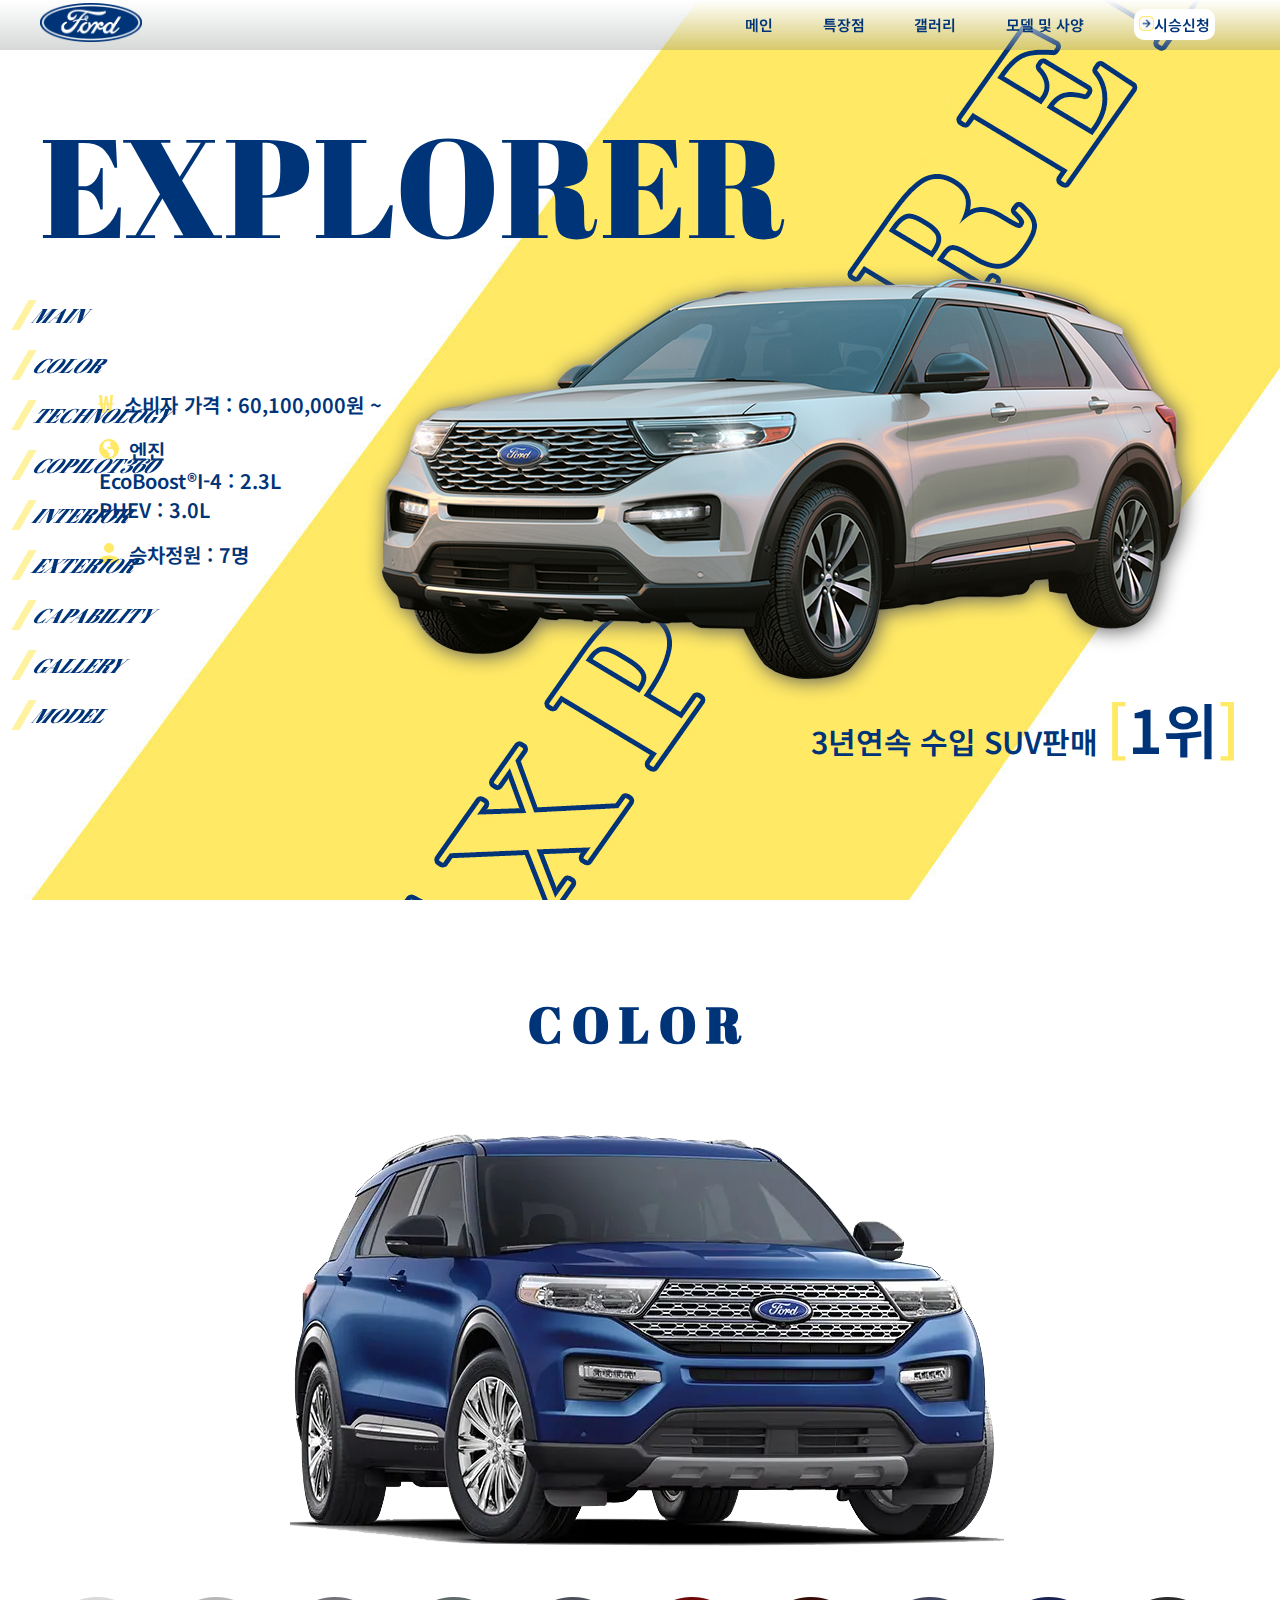
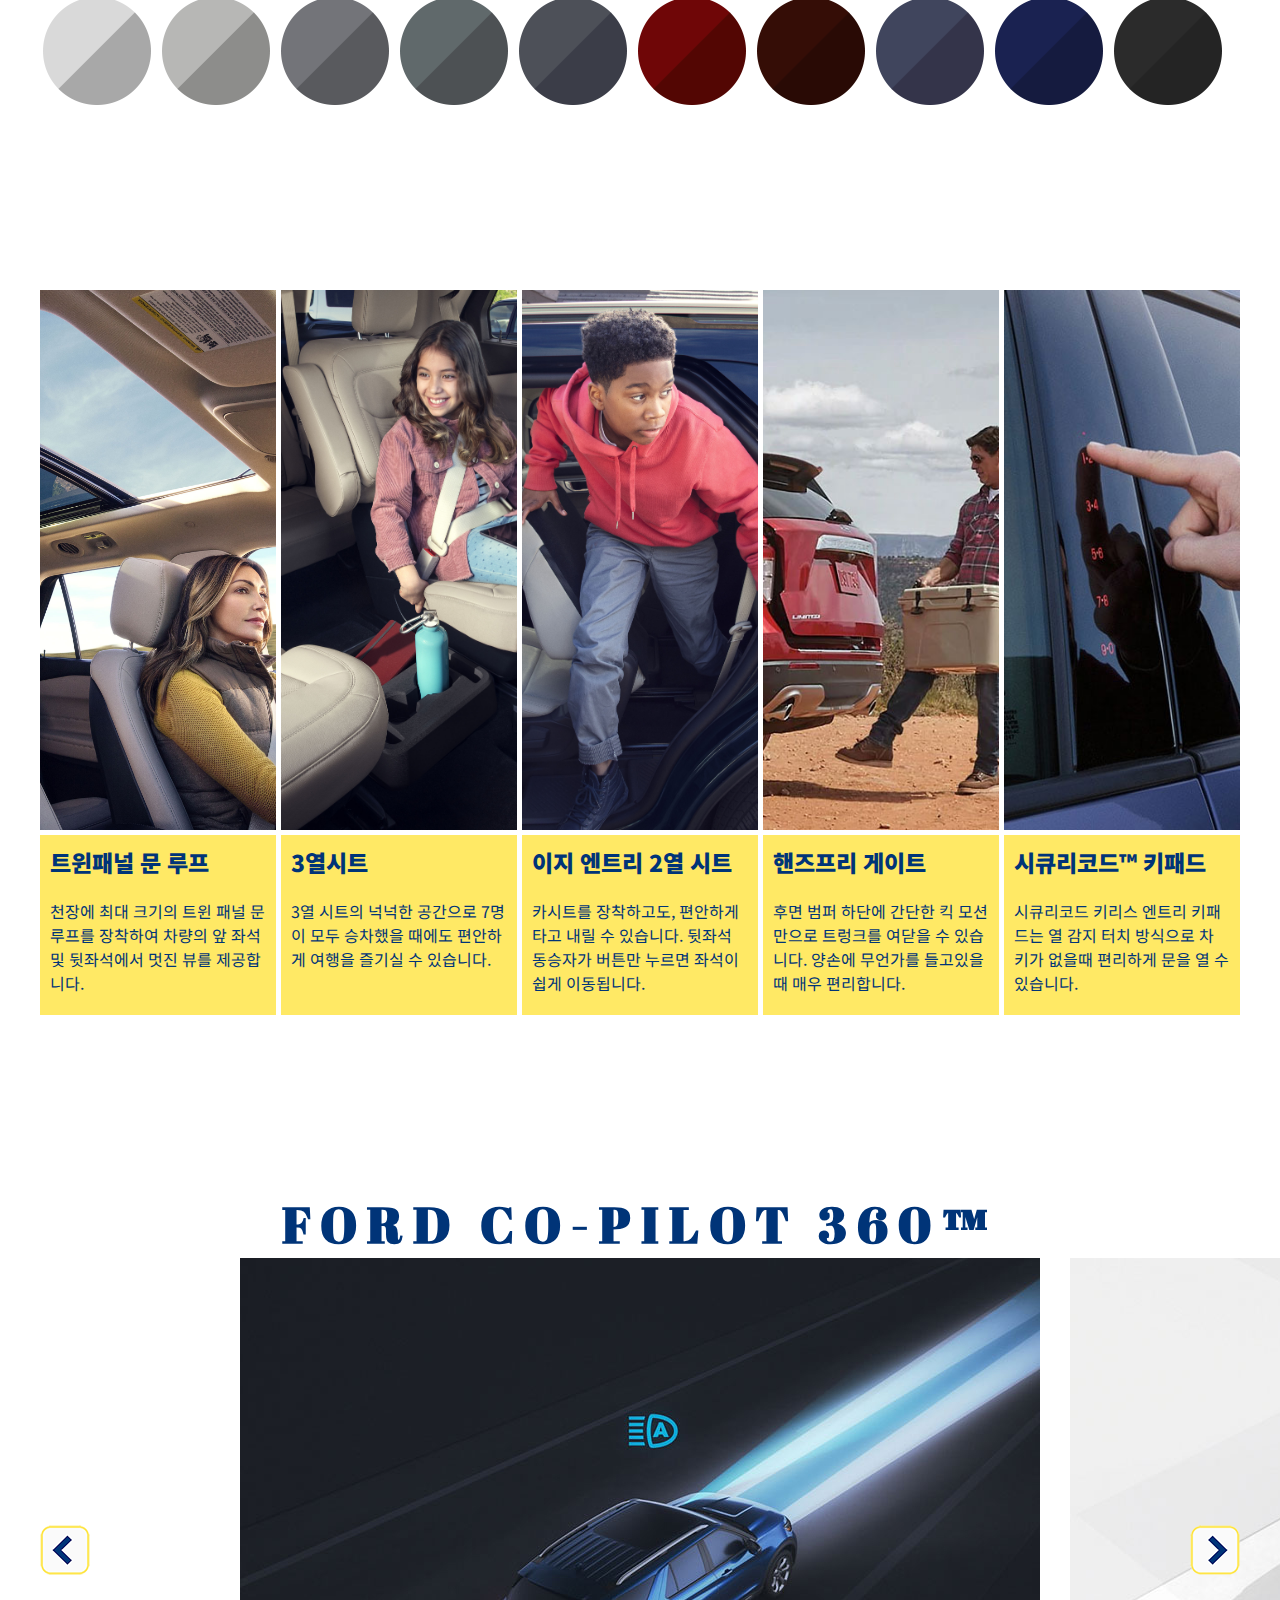
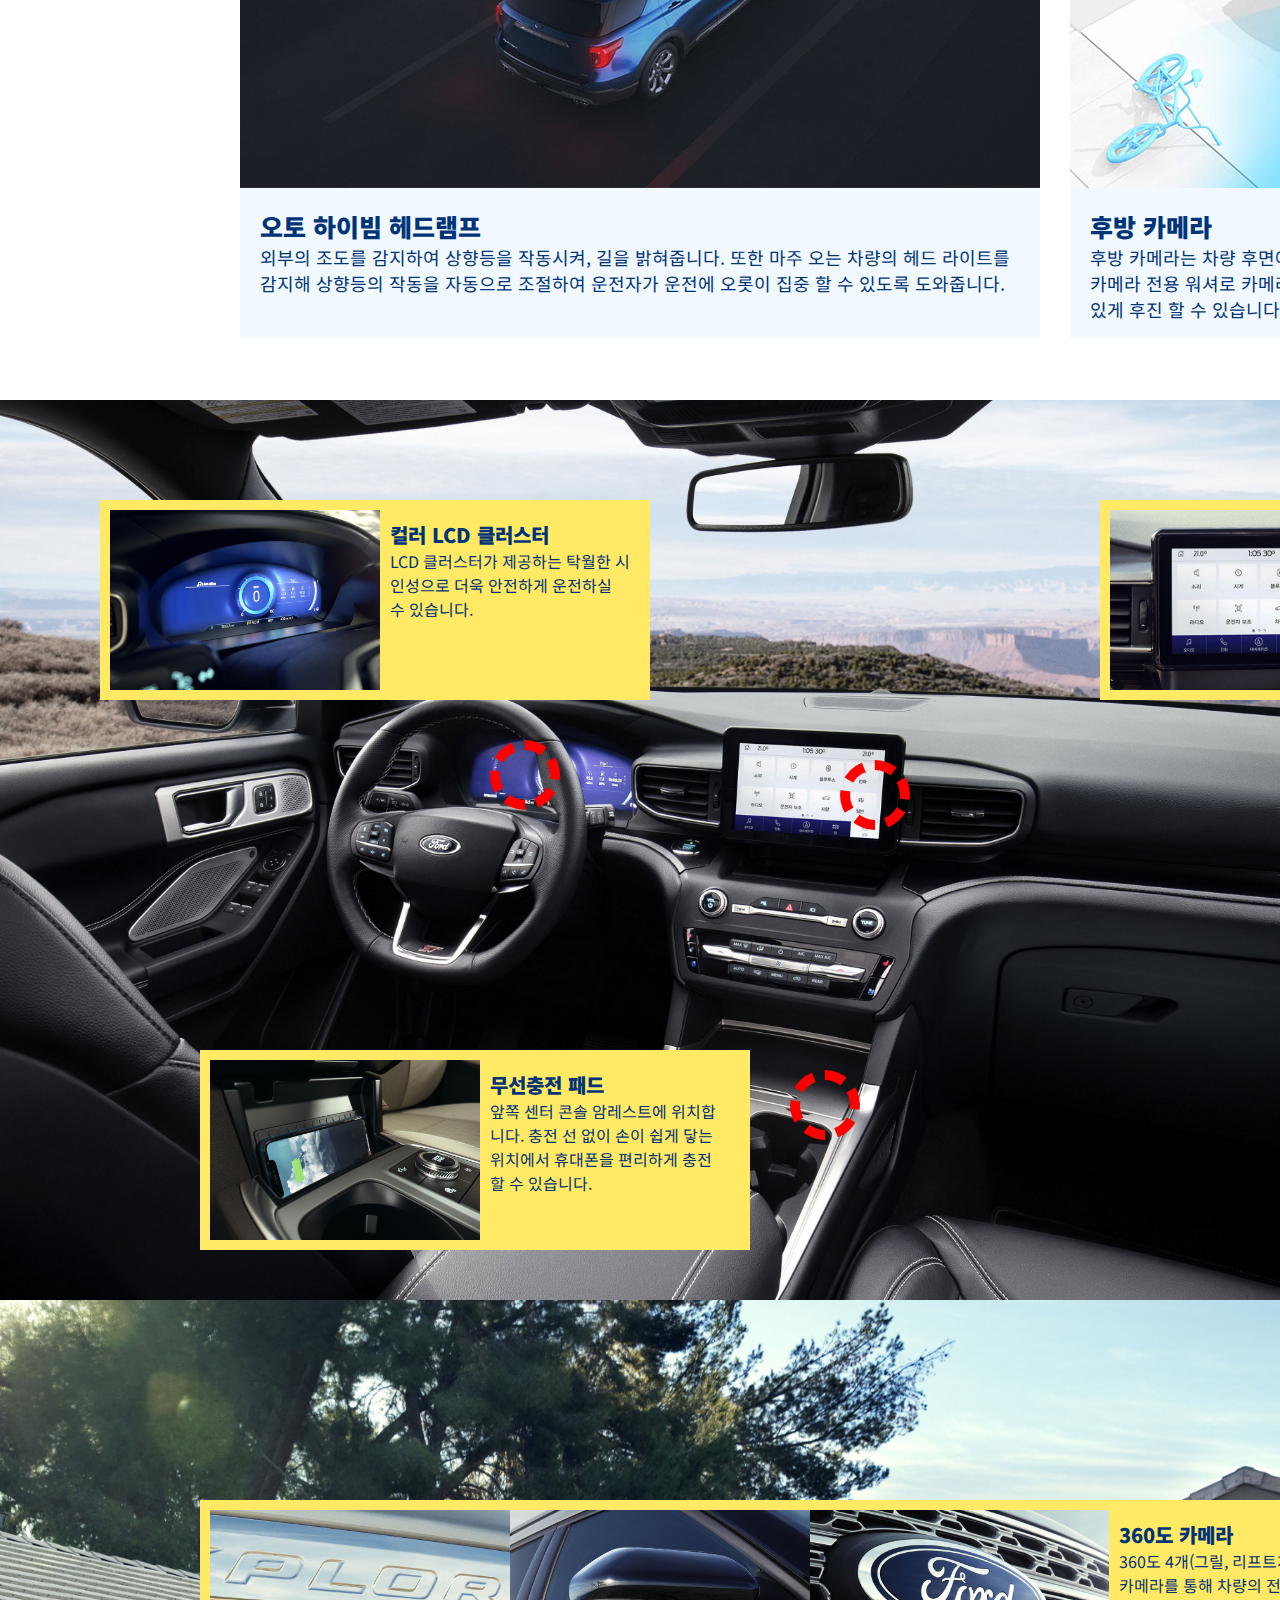
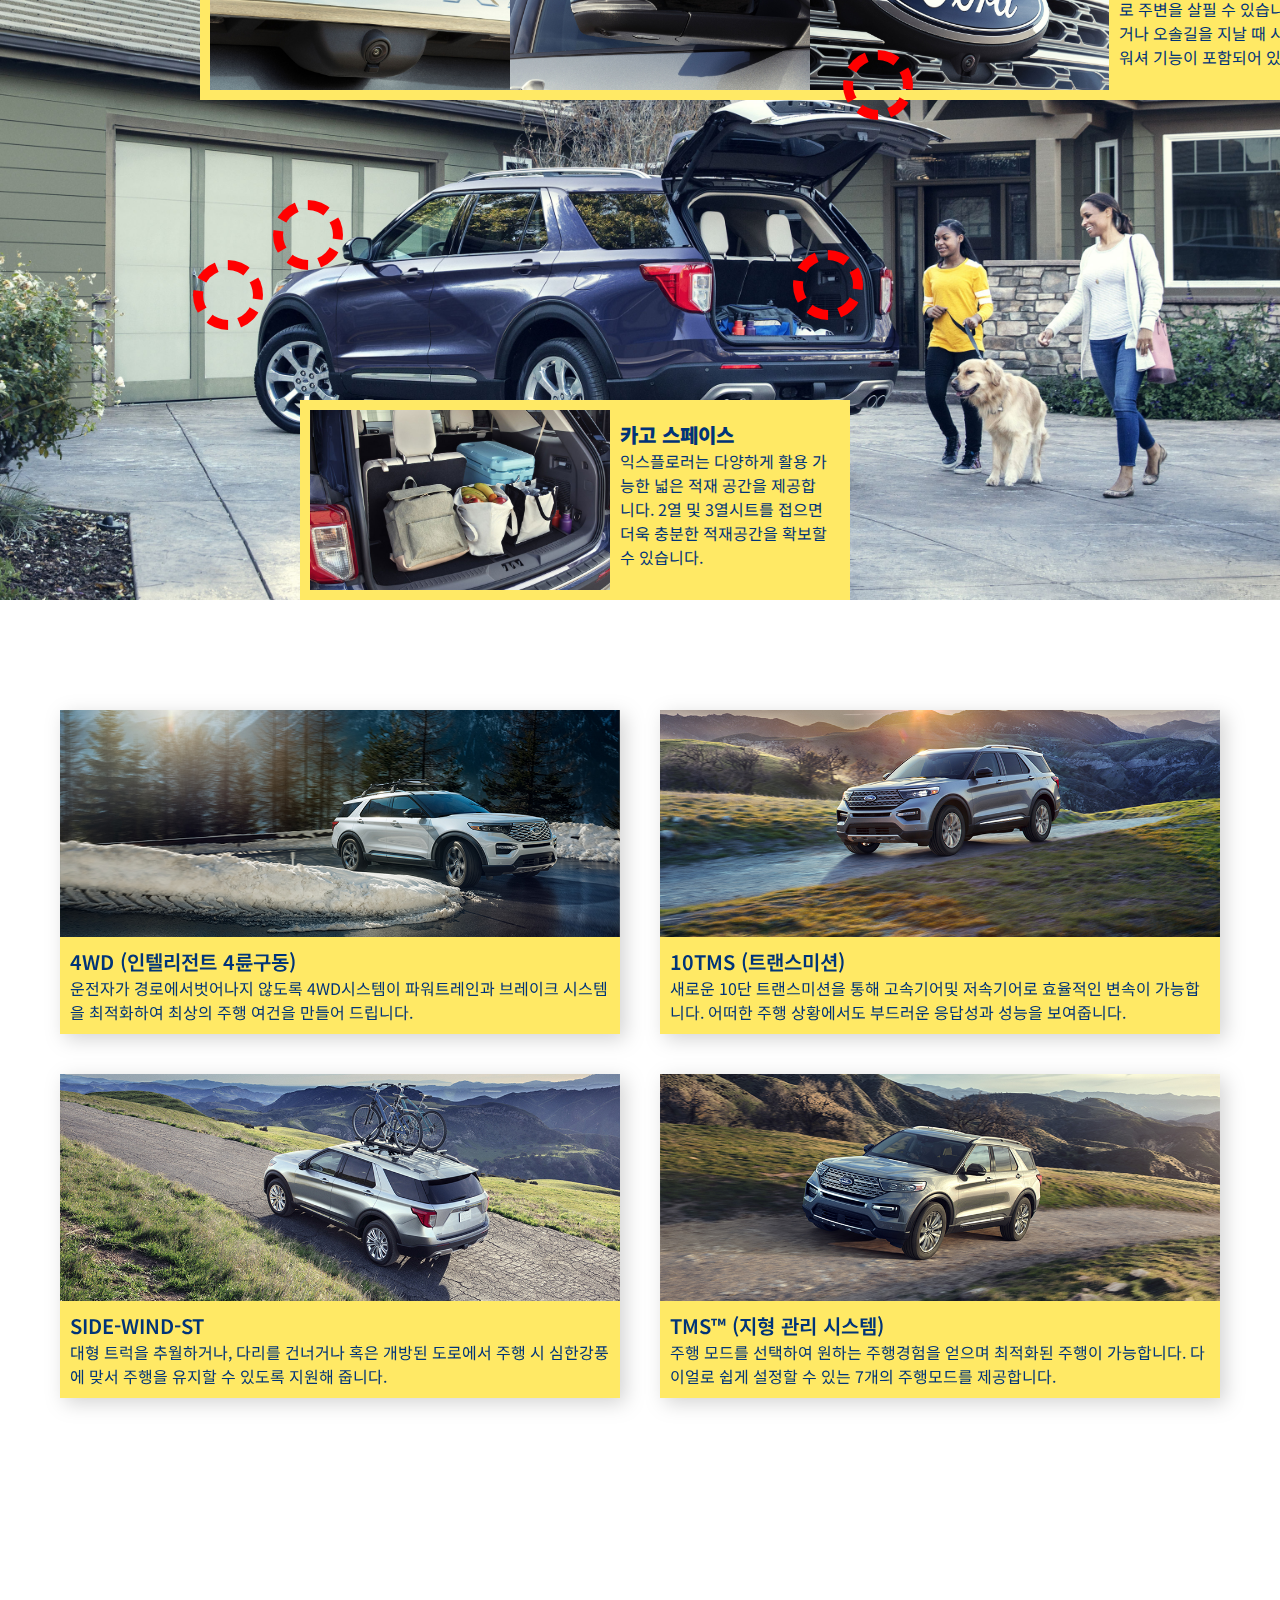
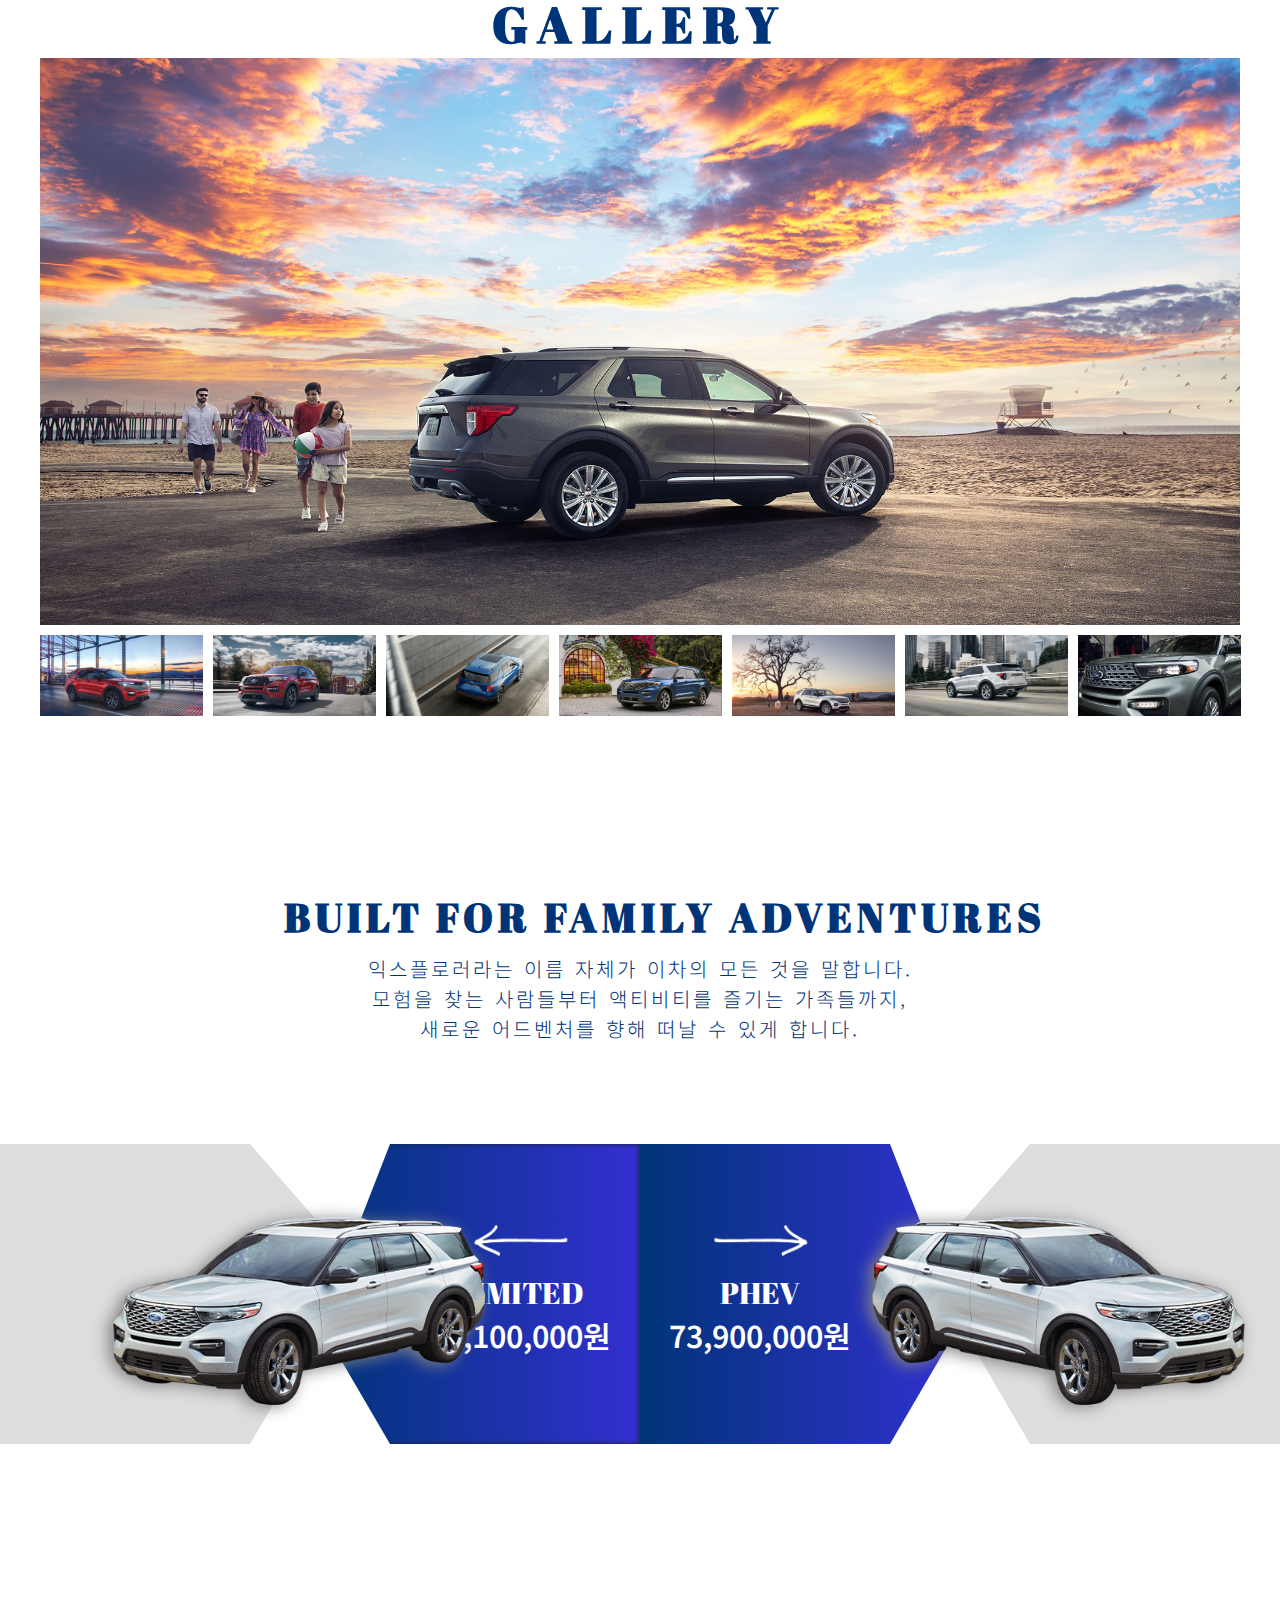
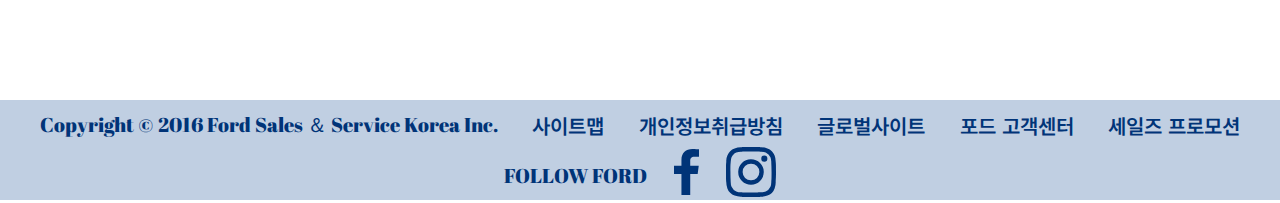
<file: ford/FORD.html>
<!DOCTYPE html>
<html lang="ko">
<head>
    <meta charset="UTF-8">
    <meta name="viewport" content="width=device-width, initial-scale-1,user-scalabe=no">
    
    <title>FORD</title>
    
    <link rel=stylesheet href="css/FORD.css">
    <link rel="stylesheet" href="css/slick.css">
    <link rel="stylesheet" href="css/lightgallery.css">
    
    <link href="https://fonts.googleapis.com/css2?family=Noto+Sans+KR:wght@100;300;400;500;700;900&display=swap" rel="stylesheet">
    <link href="https://fonts.googleapis.com/css2?family=Abril+Fatface&display=swap" rel="stylesheet">
    <link rel="icon" href="img/favicon.png">
    
</head>
<body>
<!--  header-->
   <header>
       <div class="nav">
         <div class="logo">
          <a href="FORD.html"><img src="img/HEADER/ford-logo.png" alt="로고"></a>
           </div>
           <ul class="menu-li">
               <li class="li"><a href="#main">메인</a></li>
               <li class="li"><a href="#sp">특장점</a></li>
               <li class="li"><a href="gallery.html">갤러리</a></li>
               <li class="li"><a href="model.html">모델 및 사양</a></li>
               <li class="li"><a href="testdrive.html"><img src="img/HEADER/right.png" alt="시승신청버튼">시승신청</a></li>
           </ul>
       </div>
   </header>
   <!--  //header-->
   
    <!--  indi-->
   <div class="indi-g">
       <ul class="indi-li">
           <li class="in"><span><em>MAIN</em></span></li>
           <li class="in"><span><em>COLOR</em></span></li>
           <li class="in"><span><em>TECHNOLOGY</em></span></li>
           <li class="in"><span><em>COPILOT360</em></span></li>
           <li class="in"><span><em>INTERIOR</em></span></li>
           <li class="in"><span><em>EXTERIOR</em></span></li>
           <li class="in"><span><em>CAPABILITY</em></span></li>
           <li class="in"><span><em>GALLERY</em></span></li>
           <li class="in"><span><em>MODEL</em></span></li>
       </ul>
   </div>
   <!--  //indi-->
    <!--  section1-->  
    <section class="s s1" id="main">

        <div class="container">
        
        <div class="title">EXPLORER</div>
        
        <div class="main">
        <div class="t-group1">
            <div class="t1"><span>₩</span>소비자 가격 : 60,100,000원 ~</div>
            <div class="t2"><span><img src="img/s1/earth.svg" alt="엔진아이콘"></span>엔진<br>EcoBoost®I-4 : 2.3L<br>PHEV : 3.0L</div>
            <div class="t3"><span><img src="img/s1/human.svg" alt="사람아이콘"></span>승차정원 : 7명</div>
        </div>
        
        <div class="main-car">
            <img src="img/s1/main-car.png" alt="메인차이미지">
        </div>
        
        
        </div>
        
        <div class="t-group2">
            <div class="t1">3년연속 수입 SUV판매
            <span>[<span class="t2">1위</span>]</span></div>
        </div>
        
        </div>
    </section>
    <!--  //section1-->
    
    <!--  section2--> 
    <section class="s s2">
        <div class="container">
          
           <div class="s2-t">COLOR</div>
             
              <div class="car">
               <img src="img/s2/1.png" alt="차컬러1">
               <img src="img/s2/2.png" alt="차컬러2">
               <img src="img/s2/3.png" alt="차컬러3">
               <img src="img/s2/4.png" alt="차컬러4">
               <img src="img/s2/5.png" alt="차컬러5">
               <img src="img/s2/6.png" alt="차컬러6">
               <img src="img/s2/7.png" alt="차컬러7">
               <img src="img/s2/8.png" alt="차컬러8">
               <img src="img/s2/9.png" alt="차컬러9">
               <img src="img/s2/10.png" alt="차컬러10">
               </div>
               
            <div class="color">
                <img src="img/s2/1-Oxford%20White.png" alt="차컬러1">
                <img src="img/s2/2-Star%20White%20Metallic%20Tri-Coat.png" alt="차컬러2">
                <img src="img/s2/3-Iconic%20Silver.png" alt="차컬러3">
                <img src="img/s2/4-Silver%20Spruce.png" alt="차컬러4"> 
                <img src="img/s2/5-Magnetic.png" alt="차컬러5">
                <img src="img/s2/6-Rapid%20Red%20Metallic%20Tinted%20Clearcoat.png" alt="차컬러6">
                <img src="img/s2/7-Rich%20Copper%20Metallic%20Tinted%20Clearcoat.png" alt="차컬러7">
                <img src="img/s2/8-Blue.png" alt="차컬러8">
                <img src="img/s2/9-Atlas%20Blue.png" alt="차컬러9">
                <img src="img/s2/10-Agate%20Black.png" alt="차컬러10">
                </div>
            </div>
    </section>
    <!--  //section2--> 
    
    <!--  section3--> 
    <section class="s s3" id="sp">
          
           <div class="container">
           
            <div class="s3-b lightgallery">
              
               <a href="img/s3/1-m.jpg">
                <img src="img/s3/1.jpg" alt="트윈패널 문 루프">
                <div class="s3-b-mini">
                    <div class="t1">트윈패널 문 루프</div>
                    <div class="t2">천장에 최대 크기의 트윈 패널 문 루프를 장착하여 차량의 앞 좌석 및 뒷좌석에서 멋진 뷰를 제공합니다.</div>
                </div>
                </a>
                
                 <a href="img/s3/2-m.jpg">
                   <img src="img/s3/2.jpg" alt="3열시트">
                <div class="s3-b-mini">
                    <div class="t1">3열시트</div>
                    <div class="t2">3열 시트의 넉넉한 공간으로 7명이 모두 승차했을 때에도 편안하게 여행을 즐기실 수 있습니다.</div>
                </div>
                </a>
                
                <a href="img/s3/3-m.jpg">
                   <img src="img/s3/3.jpg" alt="이지 엔트리 2열 시트">
                <div class="s3-b-mini">
                    <div class="t1">이지 엔트리 2열 시트</div>
                    <div class="t2">카시트를 장착하고도, 편안하게 타고 내릴 수 있습니다. 뒷좌석 동승자가 버튼만 누르면 좌석이 쉽게 이동됩니다.</div>
                </div>
                </a>
                
                <a href="img/s3/4-m.jpg">
                   <img src="img/s3/4.jpg" alt="핸즈프리 게이트">
                <div class="s3-b-mini">
                    <div class="t1">핸즈프리 게이트</div>
                    <div class="t2">후면 범퍼 하단에 간단한 킥 모션만으로 트렁크를 여닫을 수 있습니다. 양손에 무언가를 들고있을 때 매우 편리합니다.</div>
                </div>
                </a>
                
                <a href="img/s3/5-m.jpg">
                   <img src="img/s3/5.jpg" alt="시큐리코드™ 키패드">
                <div class="s3-b-mini">
                    <div class="t1">시큐리코드™ 키패드</div>
                    <div class="t2">시큐리코드 키리스 엔트리 키패드는 열 감지 터치 방식으로 차 키가 없을때 편리하게 문을 열 수 있습니다.</div>
                </div>
                </a>
                
            </div>
            
        </div>
    </section>
    <!--  section3--> 
    
    <!--  section4--> 
    <section class="s s4">
      
      <div class="container">
      
       <div class="s4-t">FORD CO-PILOT 360™</div>
           
           <div class="s4-arrow">
            <img src="img/s4/left.png" class="left" alt="화살표왼쪽">
            <img src="img/s4/right.png" class="right" alt="화살표왼쪽">
            </div>
            
            <div class="s4-img-group">
                <img src="img/s4/1.jpg" alt="코파일럿1">
                <img src="img/s4/2.jpg" alt="코파일럿2">
                <img src="img/s4/3.jpg" alt="코파일럿3">
                <img src="img/s4/4.jpg" alt="코파일럿4">
                <img src="img/s4/5.jpg" alt="코파일럿5">
                <img src="img/s4/6.jpg" alt="코파일럿6">
            </div>
            
            <div class="s4-ex">
            
            <div class="s4-bt">
            
            <div class="s4-b">
                <div class="t1">오토 하이빔 헤드램프</div>
                <div class="t2">외부의 조도를 감지하여 상향등을 작동시켜, 길을 밝혀줍니다. 또한 마주 오는 차량의 헤드 라이트를 감지해 상향등의 작동을 자동으로 조절하여 운전자가 운전에 오롯이 집중 할 수 있도록 도와줍니다.</div>
            </div>
            
            <div class="s4-b">
                <div class="t1">후방 카메라</div>
                <div class="t2">후방 카메라는 차량 후면에 대한 뛰어난 시야를 제공하여 후진을 한층 쉽게 만들어줍니다. 또한 후방카메라 전용 워셔로 카메라에 이물질(먼지,눈 등)이 끼지 않도록 하여 어떤 상황에서도 안전하고 자신있게 후진 할 수 있습니다.</div>
            </div>
            
            <div class="s4-b">
                <div class="t1">차선유지 시스템</div>
                <div class="t2">운전자가 잠시 한 눈을 판 순간에도 차선을 이탈하지 않도록 방지해 줍니다. 스캔을 통해 도로 위에서 차선 간에 차량의 위치를 파악하여 운행 중 차선을 이탈 했을 시, 운전자에게 경고 신호를 보냅니다. 여러 번 차선 이탈 움직임을 보이면 커피 컵 모양의 아이콘이 깜박이며 휴식이 필요함을 알려드립니다.</div>
            </div>
            
            <div class="s4-b">
                <div class="t1">어댑티브 크루즈 컨트롤</div>
                <div class="t2">Stop ＆ Go기능으로 주행속도 유지를 도와주며, 교통이 정체되거나 속도가 줄어든 경우 그에 맞게 속도를 조절합니다. 전방의 차량들이 속도를 올리기 시작하면 다시 기존에 세팅한 속도로 주행합니다. 레인 센터링 시스템을 더해 차선을 스캔하여 차량이 차선 중앙에 위치할 수 있도록 도와줍니다.</div>
            </div>
            
            <div class="s4-b">
                <div class="t1">자동 긴급 제동 시스템</div>
                <div class="t2">전방의 도로를 스캔함으로써 진행 방향의 차량이나 보행자와의 잠재적인 추돌을 경고해줍니다. 급박한 상황에서 운전자가 아무런 조치를 취하지 않을 경우 브레이크가 자동으로 가동됩니다. 필요한 상황에서만 작동 되도록 설계되었습니다.</div>
            </div>
            
            <div class="s4-b">
                <div class="t1">BLIS®및 교차 충돌 경고 기능</div>
                <div class="t2">주차장 혹은 진입로 등에서 천천히 후진할 때 접근하는 차량들을 감지하고 경고해주며, 사각 지대에 있는 차량을 감지하여 경고 신호를 보내줍니다.</div>
            </div>
            
            </div>
        </div>
        
        </div>
        
    </section>
    <!--  //section4--> 
    
    <!--  section5--> 
    <section class="s s5">
    
       <div class="s5-b">
        <div class="s5-b-in">
               <img src="img/s5/1.jpg" alt="컬러 LCD 클러스터">
               <div class="s5-b-in-t">
               <div class="t1">컬러 LCD 클러스터</div>
               <div class="t2">LCD 클러스터가 제공하는 탁월한 시인성으로 더욱 안전하게 운전하실 수 있습니다.</div>
               </div>
           </div>
       </div>
       
       <div class="s5-b">
           <div class="s5-b-in">
               <img src="img/s5/2.jpg" alt="LCD 정전식 터치 스크린">
               <div class="s5-b-in-t">
               <div class="t1">LCD 정전식 터치 스크린</div>
               <div class="t2">음성 인식 기능 및 터치 조작에 대한 응답성이 빠르고 탁월합니다. 뿐만 아니라 다양한 운전자 보조 기능을 터치 스크린에서 설정할 수 있습니다.</div>
               </div>
           </div>
       </div>
       
        <div class="s5-b">
           <div class="s5-b-in">
               <img src="img/s5/3.jpg" alt="무선충전 패드">
               <div class="s5-b-in-t">
               <div class="t1">무선충전 패드</div>
               <div class="t2">앞쪽 센터 콘솔 암레스트에 위치합니다. 충전 선 없이 손이 쉽게 닿는 위치에서 휴대폰을 편리하게 충전 할 수 있습니다.</div>
           </div>
           </div>
       </div>
       
       <div class="circle">
       <span class="circle1"></span>
       <span class="circle2"></span>
       <span class="circle3"></span>
       </div>
       
    </section>
    <!--  //section5--> 
    
    <!--  section6--> 
    <section class="s s6">
      
       <div class="s6-b">
          
           <div class="s6-b-c"></div>
           <div class="s6-b-line"></div>
           
           <div class="s6-b-c"></div>
           <div class="s6-b-line"></div>
           
           <div class="s6-b-c"></div>
           <div class="s6-b-line"></div>
           
           <div class="s6-b-in">
               <img src="img/s6/1.jpg" alt="360카메라1">
               <img src="img/s6/2.jpg" alt="360카메라2">
               <img src="img/s6/3.jpg" alt="360카메라3">
               <div class="s6-b-in-t">
               <div class="t1">360도 카메라</div>
               <div class="t2">360도 4개(그릴, 리프트게이트, 양쪽 사이드뷰 미러)의 카메라를 통해 차량의 전면, 후면, 측면 등 다양한 각도로 주변을 살필 수 있습니다. 좁은 공간에서 빠져 나오거나 오솔길을 지날 때 시야 확보를 도와주며 전,후면 워셔 기능이 포함되어 있습니다.</div>
               </div>
           </div>
       </div>
       
       <div class="s6-b">
          
           <div class="s6-b-c"></div>
           <div class="s6-b-line"></div>
           
           <div class="s6-b-in">
               <img src="img/s6/4.jpg" alt="카고 스페이스">
               <div class="s6-b-in-t">
               <div class="t1">카고 스페이스</div>
               <div class="t2">익스플로러는 다양하게 활용 가능한 넓은 적재 공간을 제공합니다. 2열 및 3열시트를 접으면 더욱 충분한 적재공간을 확보할 수 있습니다.</div>
               </div>
           </div>
           
        </div>
        
        <div class="circle">
        <span class="circle1"></span>
       <span class="circle2"></span>
       <span class="circle3"></span>
       <span class="circle4"></span>
        </div>
   </section> 
    <!--  //section6--> 
    
    <!--  section7--> 
    <section class="s s7">
      
       <div class="container">
       
        <div class="s7-b" style="background: url(img/s7/2.jpg) center; background-size: cover;">
        <div class="s7-b-m">
            <p class="s7-t">4WD (인텔리전트 4륜구동)</p>
            <p>운전자가 경로에서벗어나지 않도록 4WD시스템이 파워트레인과 브레이크 시스템을 최적화하여 최상의 주행 여건을 만들어 드립니다.</p>
        </div>
        </div>
        
        <div class="s7-b" style="background: url(img/s7/3.jpg) center; background-size: cover;">
        <div class="s7-b-m">
            <p class="s7-t">10TMS (트랜스미션)</p>
            <p>새로운 10단 트랜스미션을 통해 고속기어및 저속기어로 효율적인 변속이 가능합니다. 어떠한 주행 상황에서도 부드러운 응답성과 성능을 보여줍니다.</p>
        </div>   
            
        </div>
        <div class="s7-b" style="background: url(img/s7/4.jpg) center; background-size: cover;">
        <div class="s7-b-m">
            <p class="s7-t">SIDE-WIND-ST</p>
            <p>대형 트럭을 추월하거나, 다리를 건너거나 혹은 개방된 도로에서 주행 시 심한강풍에 맞서 주행을 유지할 수 있도록 지원해 줍니다.</p>
        </div>    
        </div>
        <div class="s7-b" style="background: url(img/s7/5.jpg) center; background-size: cover;">
        <div class="s7-b-m">
            <p class="s7-t">TMS™ (지형 관리 시스템)</p>
            <p>주행 모드를 선택하여 원하는 주행경험을 얻으며 최적화된 주행이 가능합니다. 다이얼로 쉽게 설정할 수 있는 7개의 주행모드를 제공합니다.</p>
        </div>    
        </div>
        
        </div>
        
    </section>
    <!--  //section7--> 
    
    <!--  section8--> 
    <section class="s s8" id="gallery">
       <div class="container">
        <div class="s8-t">GALLERY</div>
        
        <div class="img-g">
            <div class="s8-img-b"><img src="img/s8/M-1.jpg" alt="갤러리빅"></div>
            <div class="s8-img-s-g">
            <div class="s8-img-s 1"><img src="img/s8/1.jpg" alt="갤러리스몰1"></div>
            <div class="s8-img-s 2"><img src="img/s8/2.jpg" alt="갤러리스몰2"></div>
            <div class="s8-img-s 3"><img src="img/s8/3.jpg" alt="갤러리스몰3"></div>
            <div class="s8-img-s 4"><img src="img/s8/4.jpg" alt="갤러리스몰4"></div>
            <div class="s8-img-s 5"><img src="img/s8/5.jpg" alt="갤러리스몰5"></div>
            <div class="s8-img-s 6"><img src="img/s8/6.jpg" alt="갤러리스몰6"></div>
            <div class="s8-img-s 7"><img src="img/s8/7.jpg" alt="갤러리스몰7"></div>
            </div>
           </div>
        </div>
    </section>
    <!--  //section8--> 
    
    <!--  section9--> 
    <section class="s s9" id="model">
        <div class="text-group">
            <div class="t1">BUILT FOR FAMILY ADVENTURES</div>
            <div class="t2">익스플로러라는 이름 자체가 이차의 모든 것을 말합니다.<br>모험을 찾는 사람들부터 액티비티를 즐기는 가족들까지,<br>새로운 어드벤처를 향해 떠날 수 있게 합니다.</div>
        </div>
        
        <div class="mains">
          <div class="bu b1">
               <div class="tri5"></div>
               <div class="tri6"></div>
                <img src="img/s9/s9-1.png" alt="모델차사진왼쪽">
            </div>
            <div class="bu b2">
               <div class="tri1"></div>
               <div class="tri2"></div>
                <img src="img/s9/left.png" alt="모델화살표왼쪽">
                <div class="limi"><span>LIMITED</span><br>60,100,000원</div>
            </div>
           <div class="bu b3">
               <div class="tri3"></div>
               <div class="tri4"></div>
                <img src="img/s9/right.png" alt="모델화살표오른쪽">
                <div class="phev"><span>PHEV</span><br>73,900,000원</div>
            </div>
            <div class="bu b4">
               <div class="tri7"></div>
               <div class="tri8"></div>
                <img src="img/s9/s9-4.png" alt="모델차사진왼쪽">
            </div>
        </div>
    </section>
    <!--  //section9--> 
    
    <!--  footer--> 
    <footer>
       <div class="foot">
        <div class="foot-t1-g">
            <div class="t1">Copyright © 2016 Ford Sales ＆ Service Korea Inc.</div>
            <div class="t1">사이트맵</div>
            <div class="t1">개인정보취급방침</div>
            <div class="t1">글로벌사이트</div>
            <div class="t1">포드 고객센터</div>
            <div class="t1">세일즈 프로모션</div>
        </div>
        <div class="foot-t2-g">
            <div class="t2">FOLLOW FORD</div>
            <div class="fb"><img src="img/FOOTER/fb.svg" alt="페이스북아이콘"></div>
            <div class="ins"><img src="img/FOOTER/ins.svg" alt="인스타아이콘"></div>
        </div>
        </div>
    </footer>
    <!--  //footer--> 
    
</body>
</html>

<script src="https://code.jquery.com/jquery-3.5.1.min.js"></script>
<script type="text/javascript" src="js/lightgallery.min.js"></script>
<script type="text/javascript" src="js/lightgallery-all.min.js"></script>
<script src="js/FORD.js"></script>
</file>
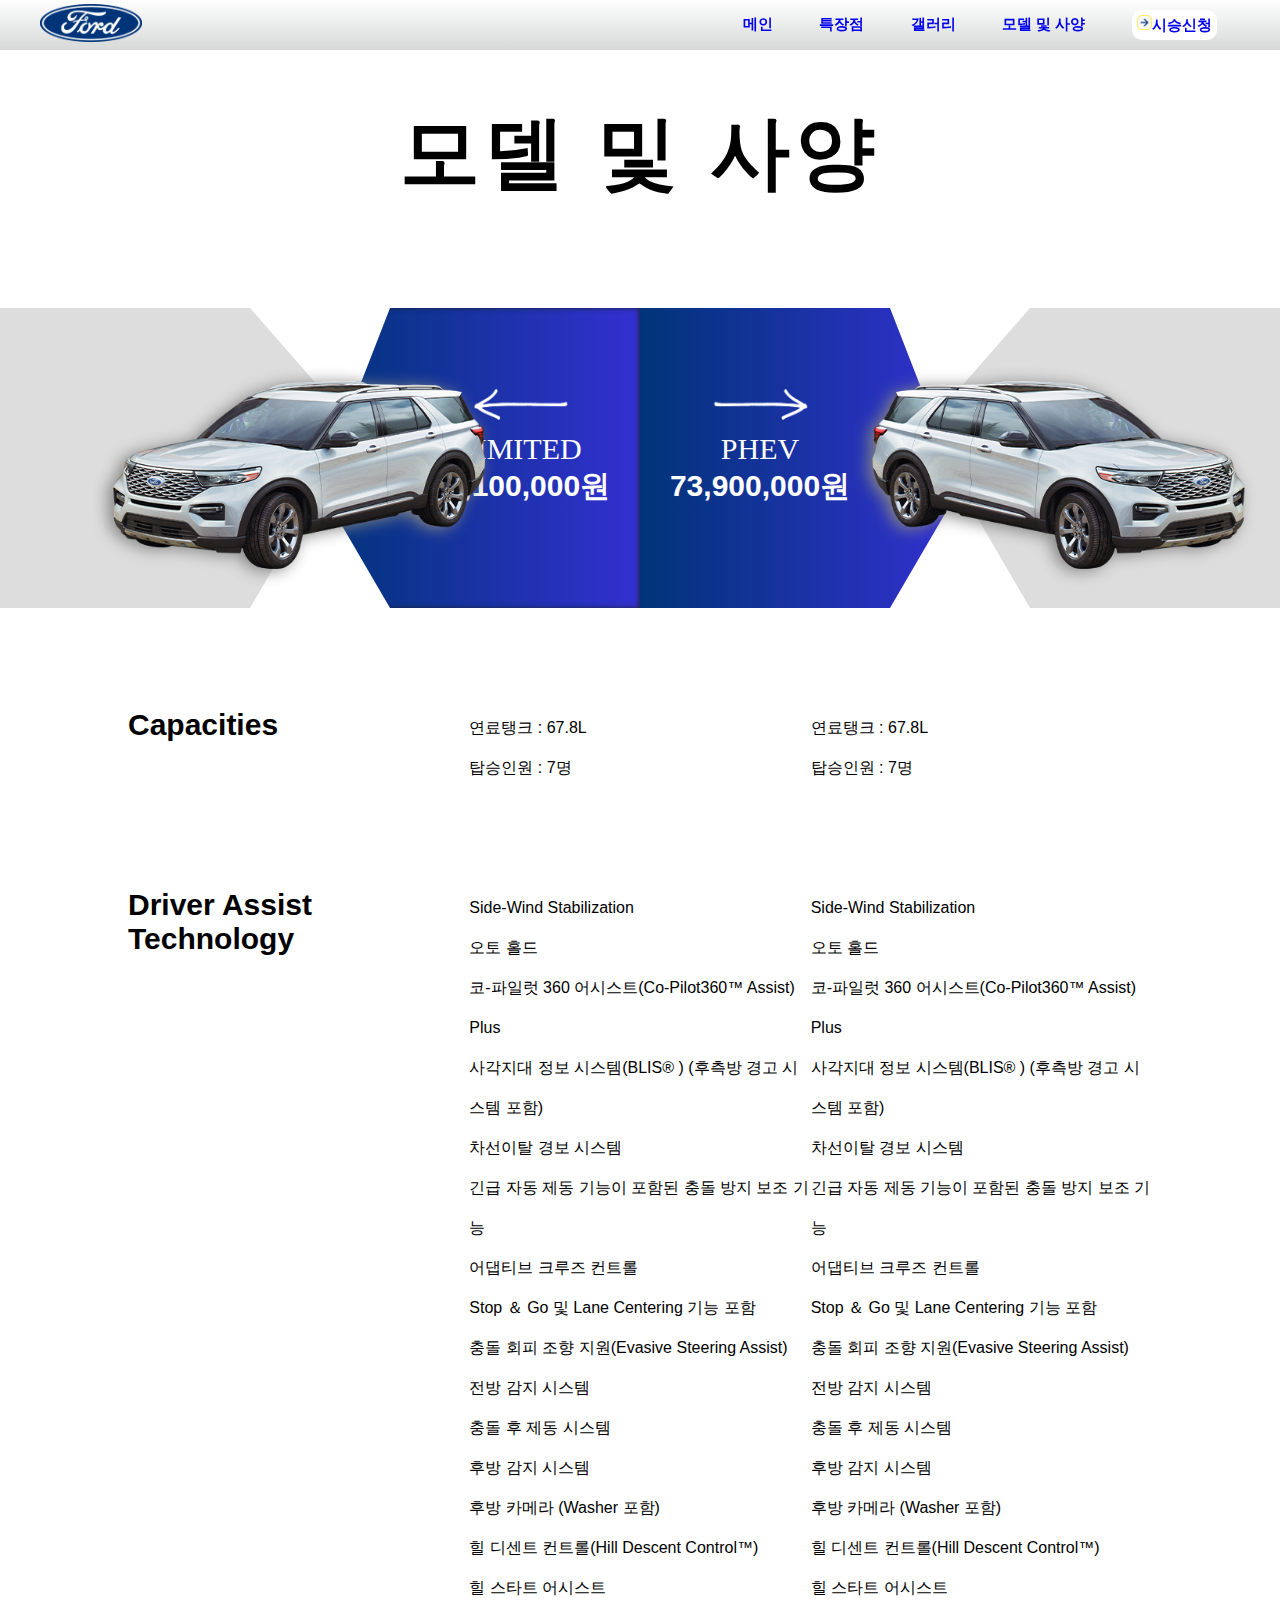
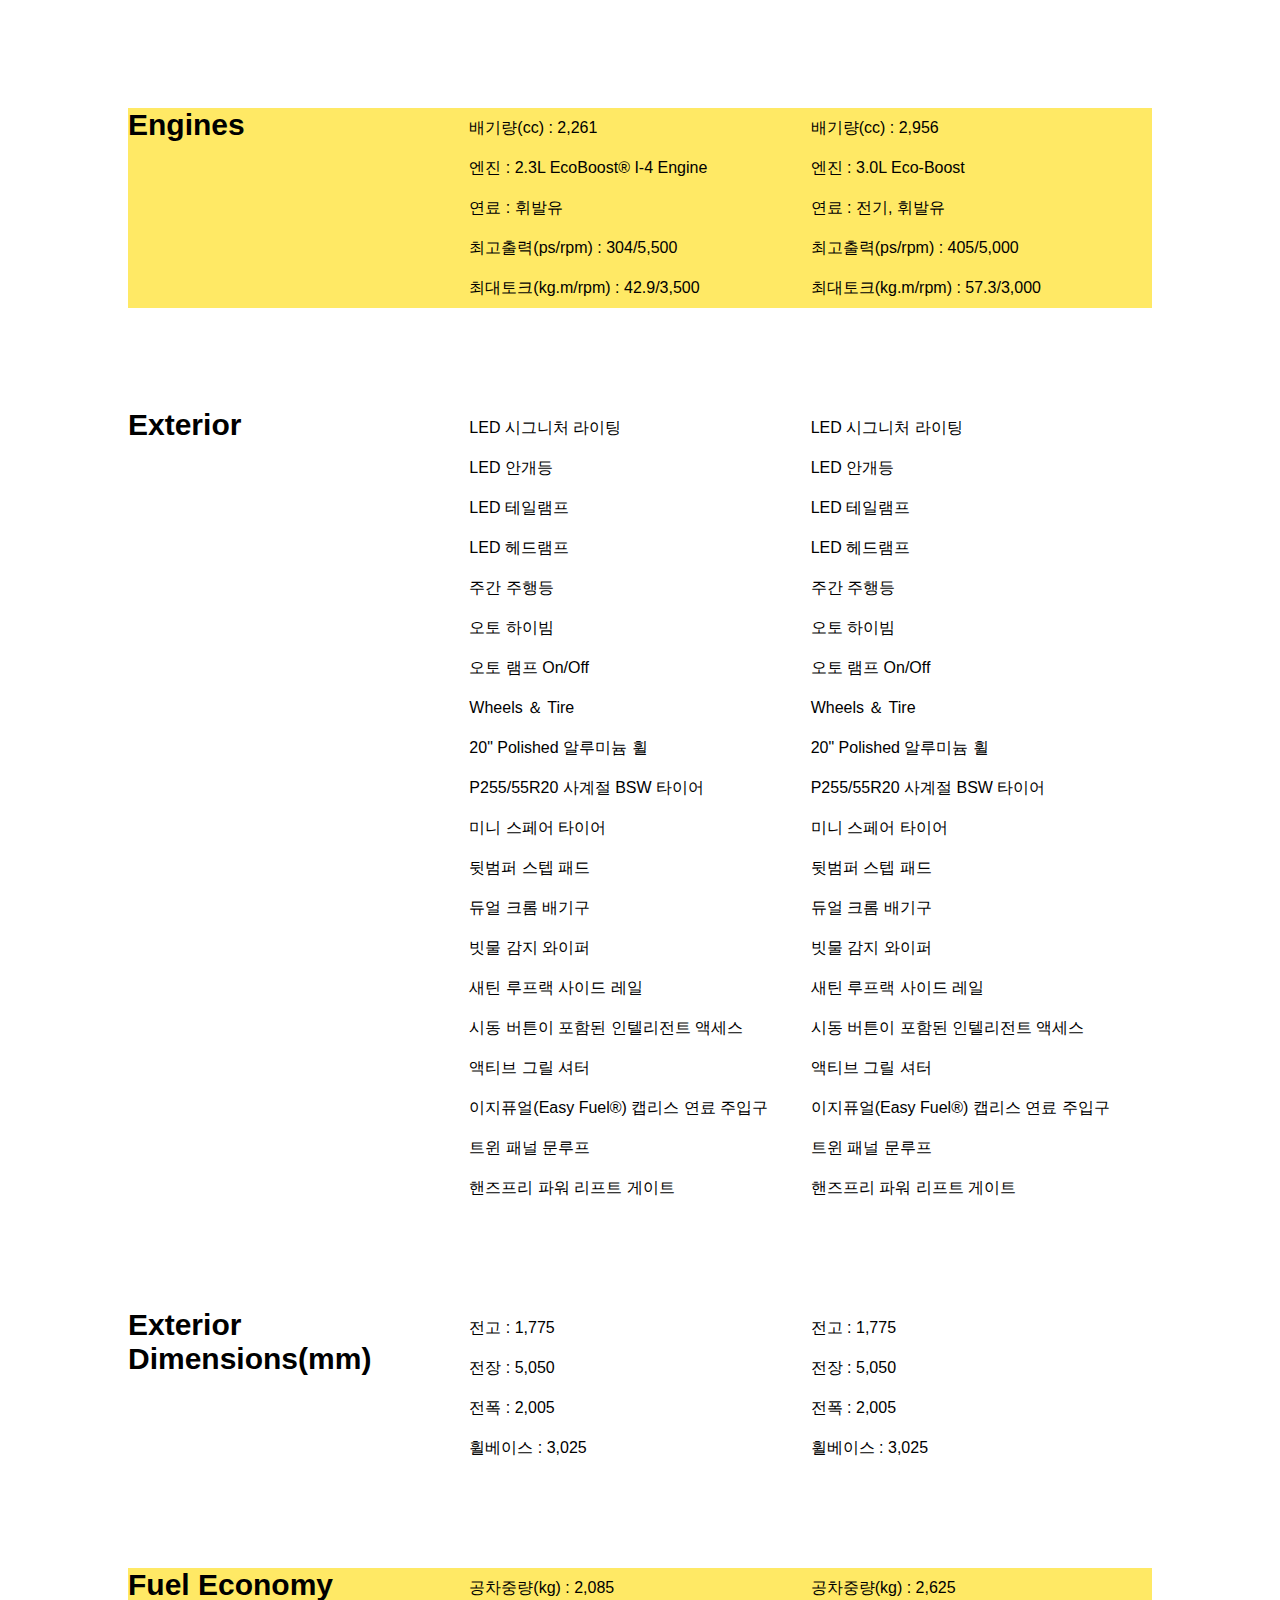
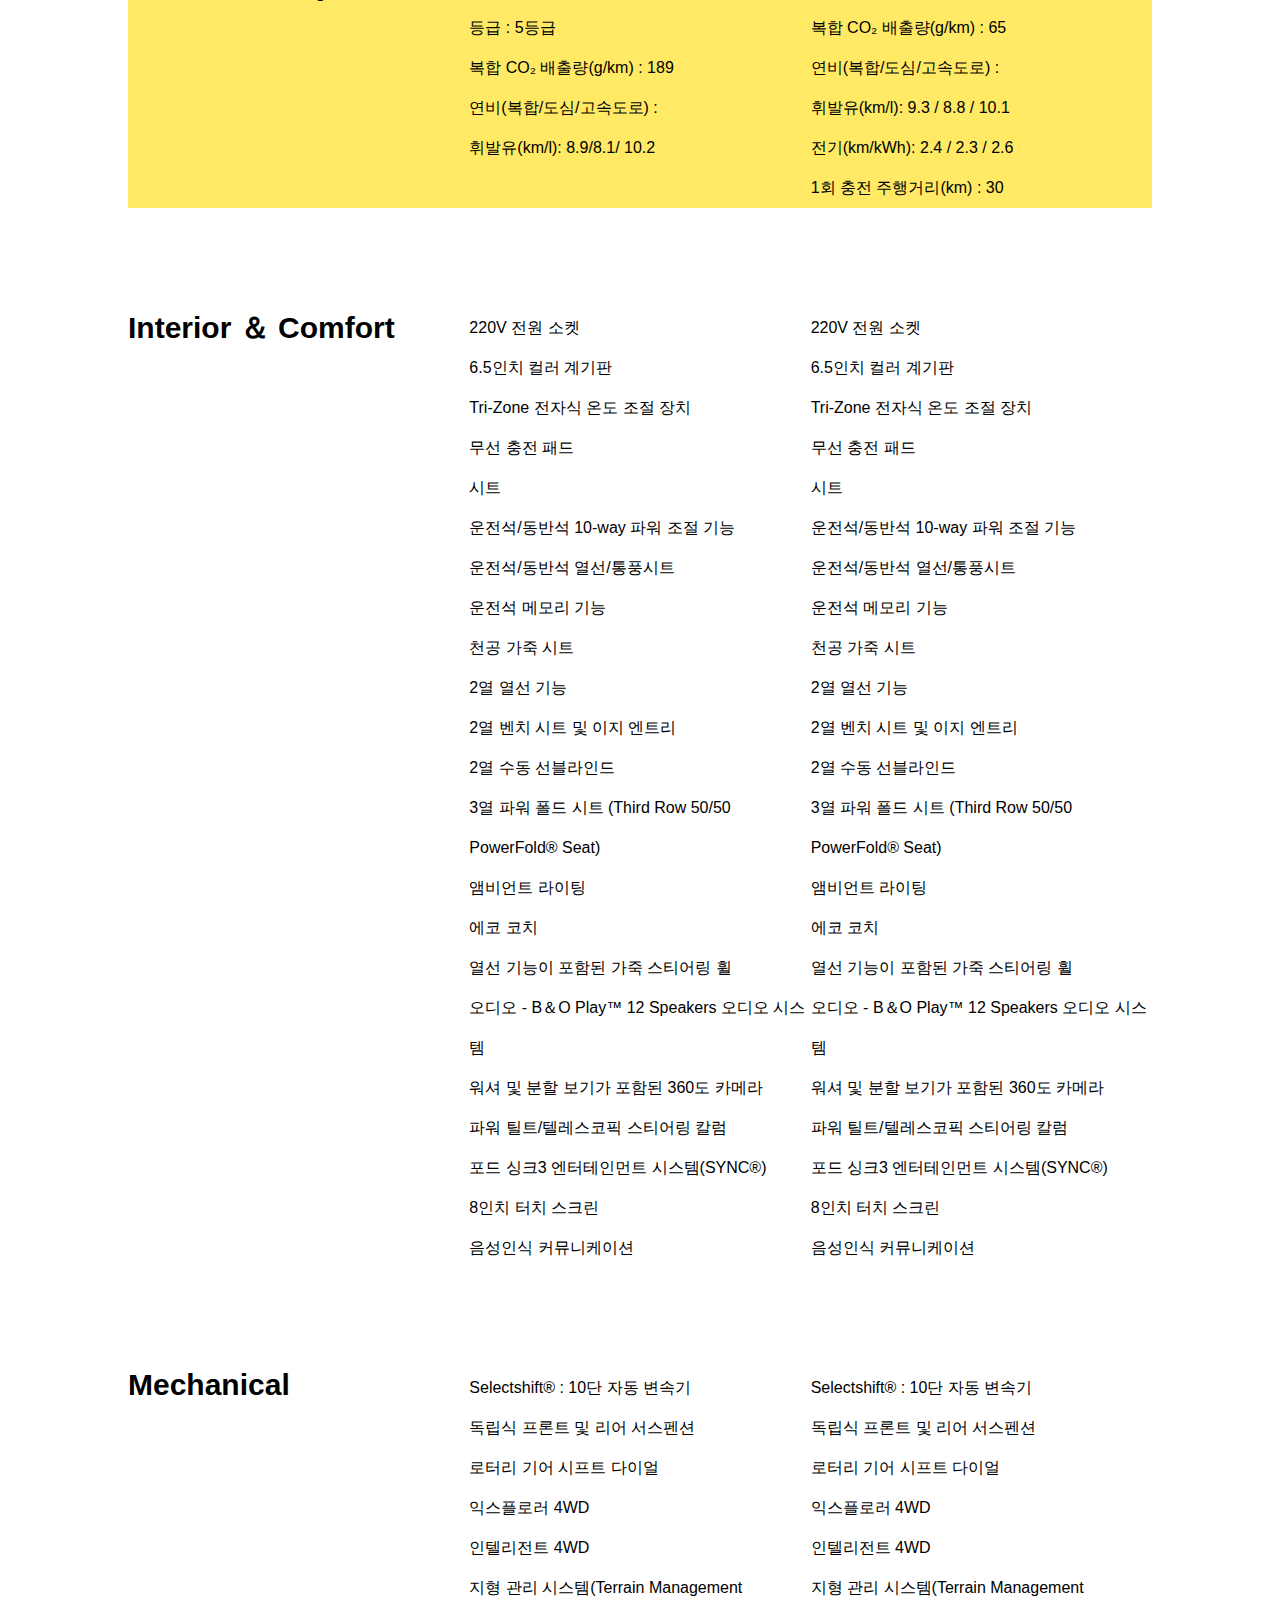
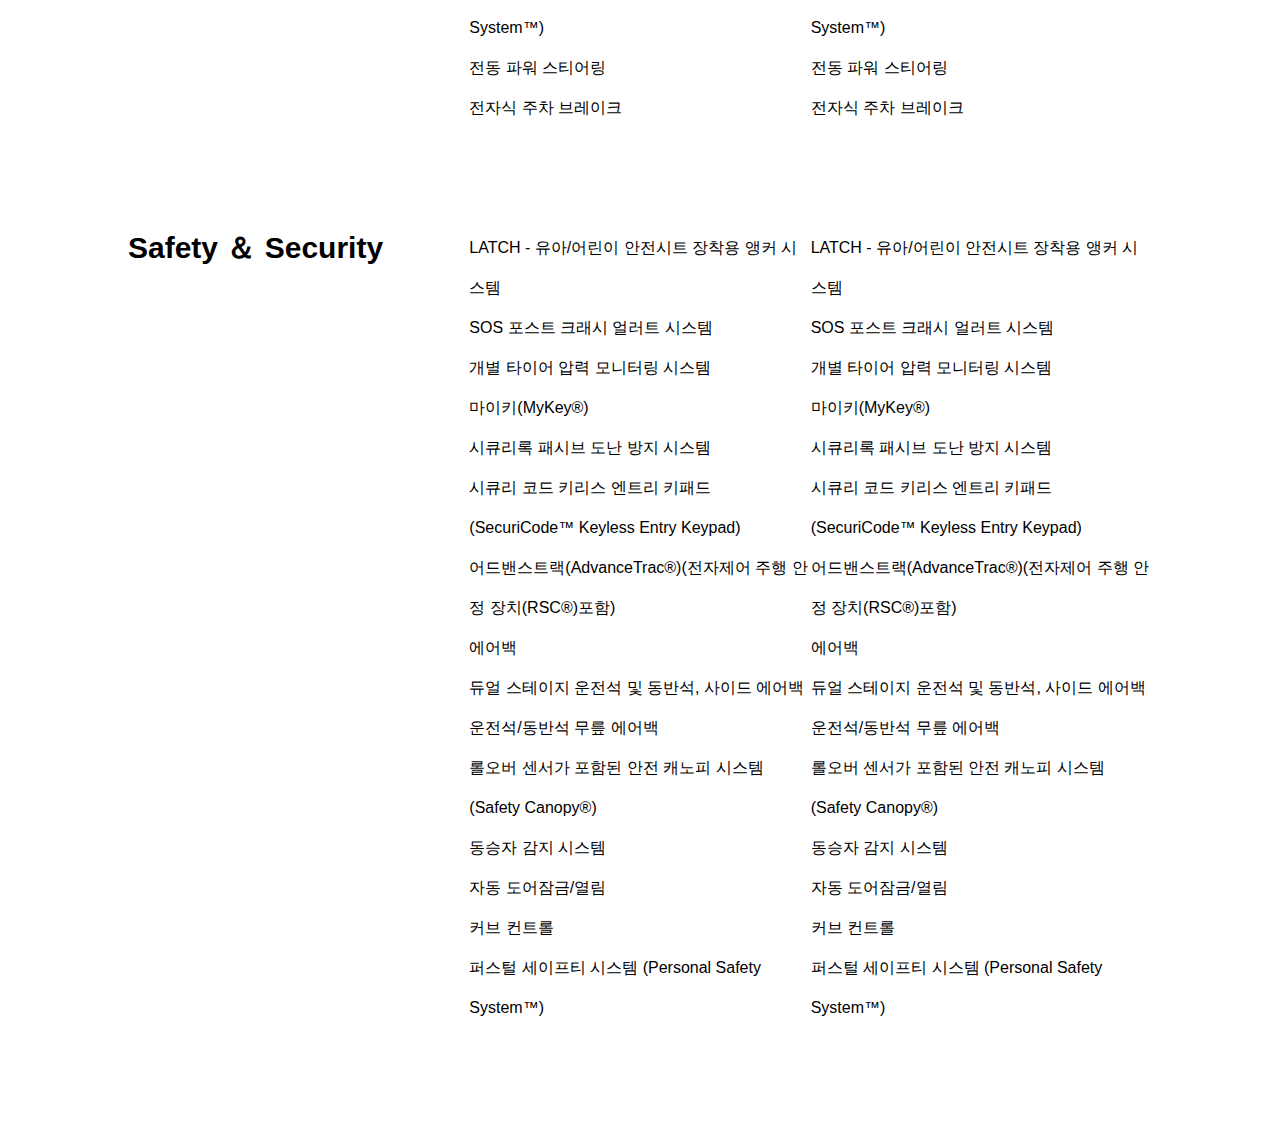
<file: ford/model.html>
<!DOCTYPE html>
<html lang="en">
<head>
    <meta charset="UTF-8">
    <title>모델 및 사양</title>
    <link rel="icon" href="img/favicon.png">

    <style>
a:link{text-decoration: none;}
a:visited{color: #003478;}
.menu-li, .menu-li>a {transition: 0.5s;}

header{position: fixed; top: 0; left: 0; z-index: 999; width: 100%; height:50px; background:linear-gradient(180deg,rgb(255, 255, 255),rgba(116, 124, 124, 0.29)); display: flex; justify-content: center; align-items: center;}
.nav{width: 1200px;  display: flex;}
.logo{flex: 3;}
.logo img{width: 15%}
.menu-li{display: flex; align-items: center; justify-content: space-around; font-size: 15px; color: #003478; font-weight: 600; width: 520px;}
.menu-li img{width: 15px;}
.menu-li .li:nth-child(5){display: flex; justify-content: center; align-items: center; background: white; border-radius: 10px; padding: 5px; }
        
        
        * {list-style: none;
            padding: 0;
            margin: 0;
            position: relative;
            font-family: 'Noto Sans KR', sans-serif;
        }

        .s1 .t1 {
            text-align: center;
            margin: 100px 0;
            letter-spacing: 5px;
            font-size: 80px;
            font-weight: 900;
        }

        .mains {
            display: flex;
            align-items: center;
            justify-content: center;
            width: 100%;
        }

        .tri1 {
            position: absolute;
            width: 0px;
            height: 0px;
            left: 0;
            top: 0;
            z-index: 3;
            border-top: 180px solid rgb(255, 255, 255);
            border-left: none;
            border-right: 70px solid transparent;
            border-bottom: none;
        }

        .tri2 {
            position: absolute;
            width: 0px;
            height: 0px;
            left: 0;
            bottom: 0;
            z-index: 3;
            border-top: none;
            border-left: none;
            border-right: 70px solid transparent;
            border-bottom: 120px solid rgb(255, 255, 255);
        }

        .tri3 {
            position: absolute;
            width: 0px;
            height: 0px;
            right: 0;
            top: 0;
            z-index: 3;
            border-top: 180px solid rgb(255, 255, 255);
            border-left: 70px solid transparent;
            border-right: none;
            border-bottom: none;
        }


        .tri4 {
            position: absolute;
            width: 0px;
            height: 0px;
            right: 0;
            bottom: 0;
            z-index: 3;
            border-top: none;
            border-left: 70px solid transparent;
            border-right: none;
            border-bottom: 120px solid rgb(255, 255, 255);
        }

        .tri5 {
            position: absolute;
            width: 0px;
            height: 0px;
            right: 0;
            top: 0;
            z-index: 3;
            border-top: 80px solid rgb(255, 255, 255);
            border-left: 70px solid transparent;
            border-right: none;
            border-bottom: none;
        }

        .tri6 {
            position: absolute;
            width: 0px;
            height: 0px;
            right: 0;
            bottom: 0;
            z-index: 3;
            border-top: none;
            border-left: 70px solid transparent;
            border-right: none;
            border-bottom: 120px solid rgb(255, 255, 255);
        }

        .tri7 {
            position: absolute;
            width: 0px;
            height: 0px;
            left: 0;
            top: 0;
            z-index: 3;
            border-top: 80px solid rgb(255, 255, 255);
            border-left: none;
            border-right: 70px solid transparent;
            border-bottom: none;
        }

        .tri8 {
            position: absolute;
            width: 0px;
            height: 0px;
            left: 0;
            bottom: 0;
            z-index: 3;
            border-top: none;
            border-left: none;
            border-right: 70px solid transparent;
            border-bottom: 120px solid rgb(255, 255, 255);
        }

        .bu {
            text-align: center;
            height: 300px;
            width: 25%;
        }

        .b1 {
            background: #dddddd;
        }

        .b1 img {
            filter: drop-shadow(-5px 2px 8px #838483);
            width: 400px;
            height: 230px;
            z-index: 999;
            top: 50px;
            left: 100px;
            transition: all ease 1s;
        }

        .b1 img:hover {
            transform: rotate(-10deg);
        }

        .b2 {
            box-shadow: inset -1px 0px 5px #1c2633;
            padding: 70px 0 70px 80px;
            box-sizing: border-box;
            background-image: linear-gradient(-90deg, #3330d1, #003478);
        }

        .b2 img {
            width: 100px;
            height: 50px;
            transition: all ease 1s;
        }

        .b2 img:hover {
            filter: drop-shadow(5px 2px 8px #ffffff);
        }

        .limi {
            font-size: 30px;
            color: white;
            font-weight: 600;
        }

        .limi span {
            font-family: 'Abril Fatface', cursive;
            color: white;
            font-weight: 400;
        }

        .b3 {
            padding: 70px 80px 70px 0;
            box-sizing: border-box;
            ;
            background-image: linear-gradient(-90deg, #3330d1, #003478);
        }

        .b3 img {
            width: 100px;
            height: 50px;
            transition: all ease 1s;
        }

        .b3 img:hover {
            filter: drop-shadow(-5px 2px 8px #ffffff);
        }

        .phev {
            font-size: 30px;
            color: white;
            font-weight: 600;
        }

        .phev span {
            font-family: 'Abril Fatface', cursive;
            color: white;
            font-weight: 400;
        }

        .b4 {
            background: #dddddd;
        }

        .b4 img {
            filter: drop-shadow(-5px 2px 8px #838483);
            width: 400px;
            height: 230px;
            z-index: 999;
            top: 50px;
            left: -100px;
            transition: all ease 1s;
        }

        .b4 img:hover {
            transform: rotate(10deg);
        }

        .s2 {padding-top: 100px;}

        .s2 .list {}

        .s2 .list .item {
            display: flex;
            width: 80vw;
            margin: 0 auto;
            margin-bottom: 100px;
        }

        .s2 .name {
            font-size: 30px; font-weight: 600;
            flex: 1;
        }

        .s2 .limi-t {
            line-height: 40px;
            flex: 1;
        }

        .s2 .phev-t {
            line-height: 40px;
            flex: 1;
        }
        .s2 .item:nth-child(3),:nth-child(6){background: #FFE965;}
    </style>

</head>

<body>
         <header>
       <div class="nav">
         <div class="logo">
          <a href="FORD.html"><img src="img/HEADER/ford-logo.png"></a>
           </div>
           <ul class="menu-li">
               <li class="li"><a href="FORD.html">메인</a></li>
               <li class="li"><a href="#sp">특장점</a></li>
               <li class="li"><a href="gallery.html">갤러리</a></li>
               <li class="li"><a href="model.html">모델 및 사양</a></li>
               <li class="li"><a href="testdrive.html"><img src="img/HEADER/right.png">시승신청</a></li>
           </ul>
       </div>
       </header>
   
    <section class="s s1">
        <div class="t1">모델 및 사양</div>

        <div class="mains">
            <div class="bu b1">
                <div class="tri5"></div>
                <div class="tri6"></div>
                <img src="img/s9/s9-1.png">
            </div>
            <div class="bu b2">
                <div class="tri1"></div>
                <div class="tri2"></div>
                <img src="img/s9/left.png">
                <div class="limi"><span>LIMITED</span><br>60,100,000원</div>
            </div>
            <div class="bu b3">
                <div class="tri3"></div>
                <div class="tri4"></div>
                <img src="img/s9/right.png">
                <div class="phev"><span>PHEV</span><br>73,900,000원</div>
            </div>
            <div class="bu b4">
                <div class="tri7"></div>
                <div class="tri8"></div>
                <img src="img/s9/s9-4.png">
            </div>
        </div>
    </section>

    <section class="s s2">
        <ul class="list">

            <li class="item">

                <div class="name">Capacities</div>
                <div class="limi-t">연료탱크 : 67.8L<br>
                    탑승인원 : 7명</div>
                <div class="phev-t">연료탱크 : 67.8L<br>
                    탑승인원 : 7명</div>
            </li>

            <li class="item">
                <div class="name">Driver Assist Technology</div>
                <div class="limi-t">Side-Wind Stabilization<br>
                    오토 홀드<br>
                    코-파일럿 360 어시스트(Co-Pilot360™ Assist) Plus<br>
                    사각지대 정보 시스템(BLIS® ) (후측방 경고 시스템 포함)<br>
                    차선이탈 경보 시스템<br>
                    긴급 자동 제동 기능이 포함된 충돌 방지 보조 기능<br>
                    어댑티브 크루즈 컨트롤<br>
                    Stop ＆ Go 및 Lane Centering 기능 포함<br>
                    충돌 회피 조향 지원(Evasive Steering Assist)<br>
                    전방 감지 시스템<br>
                    충돌 후 제동 시스템<br>
                    후방 감지 시스템<br>
                    후방 카메라 (Washer 포함)<br>
                    힐 디센트 컨트롤(Hill Descent Control™)<br>
                    힐 스타트 어시스트 </div>
                <div class="phev-t">Side-Wind Stabilization<br>
                    오토 홀드<br>
                    코-파일럿 360 어시스트(Co-Pilot360™ Assist) Plus<br>
                    사각지대 정보 시스템(BLIS® ) (후측방 경고 시스템 포함)<br>
                    차선이탈 경보 시스템<br>
                    긴급 자동 제동 기능이 포함된 충돌 방지 보조 기능<br>
                    어댑티브 크루즈 컨트롤<br>
                    Stop ＆ Go 및 Lane Centering 기능 포함<br>
                    충돌 회피 조향 지원(Evasive Steering Assist)<br>
                    전방 감지 시스템<br>
                    충돌 후 제동 시스템<br>
                    후방 감지 시스템<br>
                    후방 카메라 (Washer 포함)<br>
                    힐 디센트 컨트롤(Hill Descent Control™)<br>
                    힐 스타트 어시스트 </div>
            </li>

            <li class="item">
                <div class="name">Engines</div>
                <div class="limi-t">배기량(cc) : 2,261<br>
                    엔진 : 2.3L EcoBoost® I-4 Engine<br>
                    연료 : 휘발유<br>
                    최고출력(ps/rpm) : 304/5,500<br>
                    최대토크(kg.m/rpm) : 42.9/3,500 </div>
                <div class="phev-t">배기량(cc) : 2,956<br>
                    엔진 : 3.0L Eco-Boost<br>
                    연료 : 전기, 휘발유<br>
                    최고출력(ps/rpm) : 405/5,000<br>
                    최대토크(kg.m/rpm) : 57.3/3,000 </div>
            </li>

            <li class="item">
                <div class="name">Exterior</div>
                <div class="limi-t">LED 시그니처 라이팅<br>
                    LED 안개등<br>
                    LED 테일램프<br>
                    LED 헤드램프<br>
                    주간 주행등 <br>
                    오토 하이빔 <br>
                    오토 램프 On/Off<br>
                    Wheels ＆ Tire <br>
                    20" Polished 알루미늄 휠<br>
                    P255/55R20 사계절 BSW 타이어<br>
                    미니 스페어 타이어<br>
                    뒷범퍼 스텝 패드<br>
                    듀얼 크롬 배기구<br>
                    빗물 감지 와이퍼<br>
                    새틴 루프랙 사이드 레일<br>
                    시동 버튼이 포함된 인텔리전트 액세스<br>
                    액티브 그릴 셔터<br>
                    이지퓨얼(Easy Fuel®) 캡리스 연료 주입구<br>
                    트윈 패널 문루프<br>
                    핸즈프리 파워 리프트 게이트 </div>
                <div class="phev-t">LED 시그니처 라이팅<br>
                    LED 안개등<br>
                    LED 테일램프<br>
                    LED 헤드램프<br>
                    주간 주행등 <br>
                    오토 하이빔 <br>
                    오토 램프 On/Off<br>
                    Wheels ＆ Tire <br>
                    20" Polished 알루미늄 휠<br>
                    P255/55R20 사계절 BSW 타이어<br>
                    미니 스페어 타이어<br>
                    뒷범퍼 스텝 패드<br>
                    듀얼 크롬 배기구<br>
                    빗물 감지 와이퍼<br>
                    새틴 루프랙 사이드 레일<br>
                    시동 버튼이 포함된 인텔리전트 액세스<br>
                    액티브 그릴 셔터<br>
                    이지퓨얼(Easy Fuel®) 캡리스 연료 주입구<br>
                    트윈 패널 문루프<br>
                    핸즈프리 파워 리프트 게이트 </div>
            </li>

            <li class="item">
                <div class="name">Exterior Dimensions(mm)</div>
                <div class="limi-t">전고 : 1,775<br>
                    전장 : 5,050<br>
                    전폭 : 2,005<br>
                    휠베이스 : 3,025</div>
                <div class="phev-t">전고 : 1,775<br>
                    전장 : 5,050<br>
                    전폭 : 2,005<br>
                    휠베이스 : 3,025</div>
            </li>

            <li class="item">
                <div class="name">Fuel Economy</div>
                <div class="limi-t">공차중량(kg) : 2,085<br>
                    등급 : 5등급<br>
                    복합 CO₂ 배출량(g/km) : 189<br>
                    연비(복합/도심/고속도로) :<br>
                    휘발유(km/l): 8.9/8.1/ 10.2 </div>
                <div class="phev-t">공차중량(kg) : 2,625<br>
                    복합 CO₂ 배출량(g/km) : 65<br>
                    연비(복합/도심/고속도로) :<br>
                    휘발유(km/l): 9.3 / 8.8 / 10.1<br>
                    전기(km/kWh): 2.4 / 2.3 / 2.6<br>
                    1회 충전 주행거리(km) : 30 </div>
            </li>

            <li class="item">
                <div class="name">Interior ＆ Comfort</div>
                <div class="limi-t">220V 전원 소켓<br>
                    6.5인치 컬러 계기판<br>
                    Tri-Zone 전자식 온도 조절 장치<br>
                    무선 충전 패드<br>
                    시트<br>
                    운전석/동반석 10-way 파워 조절 기능<br>
                    운전석/동반석 열선/통풍시트<br>
                    운전석 메모리 기능<br>
                    천공 가죽 시트<br>
                    2열 열선 기능<br>
                    2열 벤치 시트 및 이지 엔트리<br>
                    2열 수동 선블라인드<br>
                    3열 파워 폴드 시트 (Third Row 50/50 PowerFold® Seat)<br>
                    앰비언트 라이팅<br>
                    에코 코치<br>
                    열선 기능이 포함된 가죽 스티어링 휠<br>
                    오디오 - B＆O Play™ 12 Speakers 오디오 시스템<br>
                    워셔 및 분할 보기가 포함된 360도 카메라<br>
                    파워 틸트/텔레스코픽 스티어링 칼럼<br>
                    포드 싱크3 엔터테인먼트 시스템(SYNC®)<br>
                    8인치 터치 스크린<br>
                    음성인식 커뮤니케이션 </div>
                <div class="phev-t">220V 전원 소켓<br>
                    6.5인치 컬러 계기판<br>
                    Tri-Zone 전자식 온도 조절 장치<br>
                    무선 충전 패드<br>
                    시트<br>
                    운전석/동반석 10-way 파워 조절 기능<br>
                    운전석/동반석 열선/통풍시트<br>
                    운전석 메모리 기능<br>
                    천공 가죽 시트<br>
                    2열 열선 기능<br>
                    2열 벤치 시트 및 이지 엔트리<br>
                    2열 수동 선블라인드<br>
                    3열 파워 폴드 시트 (Third Row 50/50 PowerFold® Seat)<br>
                    앰비언트 라이팅<br>
                    에코 코치<br>
                    열선 기능이 포함된 가죽 스티어링 휠<br>
                    오디오 - B＆O Play™ 12 Speakers 오디오 시스템<br>
                    워셔 및 분할 보기가 포함된 360도 카메라<br>
                    파워 틸트/텔레스코픽 스티어링 칼럼<br>
                    포드 싱크3 엔터테인먼트 시스템(SYNC®)<br>
                    8인치 터치 스크린<br>
                    음성인식 커뮤니케이션 </div>
            </li>

            <li class="item">
                <div class="name">Mechanical</div>
                <div class="limi-t">Selectshift® : 10단 자동 변속기<br>
                    독립식 프론트 및 리어 서스펜션<br>
                    로터리 기어 시프트 다이얼<br>
                    익스플로러 4WD<br>
                    인텔리전트 4WD<br>
                    지형 관리 시스템(Terrain Management System™)<br>
                    전동 파워 스티어링<br>
                    전자식 주차 브레이크 </div>
                <div class="phev-t">Selectshift® : 10단 자동 변속기<br>
                    독립식 프론트 및 리어 서스펜션<br>
                    로터리 기어 시프트 다이얼<br>
                    익스플로러 4WD<br>
                    인텔리전트 4WD<br>
                    지형 관리 시스템(Terrain Management System™)<br>
                    전동 파워 스티어링<br>
                    전자식 주차 브레이크</div>
            </li>

            <li class="item">
                <div class="name">Safety ＆ Security</div>
                <div class="limi-t">LATCH - 유아/어린이 안전시트 장착용 앵커 시스템<br>
                    SOS 포스트 크래시 얼러트 시스템<br>
                    개별 타이어 압력 모니터링 시스템<br>
                    마이키(MyKey®)<br>
                    시큐리록 패시브 도난 방지 시스템<br>
                    시큐리 코드 키리스 엔트리 키패드 (SecuriCode™ Keyless Entry Keypad)<br>
                    어드밴스트랙(AdvanceTrac®)(전자제어 주행 안정 장치(RSC®)포함)<br>
                    에어백<br>
                    듀얼 스테이지 운전석 및 동반석, 사이드 에어백<br>
                    운전석/동반석 무릎 에어백<br>
                    롤오버 센서가 포함된 안전 캐노피 시스템(Safety Canopy®)<br>
                    동승자 감지 시스템<br>
                    자동 도어잠금/열림<br>
                    커브 컨트롤<br>
                    퍼스털 세이프티 시스템 (Personal Safety System™) </div>
                <div class="phev-t">LATCH - 유아/어린이 안전시트 장착용 앵커 시스템<br>
                    SOS 포스트 크래시 얼러트 시스템<br>
                    개별 타이어 압력 모니터링 시스템<br>
                    마이키(MyKey®)<br>
                    시큐리록 패시브 도난 방지 시스템<br>
                    시큐리 코드 키리스 엔트리 키패드 (SecuriCode™ Keyless Entry Keypad)<br>
                    어드밴스트랙(AdvanceTrac®)(전자제어 주행 안정 장치(RSC®)포함)<br>
                    에어백<br>
                    듀얼 스테이지 운전석 및 동반석, 사이드 에어백<br>
                    운전석/동반석 무릎 에어백<br>
                    롤오버 센서가 포함된 안전 캐노피 시스템(Safety Canopy®)<br>
                    동승자 감지 시스템<br>
                    자동 도어잠금/열림<br>
                    커브 컨트롤<br>
                    퍼스털 세이프티 시스템 (Personal Safety System™) </div>
            </li>
        </ul>

    </section>

</body></html>
</file>
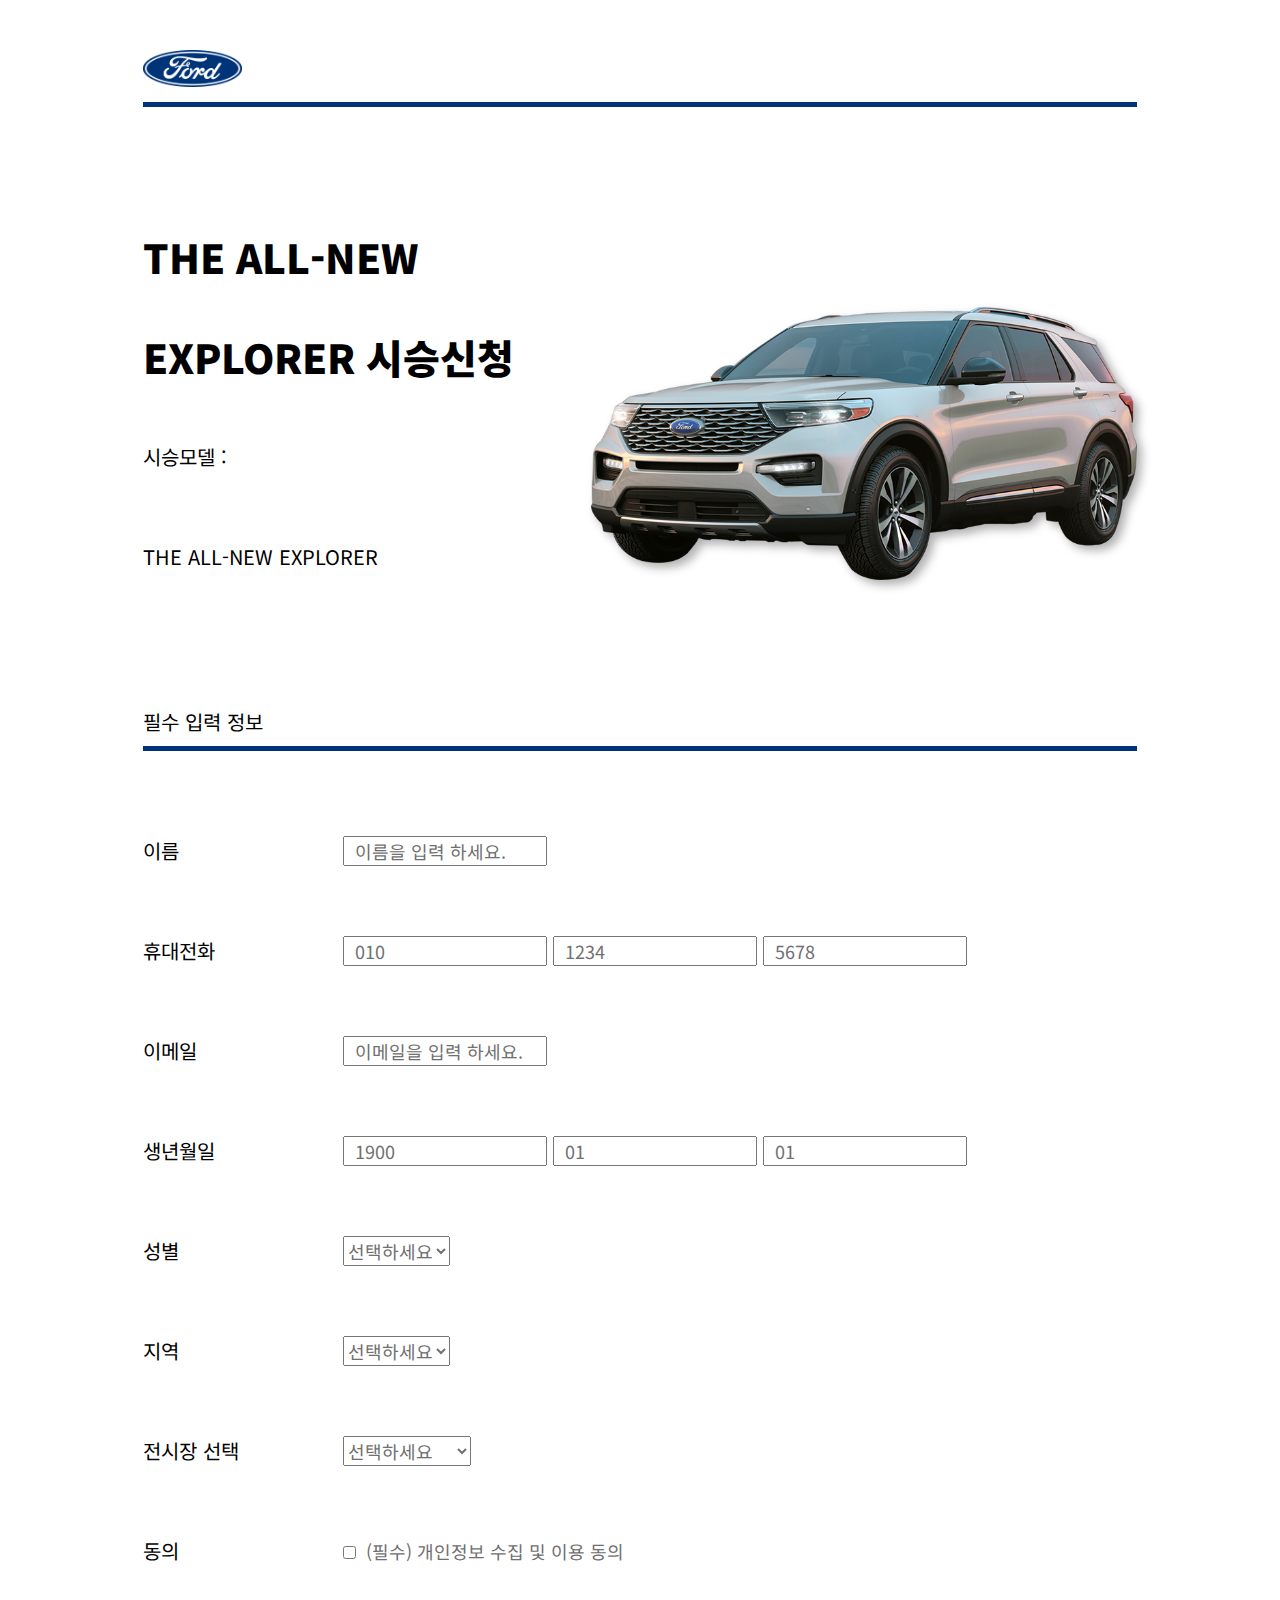
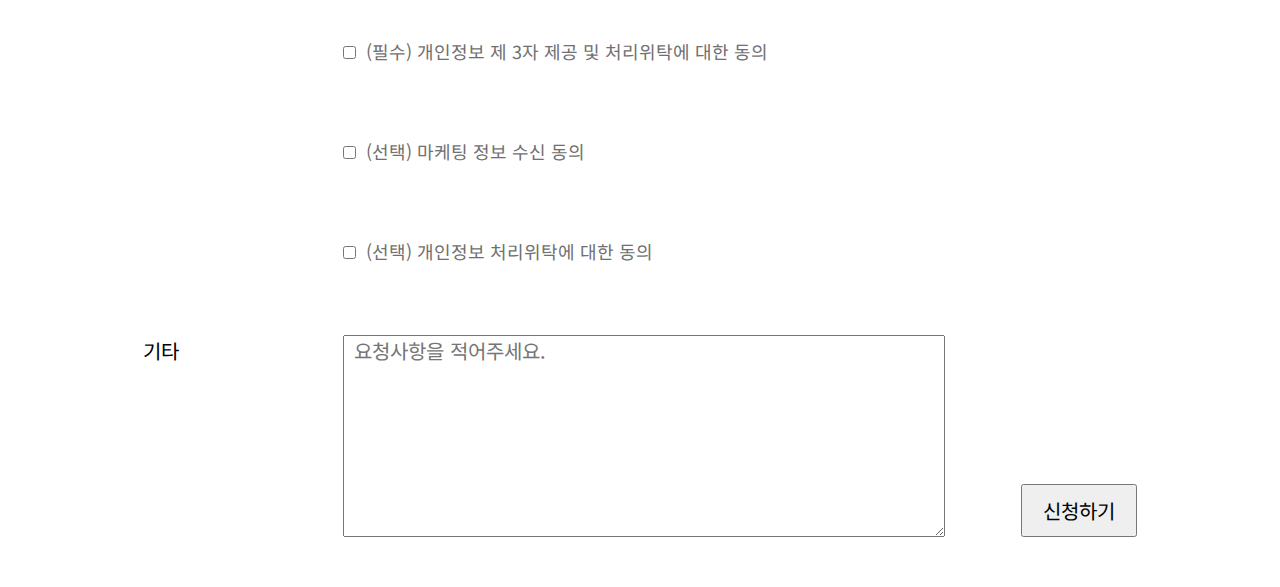
<file: ford/testdrive.html>
<!DOCTYPE html>
<html lang="ko">
<head>
    <meta charset="UTF-8">
    <title>시승신청하기</title>
    <link href="https://fonts.googleapis.com/css2?family=Noto+Sans+KR:wght@100;300;400;500;700;900&display=swap" rel="stylesheet">
    <link rel="icon" href="img/favicon.png">

    
    <style>
    *{list-style: none; padding: 0; margin: 0; position: relative; font-family: 'Noto Sans KR', sans-serif;}
    section{width: 1194px; margin: 0 auto; padding: 50px 100px; box-sizing: border-box;}
    
    .s1 p:nth-child(1){font-size: 40px; font-weight: 900;}
    .s1 p{font-size: 20px;}
    .s1 .head{border-bottom: 5px solid #003478; margin-bottom: 100px; padding-bottom: 10px;}
    .s1 .head img{width: 10%;}
    .s1 .main{display: flex;}
    .s1 .left{line-height: 100px;}
    .s1 .right{margin-top: 100px;}
    .s1 .right img{width: 100%; filter:drop-shadow(5px 5px 5px #b1b1b1);}
    
    .s2{font-size: 20px;}
    .s2 .head{border-bottom: 5px solid #003478; margin-bottom: 50px; padding-bottom: 10px; }
    .s2 .info{display: flex; align-items:baseline; justify-content: flex-start; line-height: 100px;}
    .s2 .info .left{width: 200px;}
    
    textarea{width: 600px; height: 200px; margin-right: 30px; font-size: 20px; color: #707070; text-indent: 10px; }
    button{padding: 10px 20px; font-size: 20px; position: absolute; bottom: 0; right: 0;}
    input{font-size: 18px; color: #707070; text-indent: 10px;  width: 200px;}
    
    select{font-size: 18px; color: #707070;}
    .cb{color: #707070; font-size: 18px; }
    .cb>input{width: auto; margin-right: 10px;}
        
    </style>
</head>
<body>
    <section class="s s1">
        <div class="head"><a href="FORD.html"><img src="img/HEADER/ford-logo.png" alt="로고"></a></div>
        <div class="main">
            <div class="left">
                <p>THE ALL-NEW EXPLORER 시승신청</p>
                <p>시승모델 :  </p>
                <p>THE ALL-NEW EXPLORER</p>
            </div>
            <div class="right">
                <img src="img/s1/main-car.png" alt="메인차이미지">
            </div> 
        </div>
    </section>
    <section class="s s2">
        <div class="head">
            <p>필수 입력 정보</p>
        </div>
        <div class="con">
            <ul class="list">
               
                <li class="info">
                <div class="left">
                    이름
                </div>
                <input type="text" value="이름을 입력 하세요.">
                </li>
                
                <li class="info">
                <div class="left">
                    휴대전화
                </div>
                <div class="phone">
                <input type="text" value="010">
                <input type="text" value="1234">
                <input type="text" value="5678">
                </div>
                </li>
                
                <li class="info">
                <div class="left">
                    이메일
                </div>
                <input type="text" value="이메일을 입력 하세요.">
                </li>
                
                <li class="info">
                <div class="left">
                    생년월일
                </div>
                <div class="birth">
                <input type="text" value="1900">
                <input type="text" value="01">
                <input type="text" value="01">
                </div>
                </li>
                
                <li class="info">
                <div class="left">
                    성별
                </div>
                <select>
                <option selected>선택하세요</option>
                <option>여성</option>
                <option>남성</option>
                </select>
                </li>
                
                <li class="info">
                <div class="left">
                    지역
                </div>
                <select>
                <option selected>선택하세요</option>
                <option>강원도</option>
                <option>경기도</option>
                <option>경상도</option>
                <option>광주</option>
                <option>대구</option>
                <option>대전</option>
                <option>부산</option>
                <option>서울</option>
                <option>세종</option>
                <option>울산</option>
                <option>인천</option>
                <option>전라도</option>
                <option>제주도</option>
                <option>충청도</option>
                </select>
                </li>
                
                <li class="info">
                <div class="left">
                    전시장 선택
                </div>
                <select>
                <option selected>선택하세요</option>
                <option>강원도 전시장</option>
                <option>경기도 전시장</option>
                <option>경상도 전시장</option>
                <option>광주 전시장</option>
                <option>대구 전시장</option>
                <option>대전 전시장</option>
                <option>부산 전시장</option>
                <option>서울 전시장</option>
                <option>세종 전시장</option>
                <option>울산 전시장</option>
                <option>인천 전시장</option>
                <option>전라도 전시장</option>
                <option>제주도 전시장</option>
                <option>충청도 전시장</option>
                </select>
                </li>
                
                <li class="info">
                <div class="left">
                    동의
                </div>
                <div class="cb">
                <input type="checkbox">(필수) 개인정보 수집 및 이용 동의<br>
                <input type="checkbox">(필수) 개인정보 제 3자 제공 및 처리위탁에 대한 동의<br>
                <input type="checkbox">(선택) 마케팅 정보 수신 동의<br>
                <input type="checkbox">(선택) 개인정보 처리위탁에 대한 동의<br>
                </div>
                </li>
                
                <li class="info">
                <div class="left">
                    기타
                </div>
                <textarea placeholder="요청사항을 적어주세요."></textarea>
                <button type="submit" style="cursor: pointer;">신청하기</button>
                </li>
                
            </ul>
        </div>
    </section>
</body>
</html>
</file>
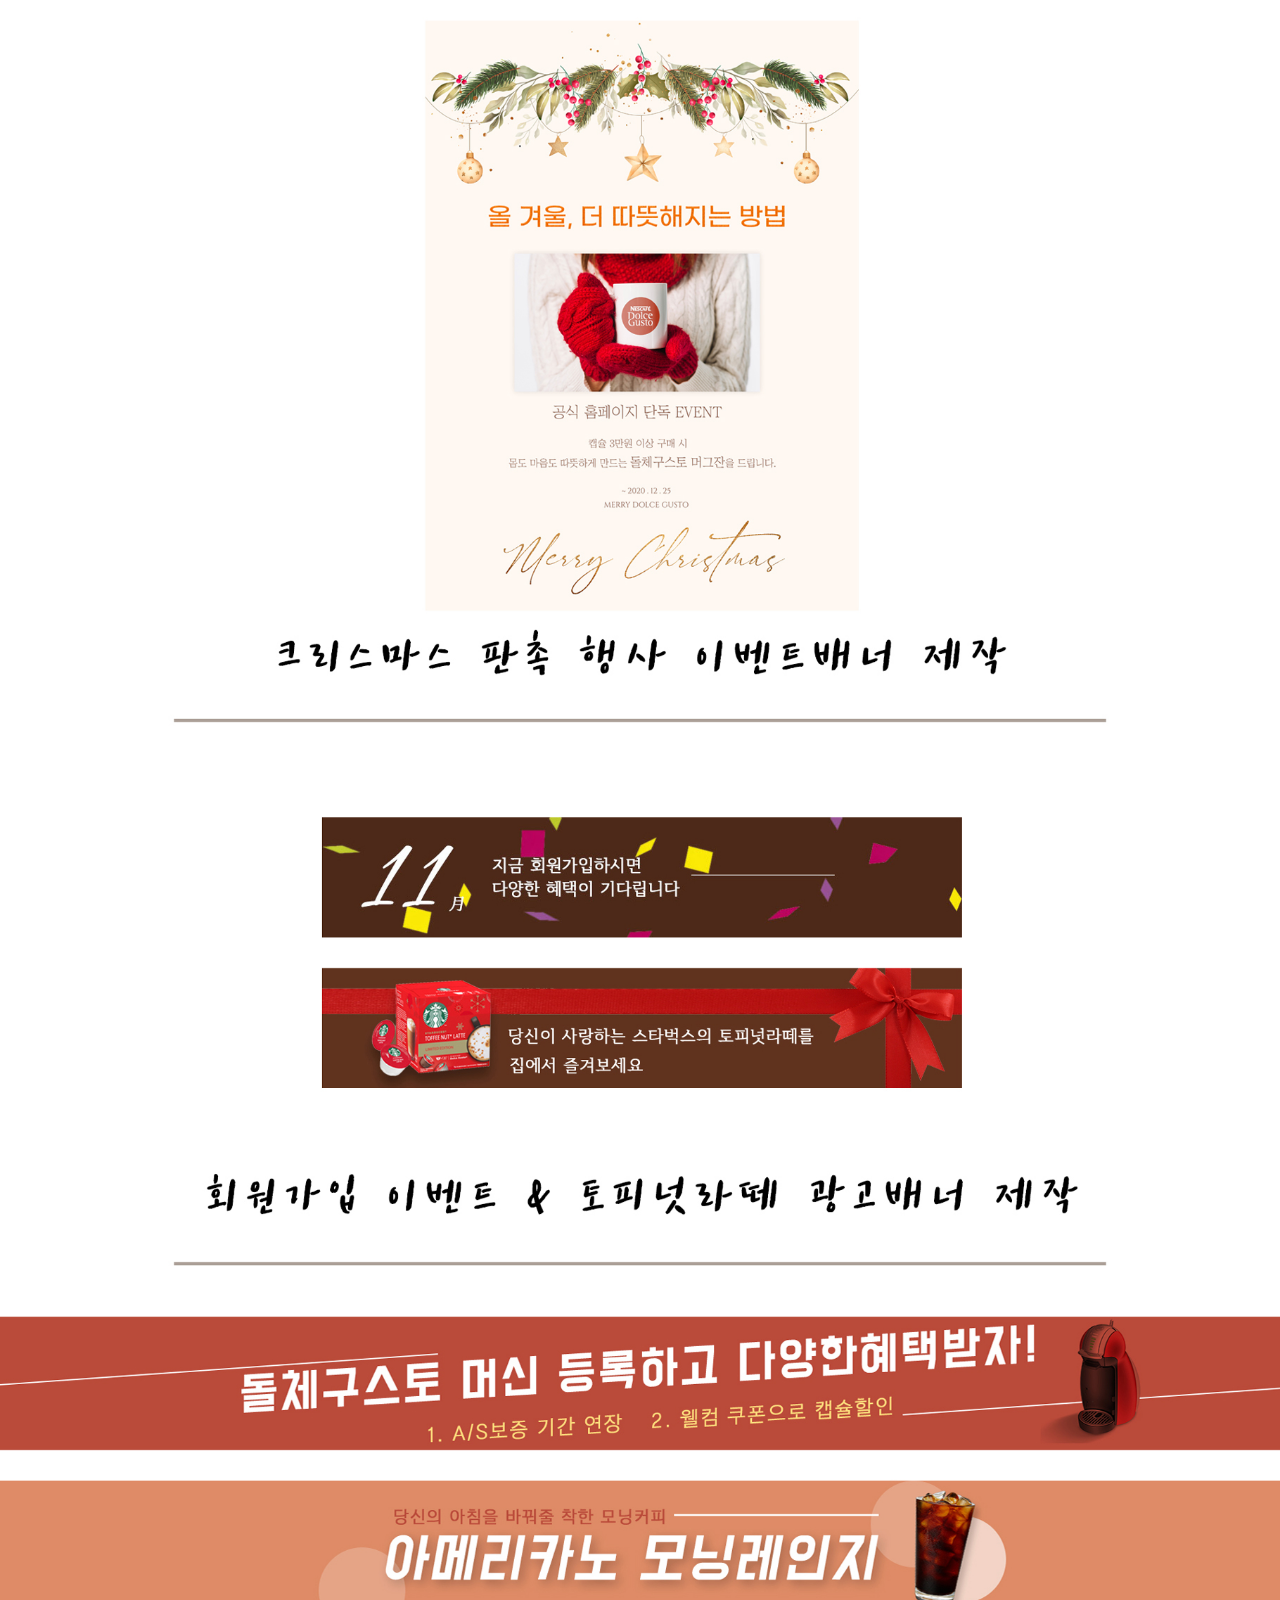
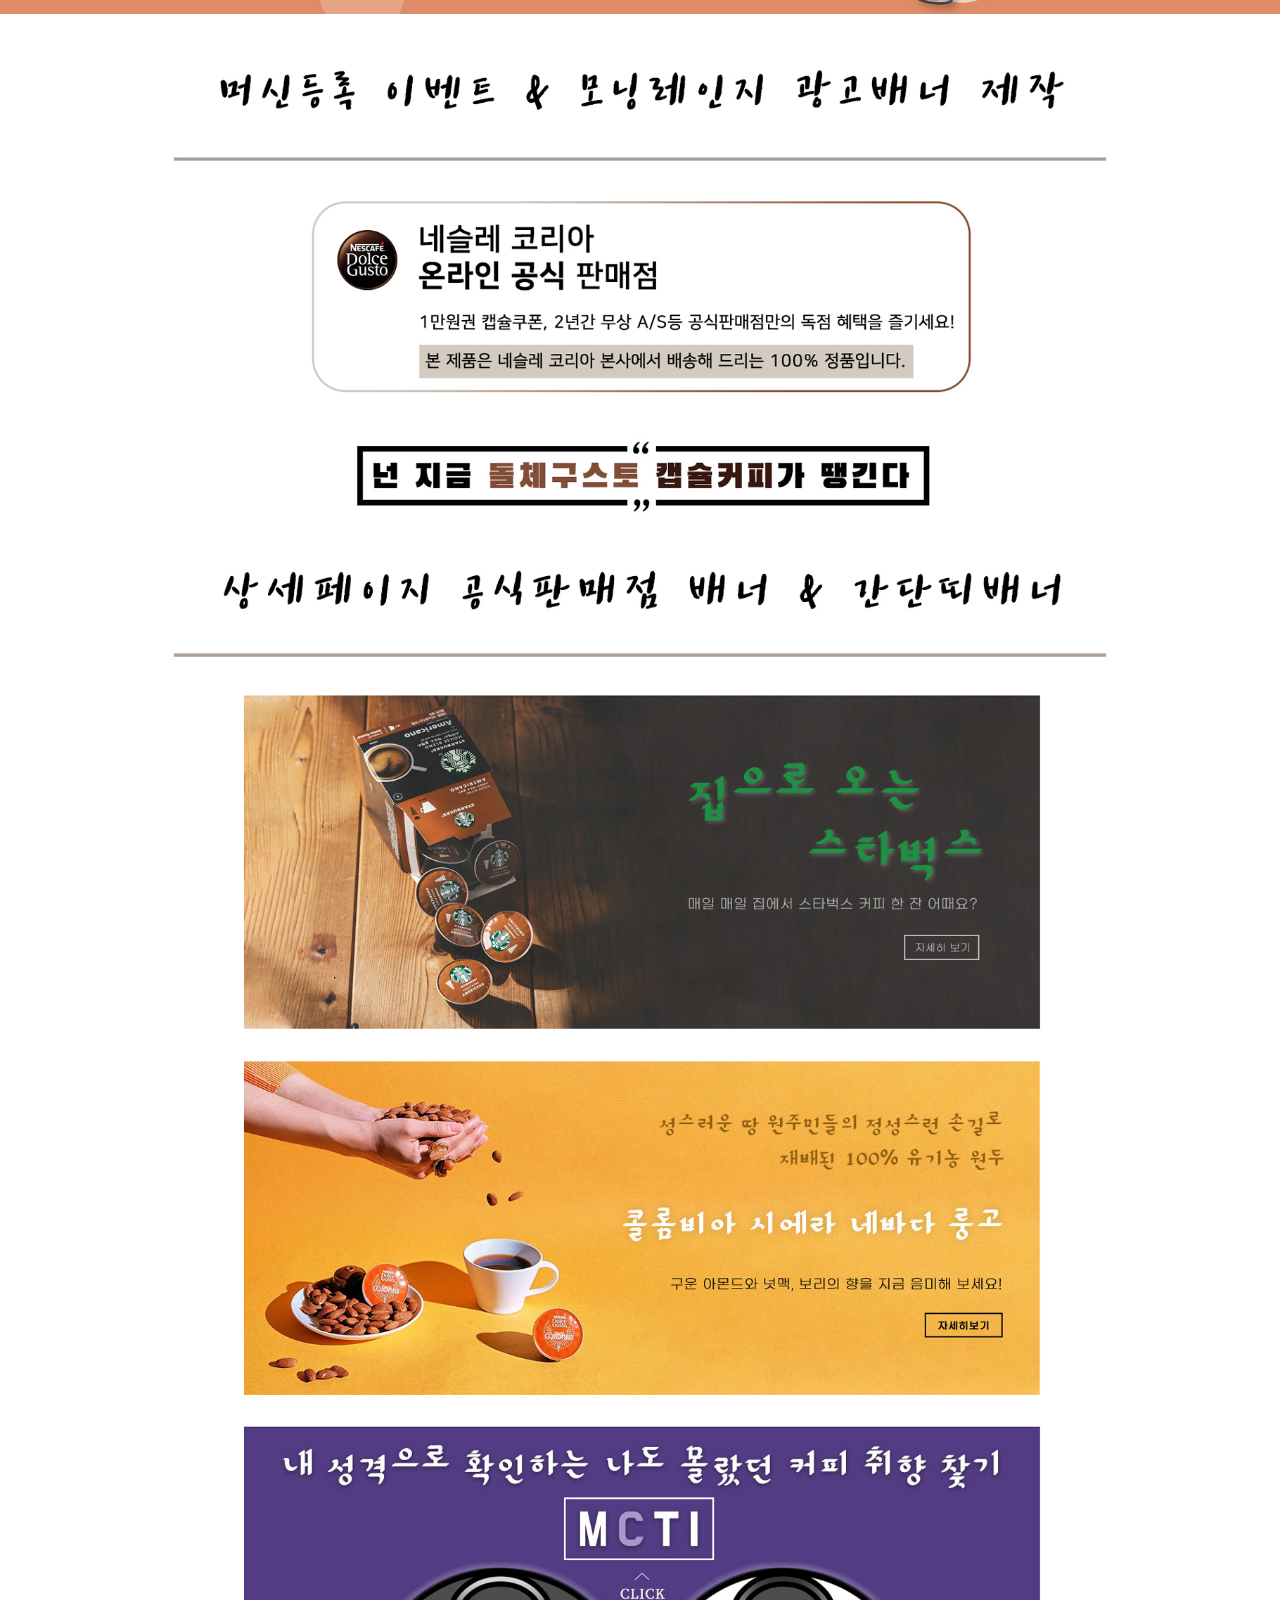
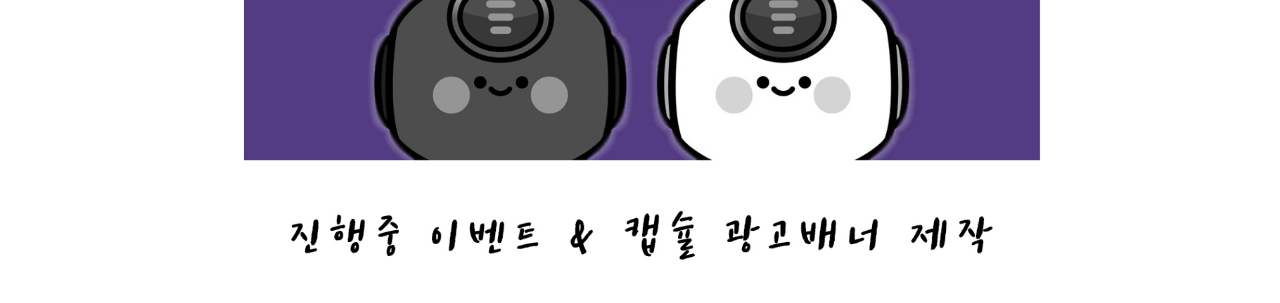
<file: portfolio/img/s3/coffee/coffee1.html>
<!DOCTYPE html>
<html lang="ko">
<head>
    <meta charset="UTF-8">
    <title>Event banner</title>
    <link rel="icon" href="/portfolio/favicon.png">
    
    <style>
        *{padding: 0; margin: 0; width: 100%;}
    </style>
</head>
<body>
    <img src="banner.jpg">
</body>
</html>
</file>
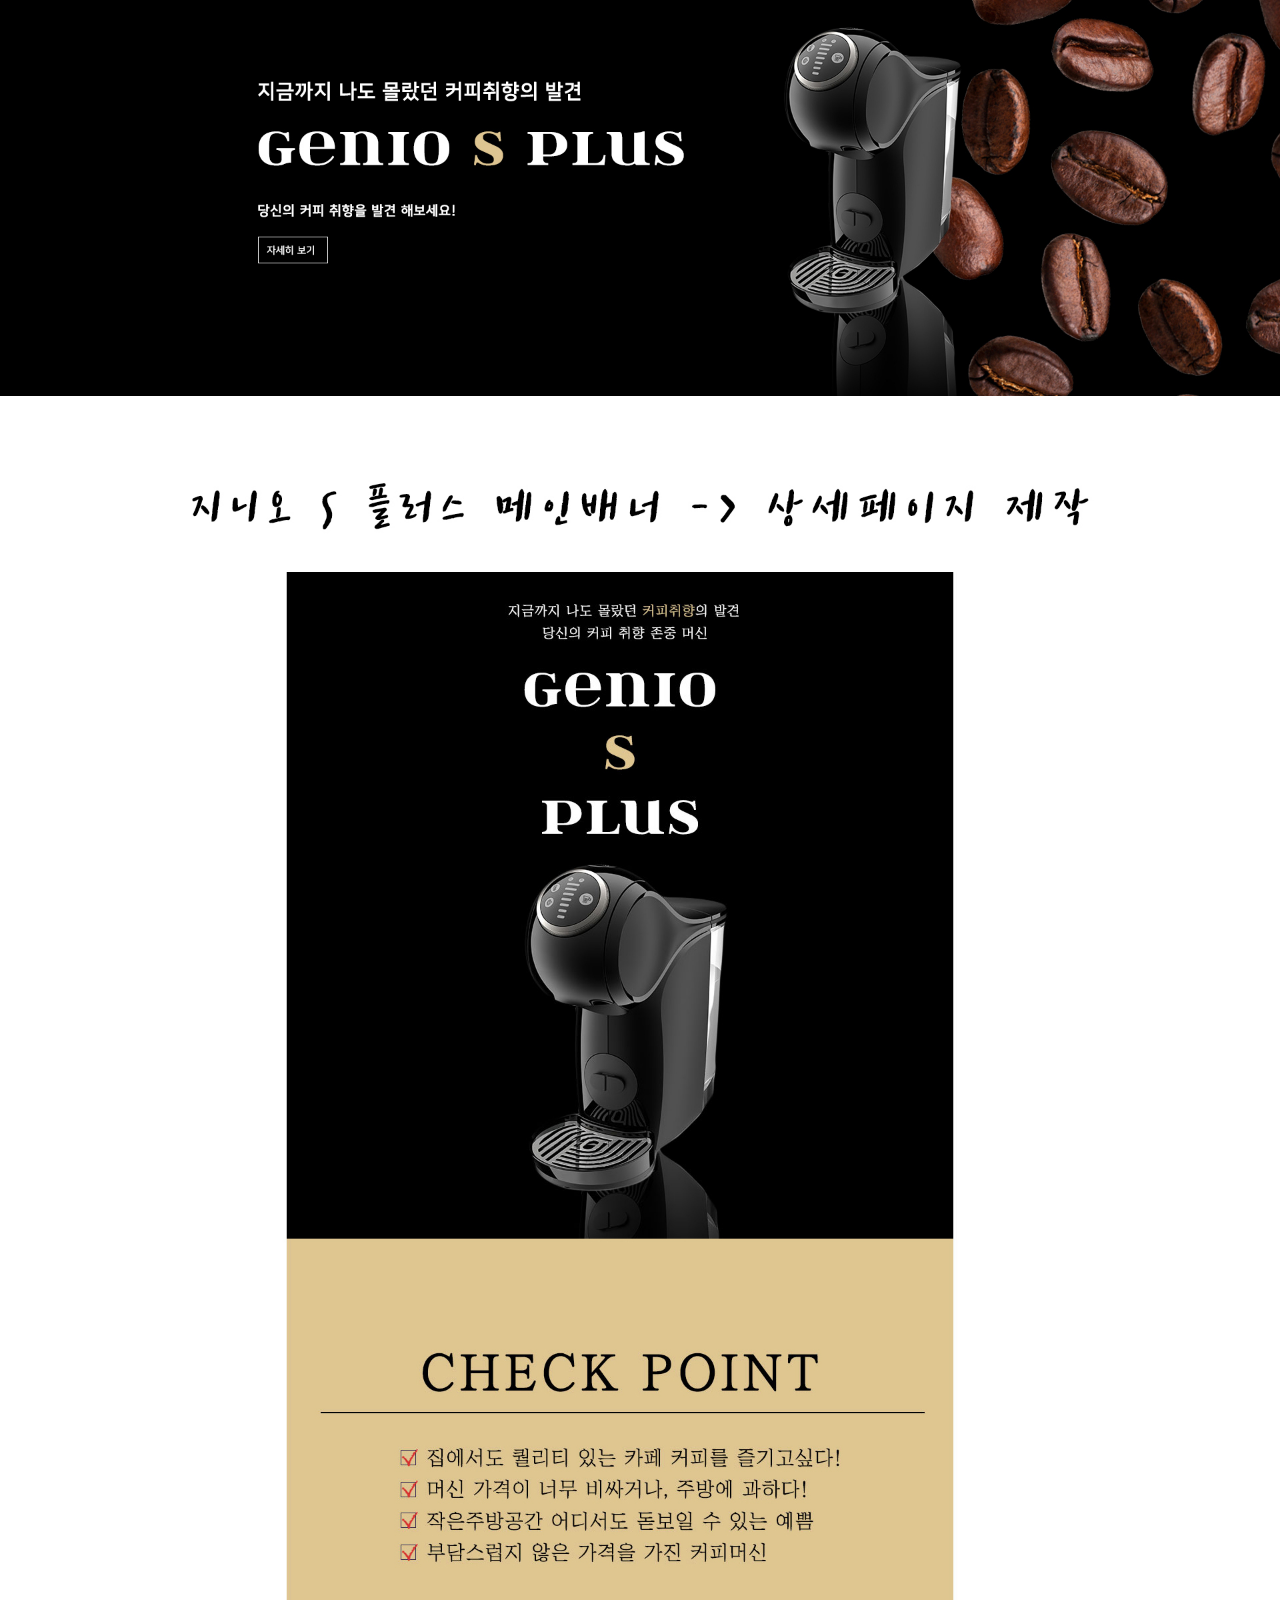
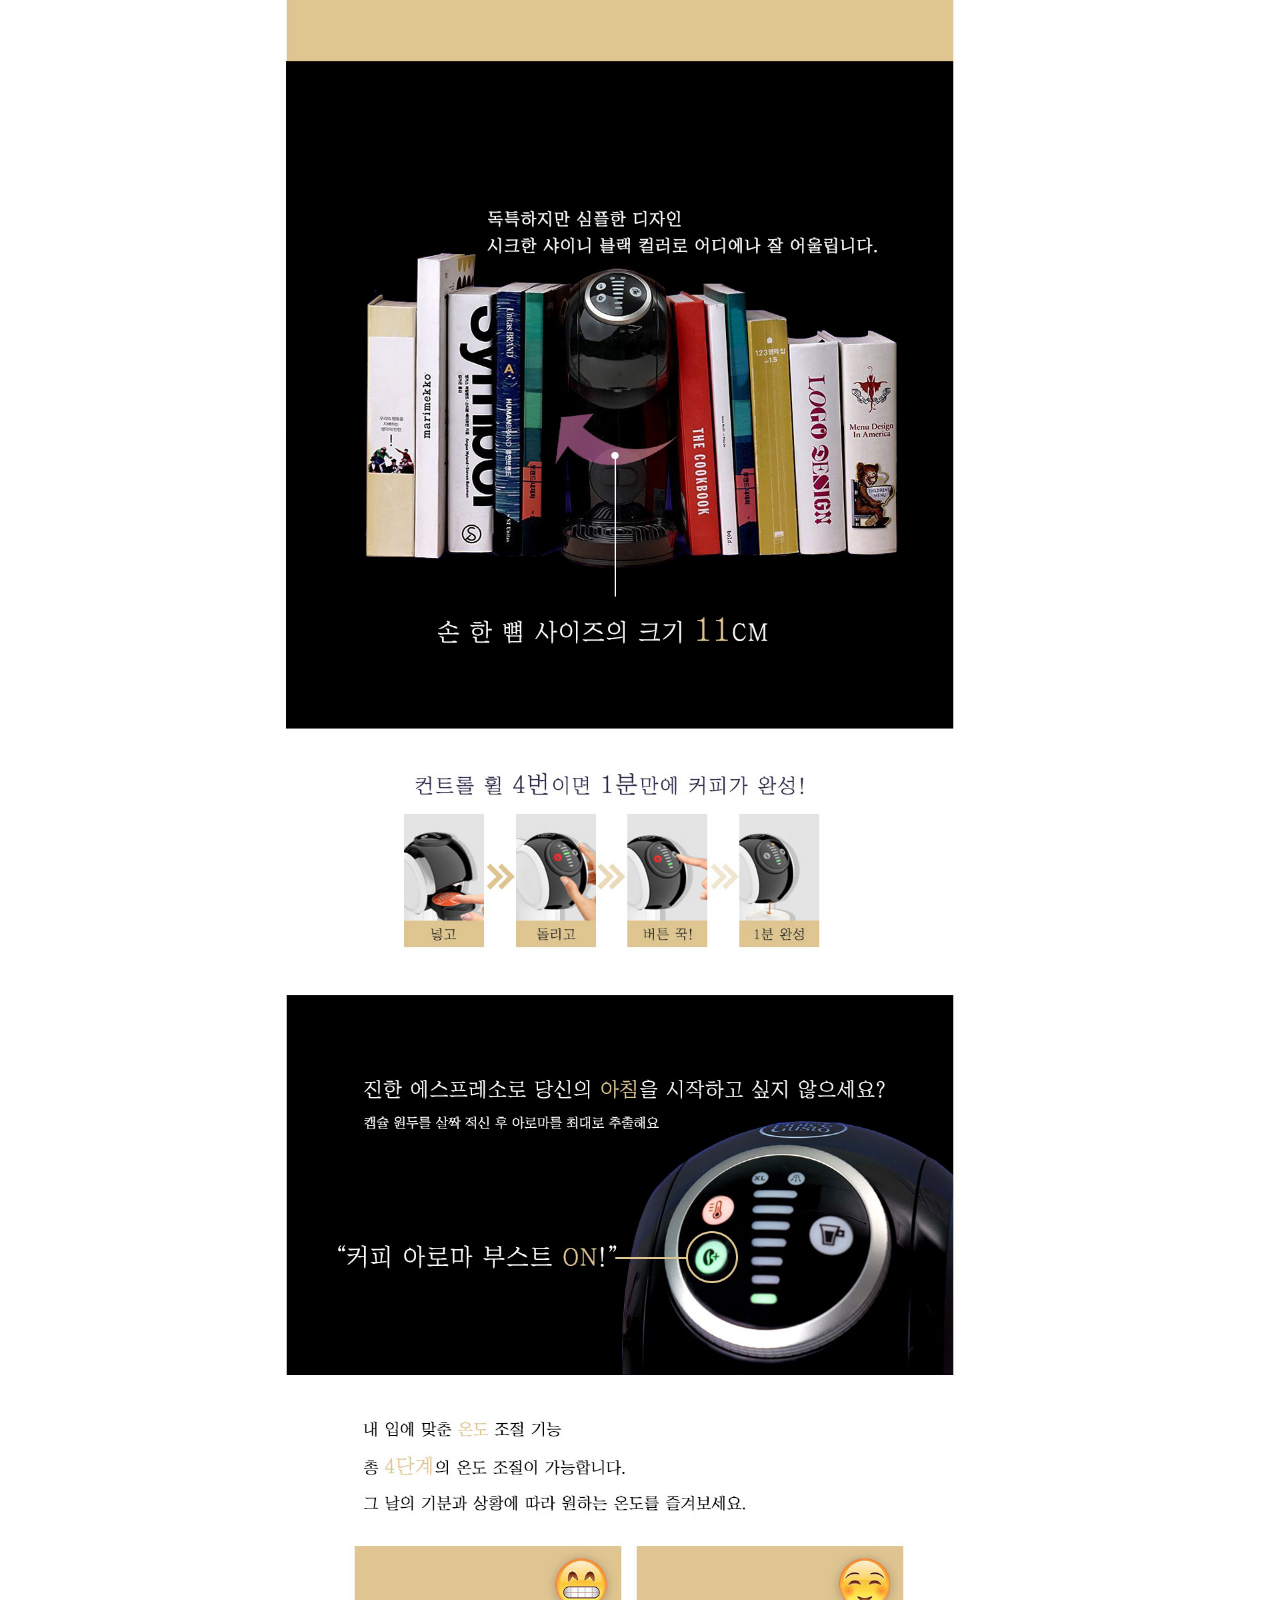
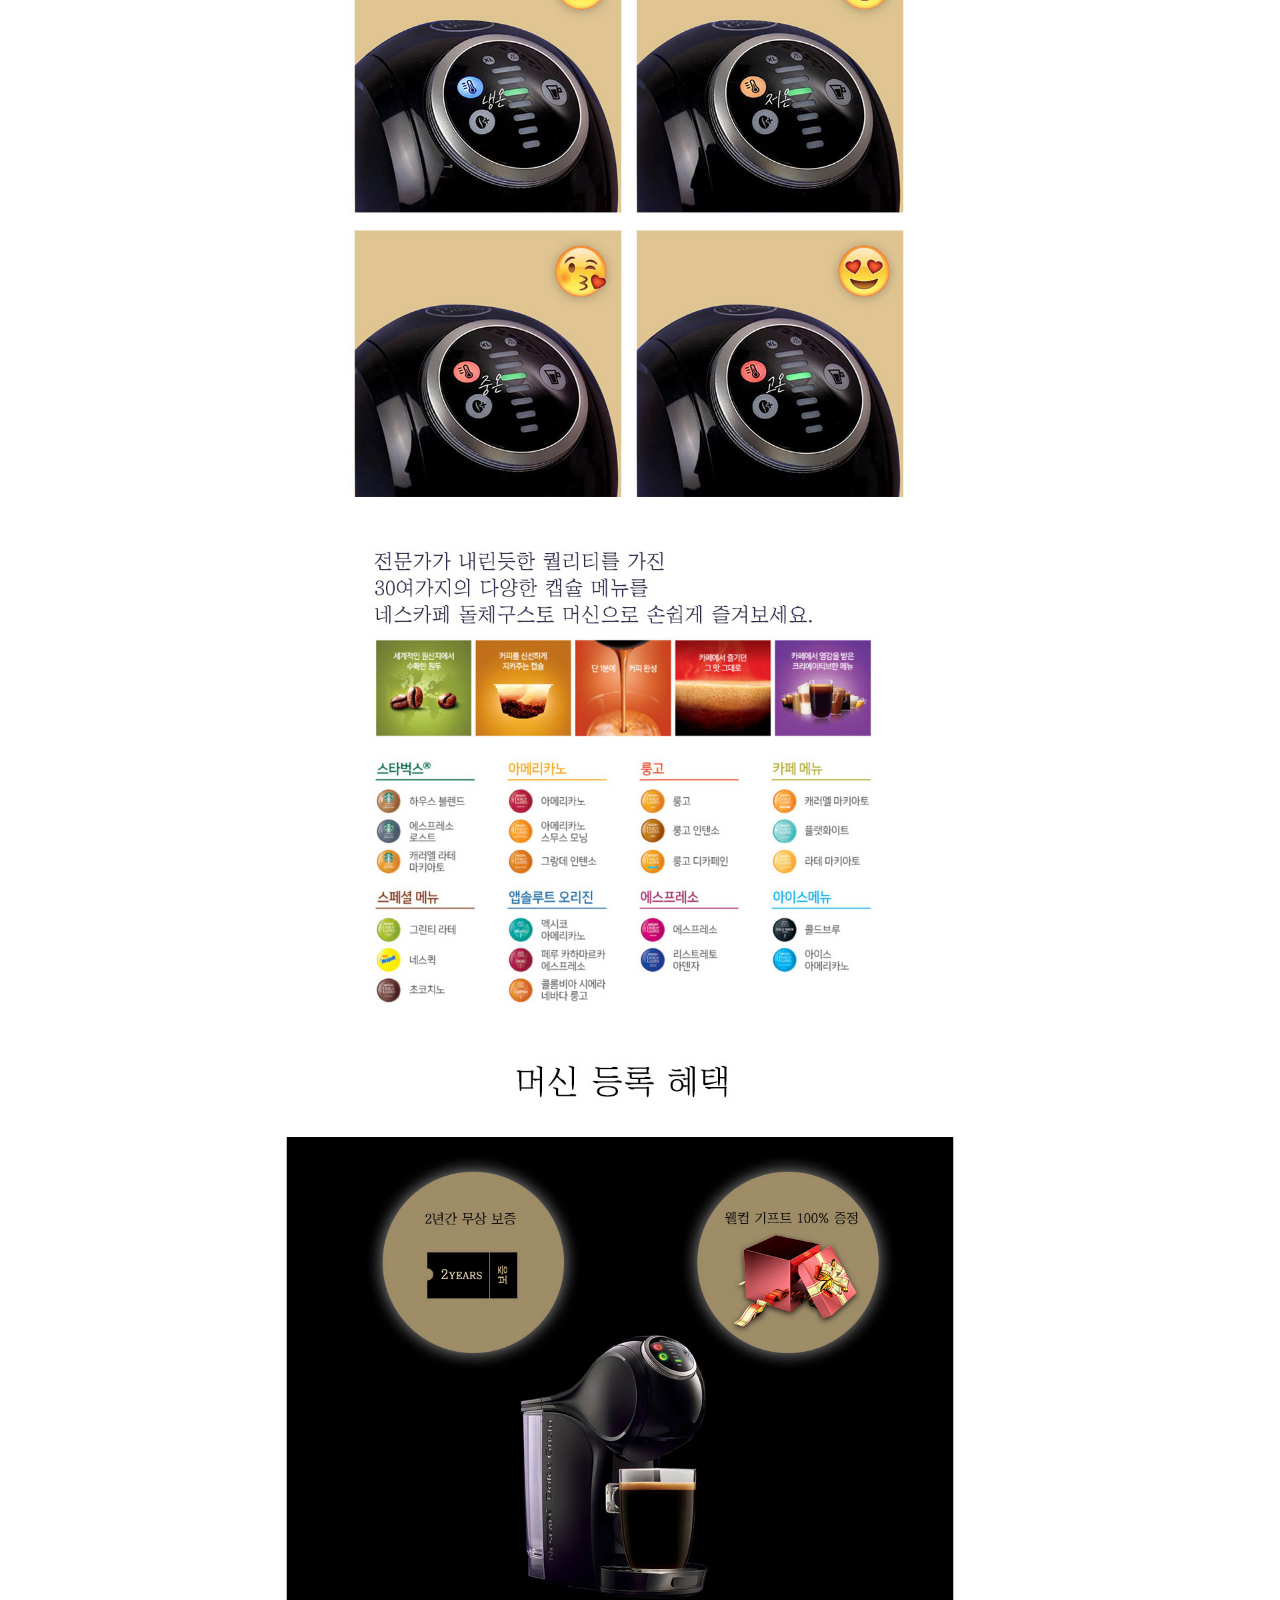
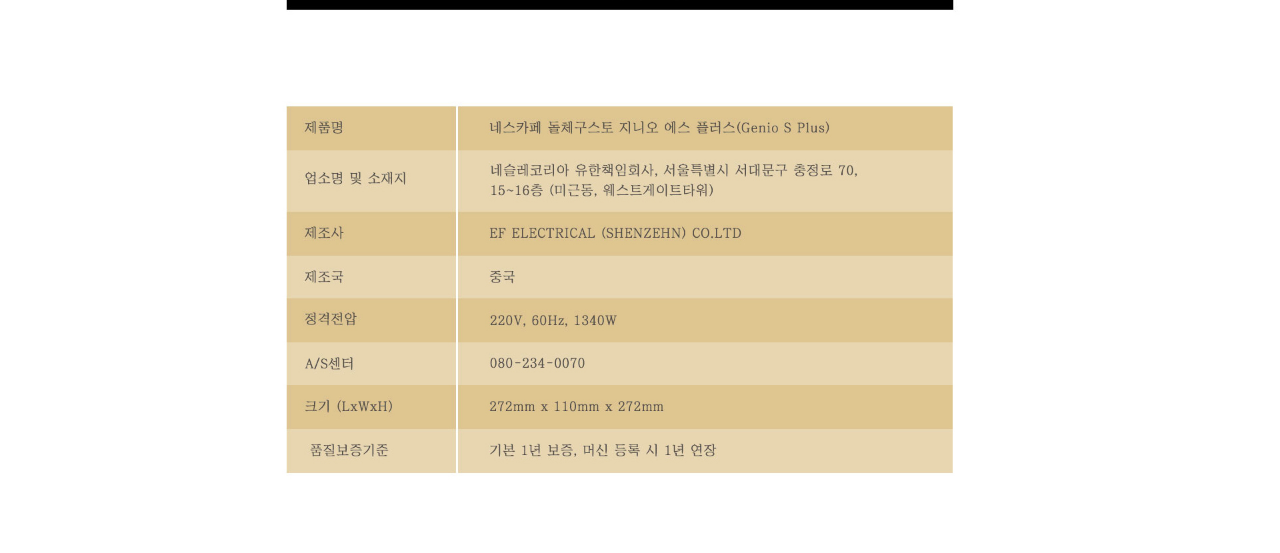
<file: portfolio/img/s3/coffee/coffee2.html>
<!DOCTYPE html>
<html lang="ko">
<head>
    <meta charset="UTF-8">
    <title>Machine banner</title>
    <link rel="icon" href="/portfolio/favicon.png">
    
    <style>
        *{padding: 0; margin: 0; width: 100%;}
    </style>
</head>
<body>
    <img src="machine.jpg">
</body>
</html>
</file>
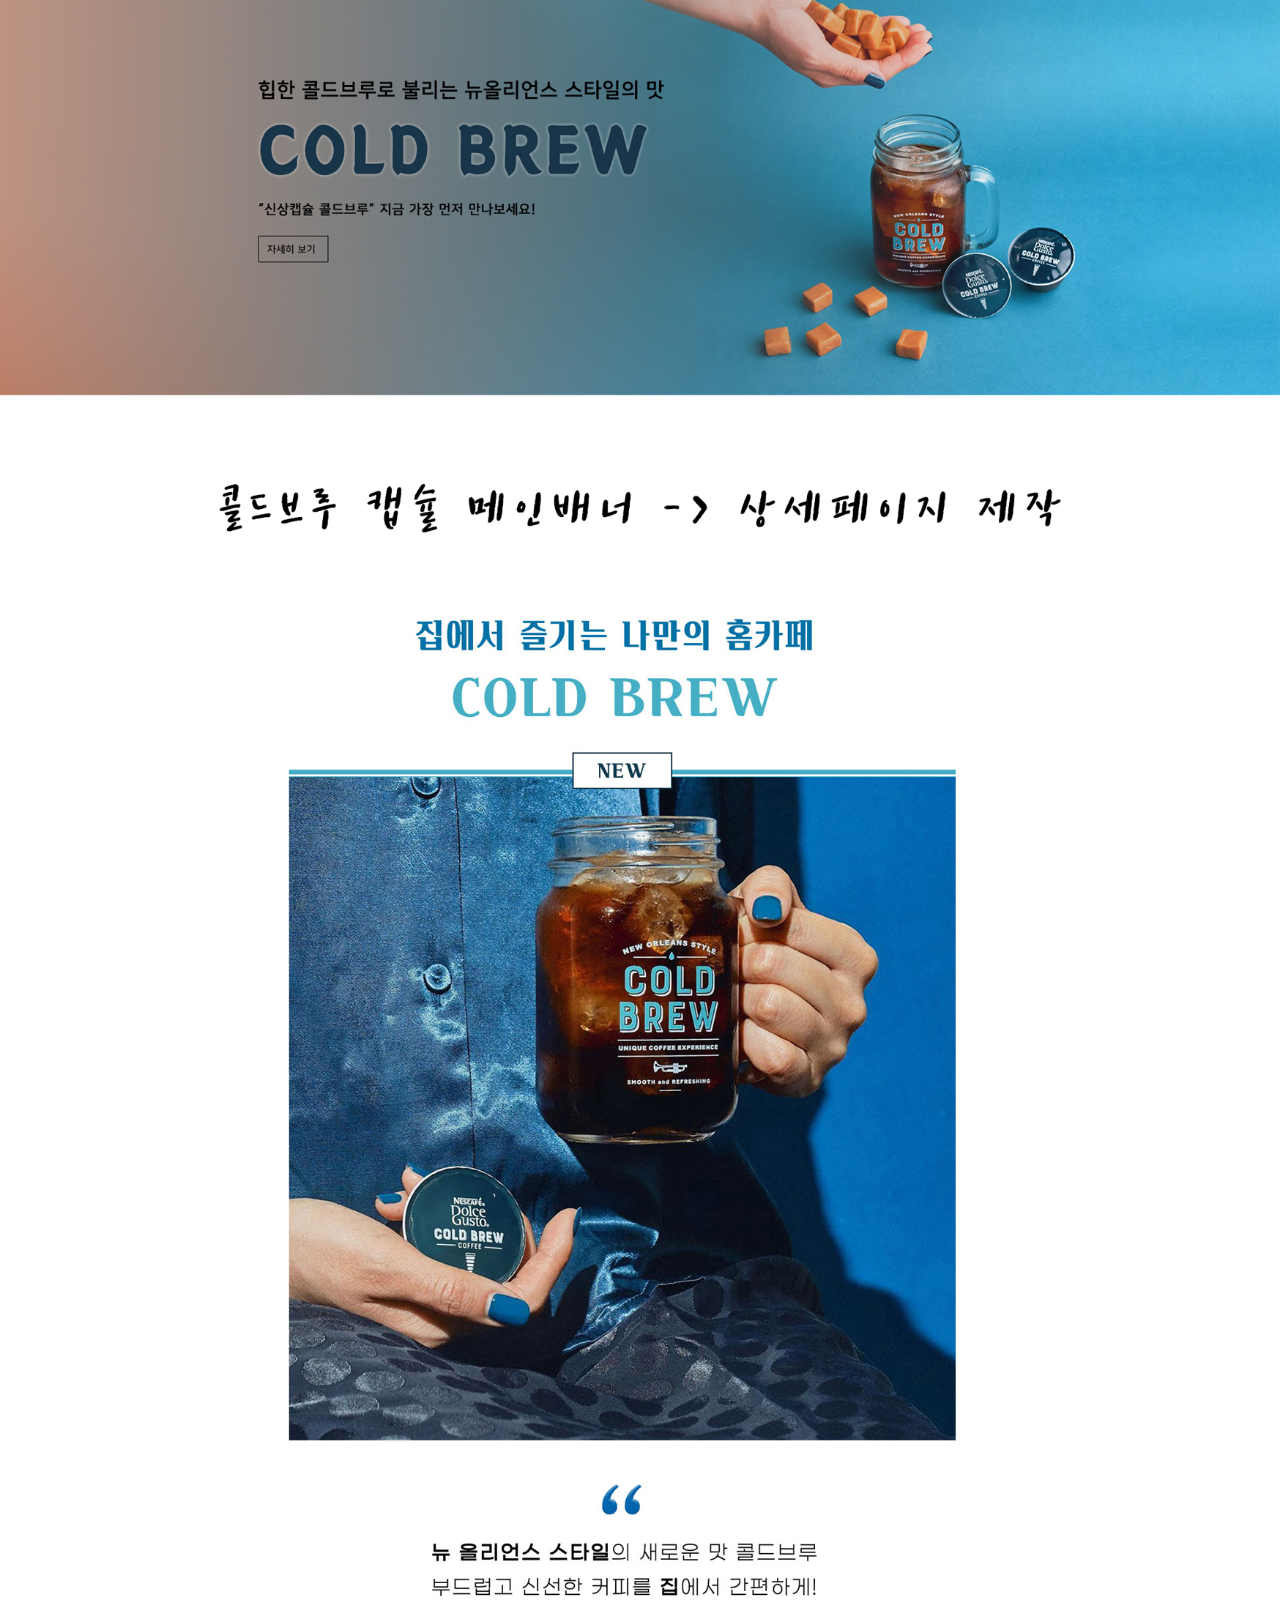
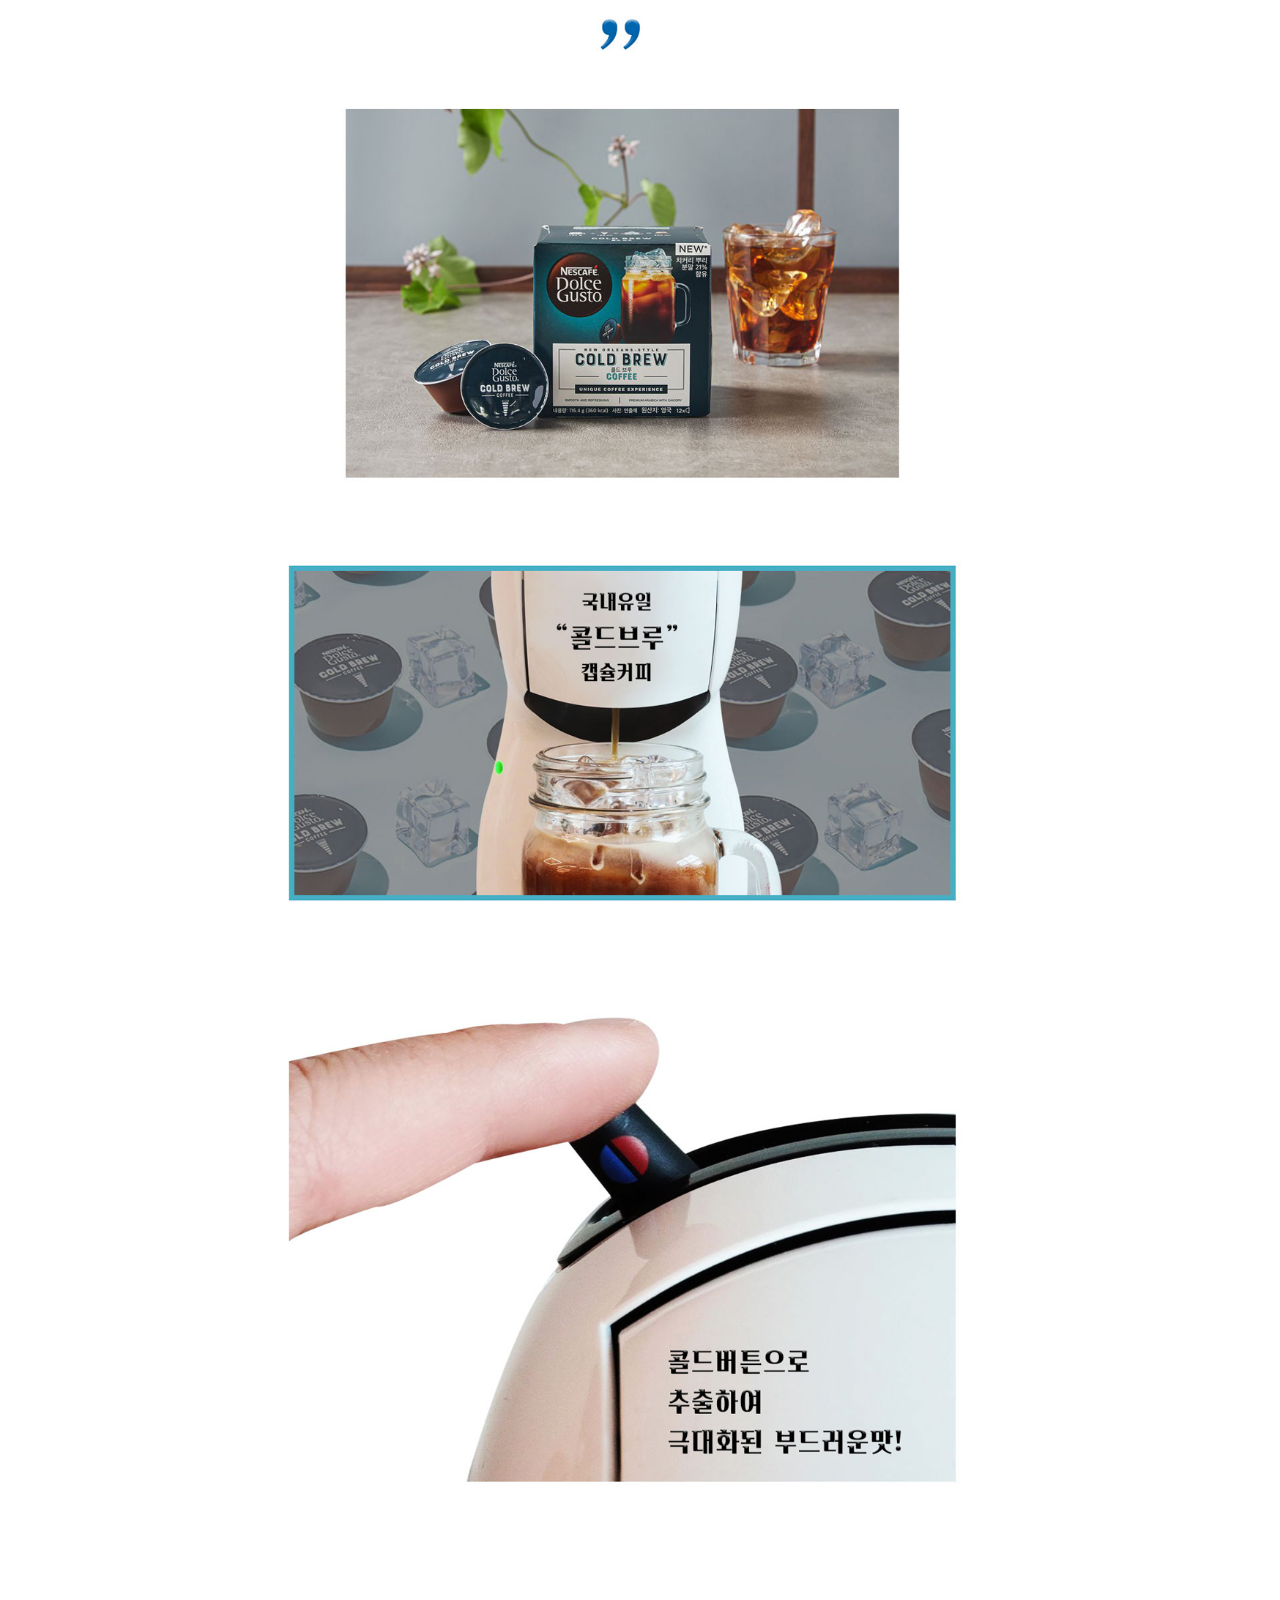
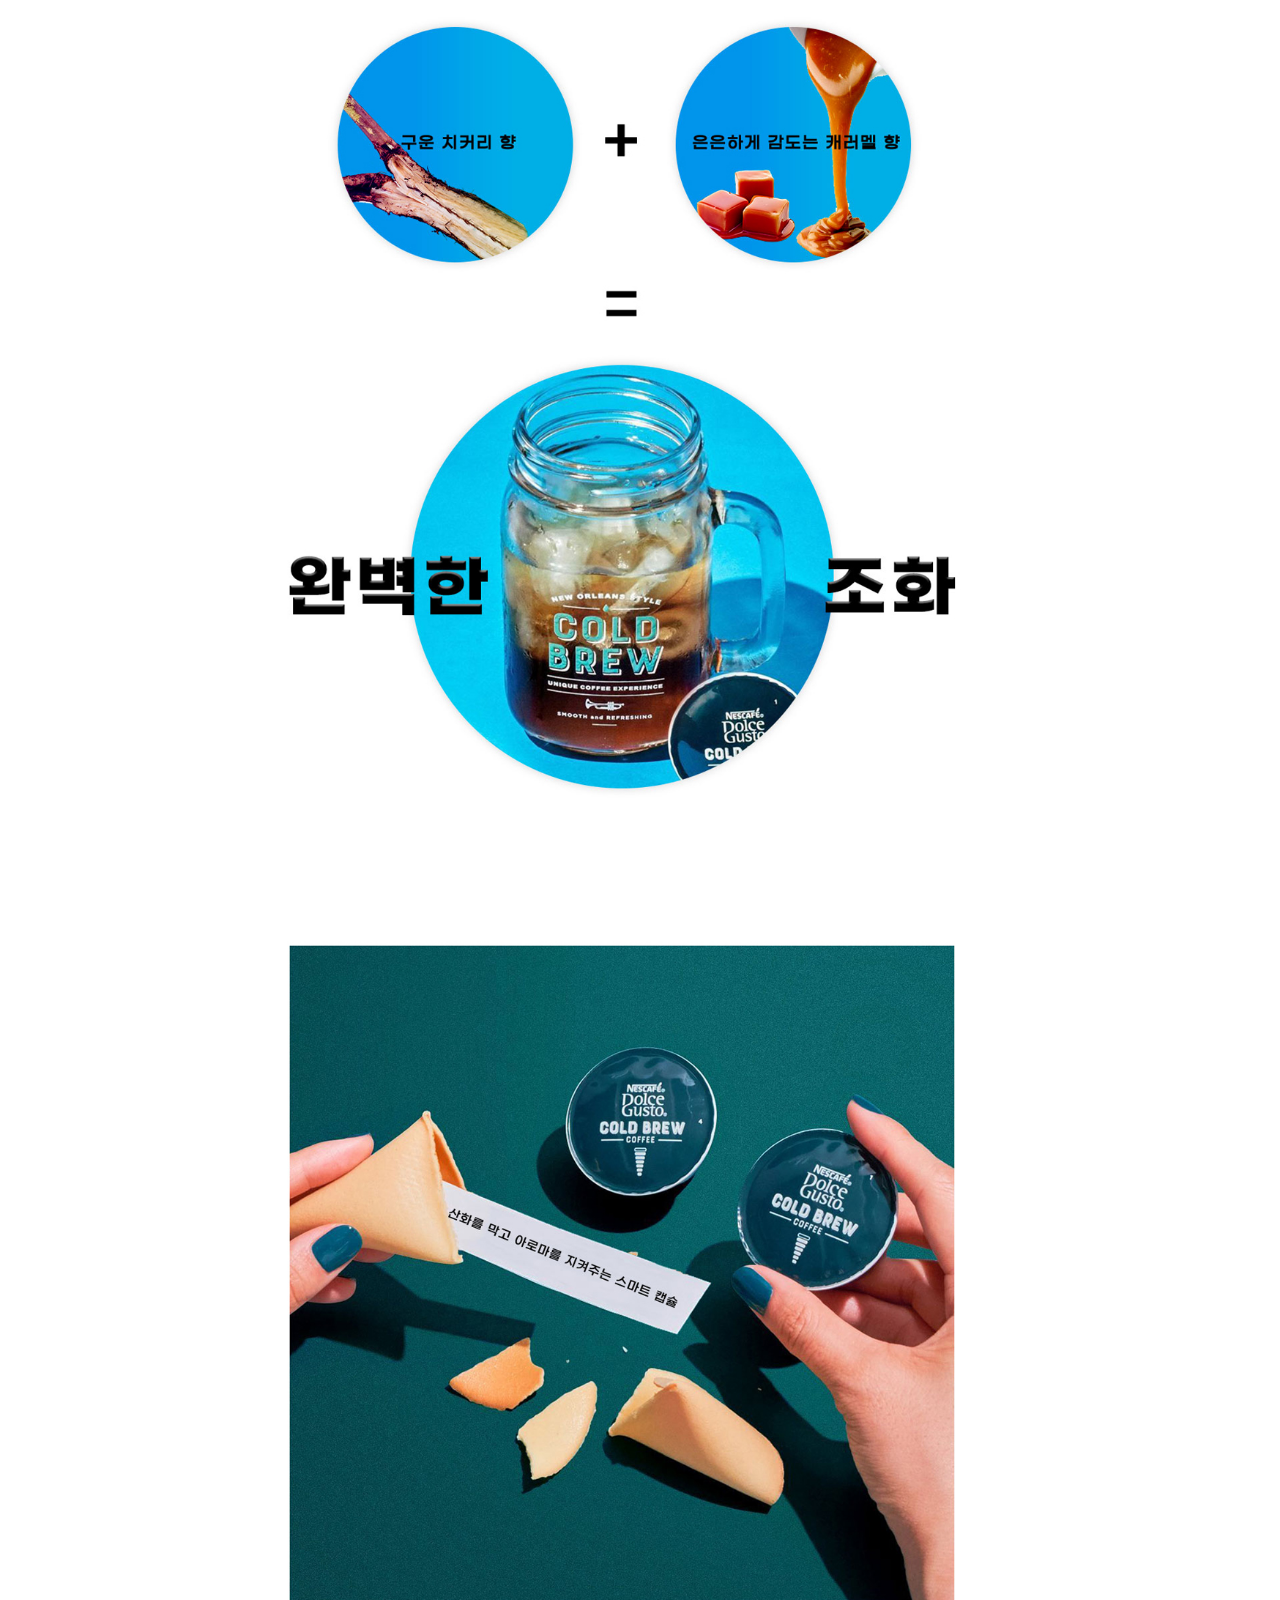
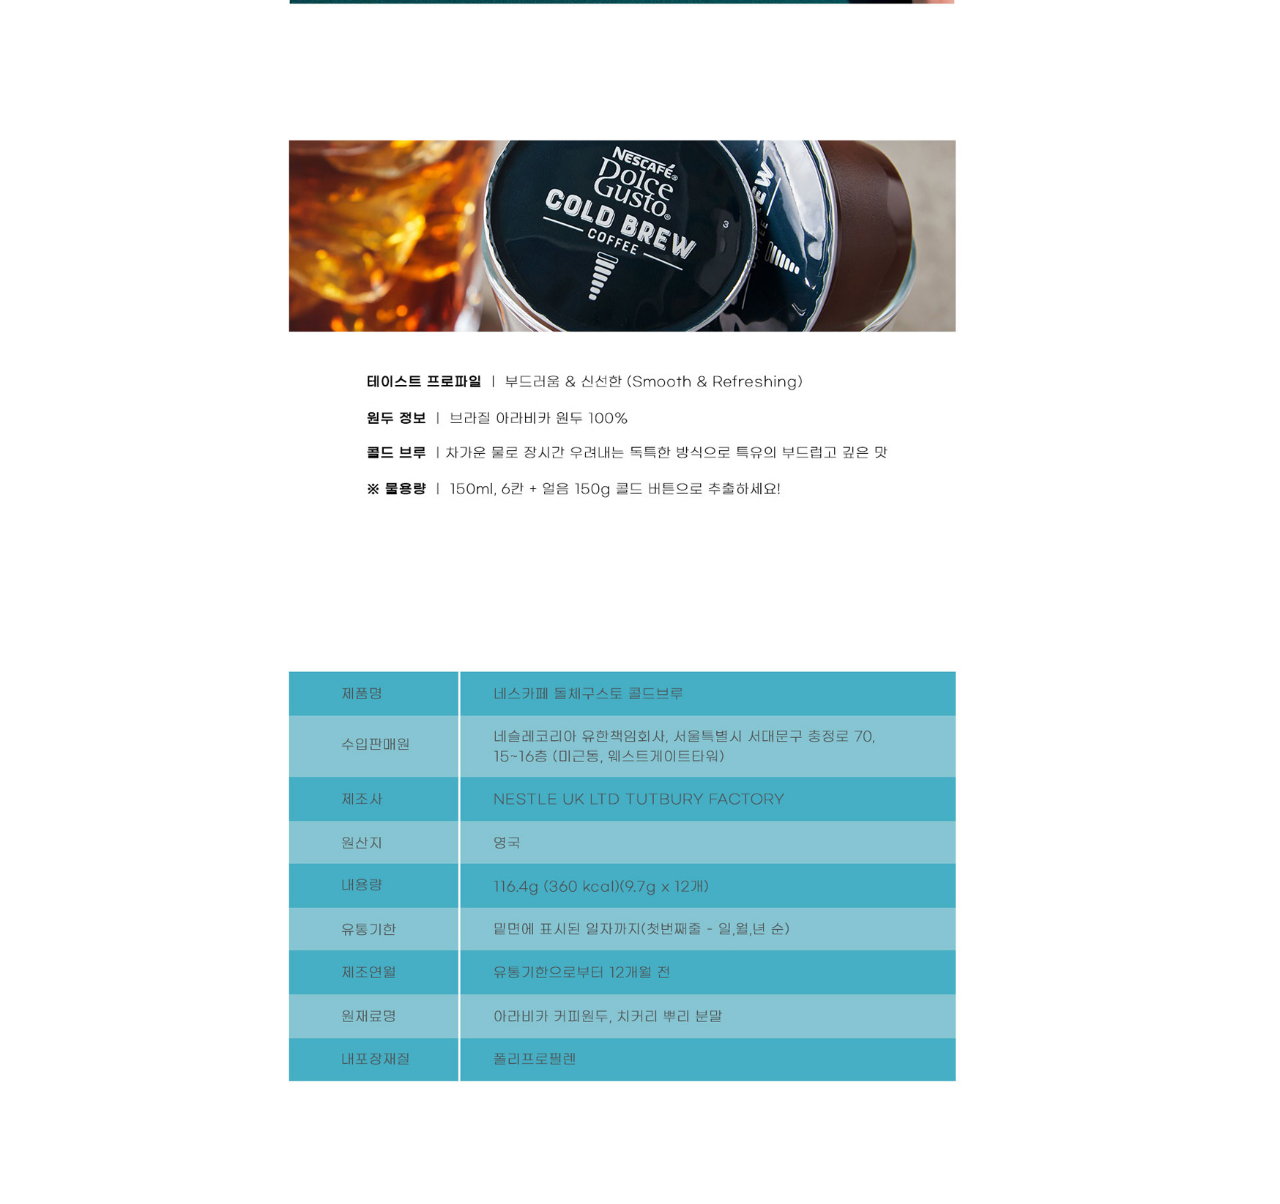
<file: portfolio/img/s3/coffee/coffee3.html>
<!DOCTYPE html>
<html lang="ko">
<head>
    <meta charset="UTF-8">
    <title>capsule banner</title>
    <link rel="icon" href="/portfolio/favicon.png">
    
    <style>
        *{padding: 0; margin: 0; width: 100%;}
    </style>
</head>
<body>
    <img src="capsule.jpg">
</body>
</html>
</file>
<file: ford/css/FORD.css>
*{ padding: 0; margin: 0; position: relative; list-style:none; font-family: 'Noto Sans KR', sans-serif; color: #003478;}
section{width: 100%; height: 100vh; overflow: hidden;}
.container{width: 1200px; height: 80vh; margin: 10vh auto; }

/*header*/
a:link{text-decoration: none;}
a:visited{color:003478; }
header .menu-li, .menu-li>a {transition: 0.5s;}

header{position: fixed; top: 0; left: 0; z-index: 999; width: 100%; height:50px; background:linear-gradient(180deg,rgb(255, 255, 255),rgba(116, 124, 124, 0.29)); display: flex; justify-content: center; align-items: center;}
header .nav{width: 1200px;  display: flex;}
header .logo{flex: 3;}
header .logo img{width: 15%}
header .menu-li{display: flex; align-items: center; justify-content: space-around; font-size: 15px; color: #003478; font-weight: 600; width: 520px;}
header .menu-li img{width: 15px;}
header .menu-li .li:nth-child(5){display: flex; justify-content: center; align-items: center; background: white; border-radius: 10px; padding: 5px; }

/*indi*/
.indi-g{width: 160px; height: 500px; position: fixed; z-index: 999; top: calc(50% - 150px); cursor: pointer; left: 20px;}
.indi-li .in{width: 100%; height: 50px; font-size: 20px;  font-weight: 600;}
.in span{width: 5%; transition: 1s; margin-right: 10px; display: block;  height: 30px; background: rgba(255, 233, 101, 0.61); transform: skewX(-30deg);}
.in em{margin-left: 15px; font-family: 'Abril Fatface', cursive; font-weight: 400;}

/*indi-on*/
.on{width:100%!important; height: 100%; transition: 1s;}

/*s1*/
.s1{background: url(../img/s1/back.jpg) center center;}

.title{ font-family: 'Abril Fatface', cursive; font-size:140px;
animation: tracking-in-contract 3s cubic-bezier(0.215, 0.610, 0.355, 1.000) both;}

@keyframes tracking-in-contract {
  0% {
    letter-spacing: 1em;
    opacity: 0;
  }
  40% {
    opacity: 0.6;
  }
  100% {
    letter-spacing: normal;
    opacity: 1;
  }
}

.main{display: flex; align-items: center; justify-content: center;}
.t-group1{font-size: 20px; font-weight: 600;}
.t-group1>div{margin-bottom: 10px;}
.t-group1 span{color: #FFE965; font-size: 25px;margin-right: 10px;}
.t-group1 span img{width: 20px;}
.t-group2{text-align: end; font-size: 30px; font-weight: 600;}
.t-group2 span{color:#FFE965; font-size: 60px; }
.t-group2 .t2{color: #003478; }
.main-car img{animation: carin 3s ;  filter:drop-shadow(2px 2px 10px #575757);}

/*s1 ani*/


@keyframes carin{
    from{
        margin-left: 100%;
        width: 100%;
    }
    to{
        margin-left: 0%;
        width: 100%;
    }
}

/*s2*/
.car{position: absolute; left:calc(600px - 350px ); top:calc(432px - 360px); }
.car img{position: absolute; display: none;}
.car img:nth-child(9){display: block;}
.s2-t{font-family: 'Abril Fatface', cursive; text-align: center; font-size: 50px; font-weight: 900; letter-spacing: 10px;}
.color{position: absolute; bottom: 0;}
.color img{margin: 0 3px; cursor: pointer;}

/*s3*/

.s3-b{ display: flex; cursor: pointer; }
.s3-b a{width: 20%; margin-right: 5px;}
.s3-b a:nth-child(5){margin-right: 0;}
.s3-b img{width: 100%; height: 60vh; }
.s3-b-mini{width: 100%; height: 20vh; background: #FFE965; padding: 10px; box-sizing: border-box;}
.s3-b-mini .t1{font-size:23px; font-weight: 900; margin-bottom: 20px;}
.s3-b-mini .t2{font-size:16px; font-weight: 400; }

/*s4*/
.s4-t{font-family: 'Abril Fatface', cursive; text-align: center; font-size: 50px; font-weight: 900; letter-spacing: 10px;}
.s4-img-group{display: flex; margin-left: 200px; }
.s4-img-group img{margin-right: 30px; }
.s4-ex{display: flex; align-items: center; justify-content: flex-start}
.s4-arrow{ z-index: 999; display: flex; align-items: center; justify-content: space-between; width: 1200px; position: absolute; top: calc(40vh - 25px);}
.s4-arrow img{cursor: pointer;}

.s4-b{background:#F1F9FF; width: 800px; height: 150px; padding: 20px; box-sizing: border-box; margin-right: 30px; }
.s4-b .t1{font-size: 25px; font-weight: 900;}
.s4-b .t2{font-size: 18px; font-weight: 400;}

.s4-bt{display: flex; margin-left: 200px;}


/*s5*/
.s5{background: url(../img/s5/s5-back.jpg) center center; background-size: cover; }

.s5-b{position: absolute; width: 550px; height: 200px; background:#FFE965; padding: 10px; box-sizing: border-box; }

.s5-b:nth-child(1){top: 100px; left: 100px;}
.s5-b:nth-child(2){top: 100px; left: 1100px;}
.s5-b:nth-child(3){top: 650px; left: 200px;}

.s5-b-in{display: flex;}
.s5-b-in img{width: 300px; height: 180px;}
.s5-b-in-t{box-sizing: border-box; padding: 10px;}
.s5-b-in .t1{font-size: 20px; font-weight: 900;}
.s5-b-in .t2{font-size: 16px; font-weight: 400;}

.s5 .circle{max-width: 1200px; height: 100vh; margin: 0 auto; }
.s5 .circle1{animation: rotate_c 10s linear infinite; transform-origin: 50% 50%;  position: absolute; width: 50px; height: 50px; border:10px dashed red; border-radius: 50%; top: 340px; left: calc(1200px - 750px);}
.s5 .circle2{animation: rotate_c 10s linear infinite; position: absolute; width: 50px; height: 50px; border:10px dashed red; border-radius: 50%; top: 360px; left: calc(1200px - 400px);}
.s5 .circle3{animation: rotate_c 10s linear infinite; position: absolute; width: 50px; height: 50px; border:10px dashed red; border-radius: 50%; top: calc(100vh - 230px); left: calc(1200px - 450px);;}

@keyframes rotate_c{
    100%{transform: rotate(360deg);}
} 



/*s6*/
.s6{background: url(../img/s6/s6-back.jpg) center center; background-size: cover; }

.s6-b:nth-child(1){position: absolute; width: 1300px; height: 200px; background:#FFE965; padding: 10px; box-sizing: border-box; }
.s6-b:nth-child(2){position: absolute; width: 550px; height: 200px; background:#FFE965; padding: 10px; box-sizing: border-box; }

.s6-b:nth-child(1){top: 200px; left: 200px;}
.s6-b:nth-child(2){top: 700px; left: 300px;}

.s6-b-in{display: flex;}
.s6-b-in img{width: 300px; height: 180px;}
.s6-b-in-t{box-sizing: border-box; padding: 10px;}
.s6-b-in .t1{font-size: 20px; font-weight: 900;}
.s6-b-in .t2{font-size: 16px; font-weight: 400;}

.s6 .circle{max-width: 1194px; height: 100vh; margin: 0 auto; }
.s6 .circle1{animation: rotate_c 10s linear infinite; position: absolute; width: 50px; height: 50px; border:10px dashed red; border-radius: 50%; top: calc(100vh - 340px); left: calc(1200px - 1050px);}
.s6 .circle2{animation: rotate_c 10s linear infinite; position: absolute; width: 50px; height: 50px; border:10px dashed red; border-radius: 50%; top: calc(100vh - 400px); left: calc(1200px - 970px);}
.s6 .circle3{animation: rotate_c 10s linear infinite; position: absolute; width: 50px; height: 50px; border:10px dashed red; border-radius: 50%; top: calc(100vh - 550px); left: calc(1200px - 400px);}
.s6 .circle4{animation: rotate_c 10s linear infinite; position: absolute; width: 50px; height: 50px; border:10px dashed red; border-radius: 50%; top: calc(100vh - 350px); left: calc(1200px - 450px);}

/*s7*/

.s7-b{float: left; width: 560px; height: 45%; margin: 20px; filter: drop-shadow(5px 5px 10px #d3d3d3);}
.s7-b-m{position: absolute; bottom: 0; background: #FFE965; width: 100%; padding: 10px; box-sizing: border-box; height: 30%;}
.s7-t{font-size: 20px; font-weight: 600;}


/*s8*/
.s8-t{font-family: 'Abril Fatface', cursive; text-align: center; font-size: 50px; font-weight: bold; letter-spacing: 10px;}
.s8 .img-g{width: 100%; height: 73vh;}
.s8-img-b{width: 100%; height: 63vh; margin-bottom: 10px;overflow: hidden;}
.s8-img-b img{width: 100%; height: 63vh; transition: all ease 1s;}
.s8-img-b img:hover{transform: scale(1.1);}

.s8-img-s-g{display: flex; width: 100%; height: 20vh; }
.s8-img-s img{width: 163px;  margin-right:10px;  cursor: pointer;}
.s8-img-s img:hover{filter: grayscale(100%); transition: all ease 1s; }

/*s9*/
.s9 .text-group{margin-top: 10vh; text-align: center; margin-bottom: 100px; box-sizing: border-box; }
.s9 .t1{font-family: 'Abril Fatface', cursive; text-indent: 50px; letter-spacing: 5px; font-size: 40px; font-weight: 900; margin-bottom: 10px;}
.s9 .t2{font-size: 20px; font-weight: 300; letter-spacing: 3px; line-height: 30px;}

.mains{display: flex; align-items: center; justify-content:center; width: 100%; }

.tri1{ position: absolute;
      width: 0px;
      height: 0px;
      left: 0;
      top: 0;
      z-index: 3;
      border-top: 180px solid rgb(255, 255, 255);
      border-left: none;
      border-right: 70px solid transparent;
      border-bottom: none;}

.tri2{position: absolute;
      width: 0px;
      height: 0px;
      left: 0;
      bottom: 0;
      z-index: 3;
      border-top: none;
      border-left: none;
      border-right: 70px solid transparent;
      border-bottom: 120px solid rgb(255, 255, 255);}

.tri3{position: absolute;
      width: 0px;
      height: 0px;
      right: 0;
      top: 0;
      z-index: 3;
      border-top: 180px solid rgb(255, 255, 255);
      border-left: 70px solid transparent;
      border-right: none;
      border-bottom: none;}


.tri4{position: absolute;
      width: 0px;
      height: 0px;
      right:0;
      bottom: 0;
      z-index: 3;
      border-top: none;
      border-left: 70px solid transparent;
      border-right: none;
      border-bottom: 120px solid rgb(255, 255, 255);}

.tri5{position: absolute;
      width: 0px;
      height: 0px;
      right: 0;
      top: 0;
      z-index: 3;
      border-top: 80px solid rgb(255, 255, 255);
      border-left: 70px solid transparent;
      border-right: none;
      border-bottom: none;}

.tri6{position: absolute;
      width: 0px;
      height: 0px;
      right:0;
      bottom: 0;
      z-index: 3;
      border-top: none;
      border-left: 70px solid transparent;
      border-right: none;
      border-bottom: 120px solid rgb(255, 255, 255);}

.tri7{ position: absolute;
      width: 0px;
      height: 0px;
      left: 0;
      top: 0;
      z-index: 3;
      border-top: 80px solid rgb(255, 255, 255);
      border-left: none;
      border-right: 70px solid transparent;
      border-bottom: none;}

.tri8{position: absolute;
      width: 0px;
      height: 0px;
      left: 0;
      bottom: 0;
      z-index: 3;
      border-top: none;
      border-left: none;
      border-right: 70px solid transparent;
      border-bottom: 120px solid rgb(255, 255, 255);}

.bu{text-align: center; height: 300px; width: 25%;}

.b1{background: #dddddd;}
.b1 img{filter:drop-shadow(-5px 2px 8px #838483);  width:400px; height: 230px; z-index: 999; top: 50px; left: 100px; transition: all ease 1s;}
.b1 img:hover{transform: rotate(-10deg);}

.b2{box-shadow: inset -1px 0px 5px #1c2633; padding: 70px 0 70px 80px; box-sizing: border-box; background-image:linear-gradient(-90deg,#3330d1,#003478);}
.b2 img{width:100px; height: 50px; transition: all ease 1s;}
.b2 img:hover{filter:drop-shadow(5px 2px 8px #ffffff);}
.limi{font-size: 30px; color: white; font-weight: 600;}
.limi span{font-family: 'Abril Fatface', cursive; color: white; font-weight: 400;}

.b3{padding: 70px 80px 70px 0; box-sizing: border-box;; background-image:linear-gradient(-90deg,#3330d1,#003478);}
.b3 img{width:100px; height: 50px;transition: all ease 1s;}
.b3 img:hover{filter:drop-shadow(-5px 2px 8px #ffffff);}
.phev{font-size: 30px; color: white; font-weight: 600;}
.phev span{font-family: 'Abril Fatface', cursive; color: white; font-weight: 400;}

.b4{background: #dddddd;}
.b4 img{filter:drop-shadow(-5px 2px 8px #838483); width:400px; height: 230px; z-index: 999; top: 50px; left: -100px; transition: all ease 1s;}
.b4 img:hover{transform: rotate(10deg);}

footer{width: 100%; height: 100px; background:#C0CFE2;}
.foot{width: 1200px; height: 100px; margin: 0 auto;}
.foot-t1-g{width: 1200px; height: 50px; display: flex; align-items: center; justify-content: space-between; font-size: 20px; font-weight: 600;}
.foot-t2-g{width: 300px; height: 50px; display: flex; align-items: center; justify-content: space-around; font-size: 20px; font-weight: 500; margin: 0 auto;}
.foot-t1-g .t1:nth-child(1){font-family: 'Abril Fatface', cursive; font-weight: 400;}
.foot-t2-g .t2{font-family: 'Abril Fatface', cursive; font-weight: 400;}
</file>
<file: ford/css/lightgallery.css>
/*! lightgallery - v1.10.0 - 2020-11-07
* http://sachinchoolur.github.io/lightGallery/
* Copyright (c) 2020 Sachin N; Licensed GPLv3 */
@font-face {
  font-family: 'lg';
  src: url("../fonts/lg.ttf?22t19m") format("truetype"), url("../fonts/lg.woff?22t19m") format("woff"), url("../fonts/lg.svg?22t19m#lg") format("svg");
  font-weight: normal;
  font-style: normal;
  font-display: block;
}
.lg-icon {
  /* use !important to prevent issues with browser extensions that change fonts */
  font-family: 'lg' !important;
  speak: never;
  font-style: normal;
  font-weight: normal;
  font-variant: normal;
  text-transform: none;
  line-height: 1;
  /* Better Font Rendering =========== */
  -webkit-font-smoothing: antialiased;
  -moz-osx-font-smoothing: grayscale;
}

.lg-actions .lg-next, .lg-actions .lg-prev {
  background-color: rgba(0, 0, 0, 0.45);
  border-radius: 2px;
  color: #999;
  cursor: pointer;
  display: block;
  font-size: 22px;
  margin-top: -10px;
  padding: 8px 10px 9px;
  position: absolute;
  top: 50%;
  z-index: 1080;
  border: none;
  outline: none;
}
.lg-actions .lg-next.disabled, .lg-actions .lg-prev.disabled {
  pointer-events: none;
  opacity: 0.5;
}
.lg-actions .lg-next:hover, .lg-actions .lg-prev:hover {
  color: #FFF;
}
.lg-actions .lg-next {
  right: 20px;
}
.lg-actions .lg-next:before {
  content: "\e095";
}
.lg-actions .lg-prev {
  left: 20px;
}
.lg-actions .lg-prev:after {
  content: "\e094";
}

@-webkit-keyframes lg-right-end {
  0% {
    left: 0;
  }
  50% {
    left: -30px;
  }
  100% {
    left: 0;
  }
}
@-moz-keyframes lg-right-end {
  0% {
    left: 0;
  }
  50% {
    left: -30px;
  }
  100% {
    left: 0;
  }
}
@-ms-keyframes lg-right-end {
  0% {
    left: 0;
  }
  50% {
    left: -30px;
  }
  100% {
    left: 0;
  }
}
@keyframes lg-right-end {
  0% {
    left: 0;
  }
  50% {
    left: -30px;
  }
  100% {
    left: 0;
  }
}
@-webkit-keyframes lg-left-end {
  0% {
    left: 0;
  }
  50% {
    left: 30px;
  }
  100% {
    left: 0;
  }
}
@-moz-keyframes lg-left-end {
  0% {
    left: 0;
  }
  50% {
    left: 30px;
  }
  100% {
    left: 0;
  }
}
@-ms-keyframes lg-left-end {
  0% {
    left: 0;
  }
  50% {
    left: 30px;
  }
  100% {
    left: 0;
  }
}
@keyframes lg-left-end {
  0% {
    left: 0;
  }
  50% {
    left: 30px;
  }
  100% {
    left: 0;
  }
}
.lg-outer.lg-right-end .lg-object {
  -webkit-animation: lg-right-end 0.3s;
  -o-animation: lg-right-end 0.3s;
  animation: lg-right-end 0.3s;
  position: relative;
}
.lg-outer.lg-left-end .lg-object {
  -webkit-animation: lg-left-end 0.3s;
  -o-animation: lg-left-end 0.3s;
  animation: lg-left-end 0.3s;
  position: relative;
}

.lg-toolbar {
  z-index: 1082;
  left: 0;
  position: absolute;
  top: 0;
  width: 100%;
  background-color: rgba(0, 0, 0, 0.45);
}
.lg-toolbar .lg-icon {
  color: #999;
  cursor: pointer;
  float: right;
  font-size: 24px;
  height: 47px;
  line-height: 27px;
  padding: 10px 0;
  text-align: center;
  width: 50px;
  text-decoration: none !important;
  outline: medium none;
  background: none;
  border: none;
  box-shadow: none;
  -webkit-transition: color 0.2s linear;
  -o-transition: color 0.2s linear;
  transition: color 0.2s linear;
}
.lg-toolbar .lg-icon:hover {
  color: #FFF;
}
.lg-toolbar .lg-close:after {
  content: "\e070";
}
.lg-toolbar .lg-download:after {
  content: "\e0f2";
}

.lg-sub-html {
  background-color: rgba(0, 0, 0, 0.45);
  bottom: 0;
  color: #EEE;
  font-size: 16px;
  left: 0;
  padding: 10px 40px;
  position: fixed;
  right: 0;
  text-align: center;
  z-index: 1080;
}
.lg-sub-html h4 {
  margin: 0;
  font-size: 13px;
  font-weight: bold;
}
.lg-sub-html p {
  font-size: 12px;
  margin: 5px 0 0;
}

#lg-counter {
  color: #999;
  display: inline-block;
  font-size: 16px;
  padding-left: 20px;
  padding-top: 12px;
  vertical-align: middle;
}

.lg-toolbar, .lg-prev, .lg-next {
  opacity: 1;
  -webkit-transition: -webkit-transform 0.35s cubic-bezier(0, 0, 0.25, 1) 0s, opacity 0.35s cubic-bezier(0, 0, 0.25, 1) 0s, color 0.2s linear;
  -moz-transition: -moz-transform 0.35s cubic-bezier(0, 0, 0.25, 1) 0s, opacity 0.35s cubic-bezier(0, 0, 0.25, 1) 0s, color 0.2s linear;
  -o-transition: -o-transform 0.35s cubic-bezier(0, 0, 0.25, 1) 0s, opacity 0.35s cubic-bezier(0, 0, 0.25, 1) 0s, color 0.2s linear;
  transition: transform 0.35s cubic-bezier(0, 0, 0.25, 1) 0s, opacity 0.35s cubic-bezier(0, 0, 0.25, 1) 0s, color 0.2s linear;
}

.lg-hide-items .lg-prev {
  opacity: 0;
  -webkit-transform: translate3d(-10px, 0, 0);
  transform: translate3d(-10px, 0, 0);
}
.lg-hide-items .lg-next {
  opacity: 0;
  -webkit-transform: translate3d(10px, 0, 0);
  transform: translate3d(10px, 0, 0);
}
.lg-hide-items .lg-toolbar {
  opacity: 0;
  -webkit-transform: translate3d(0, -10px, 0);
  transform: translate3d(0, -10px, 0);
}

body:not(.lg-from-hash) .lg-outer.lg-start-zoom .lg-object {
  -webkit-transform: scale3d(0.5, 0.5, 0.5);
  transform: scale3d(0.5, 0.5, 0.5);
  opacity: 0;
  -webkit-transition: -webkit-transform 250ms cubic-bezier(0, 0, 0.25, 1) 0s, opacity 250ms cubic-bezier(0, 0, 0.25, 1) !important;
  -moz-transition: -moz-transform 250ms cubic-bezier(0, 0, 0.25, 1) 0s, opacity 250ms cubic-bezier(0, 0, 0.25, 1) !important;
  -o-transition: -o-transform 250ms cubic-bezier(0, 0, 0.25, 1) 0s, opacity 250ms cubic-bezier(0, 0, 0.25, 1) !important;
  transition: transform 250ms cubic-bezier(0, 0, 0.25, 1) 0s, opacity 250ms cubic-bezier(0, 0, 0.25, 1) !important;
  -webkit-transform-origin: 50% 50%;
  -moz-transform-origin: 50% 50%;
  -ms-transform-origin: 50% 50%;
  transform-origin: 50% 50%;
}
body:not(.lg-from-hash) .lg-outer.lg-start-zoom .lg-item.lg-complete .lg-object {
  -webkit-transform: scale3d(1, 1, 1);
  transform: scale3d(1, 1, 1);
  opacity: 1;
}

.lg-outer .lg-thumb-outer {
  background-color: #0D0A0A;
  bottom: 0;
  position: absolute;
  width: 100%;
  z-index: 1080;
  max-height: 350px;
  -webkit-transform: translate3d(0, 100%, 0);
  transform: translate3d(0, 100%, 0);
  -webkit-transition: -webkit-transform 0.25s cubic-bezier(0, 0, 0.25, 1) 0s;
  -moz-transition: -moz-transform 0.25s cubic-bezier(0, 0, 0.25, 1) 0s;
  -o-transition: -o-transform 0.25s cubic-bezier(0, 0, 0.25, 1) 0s;
  transition: transform 0.25s cubic-bezier(0, 0, 0.25, 1) 0s;
}
.lg-outer .lg-thumb-outer.lg-grab .lg-thumb-item {
  cursor: -webkit-grab;
  cursor: -moz-grab;
  cursor: -o-grab;
  cursor: -ms-grab;
  cursor: grab;
}
.lg-outer .lg-thumb-outer.lg-grabbing .lg-thumb-item {
  cursor: move;
  cursor: -webkit-grabbing;
  cursor: -moz-grabbing;
  cursor: -o-grabbing;
  cursor: -ms-grabbing;
  cursor: grabbing;
}
.lg-outer .lg-thumb-outer.lg-dragging .lg-thumb {
  -webkit-transition-duration: 0s !important;
  transition-duration: 0s !important;
}
.lg-outer.lg-thumb-open .lg-thumb-outer {
  -webkit-transform: translate3d(0, 0%, 0);
  transform: translate3d(0, 0%, 0);
}
.lg-outer .lg-thumb {
  padding: 10px 0;
  height: 100%;
  margin-bottom: -5px;
}
.lg-outer .lg-thumb-item {
  border-radius: 5px;
  cursor: pointer;
  float: left;
  overflow: hidden;
  height: 100%;
  border: 2px solid #FFF;
  border-radius: 4px;
  margin-bottom: 5px;
}
@media (min-width: 1025px) {
  .lg-outer .lg-thumb-item {
    -webkit-transition: border-color 0.25s ease;
    -o-transition: border-color 0.25s ease;
    transition: border-color 0.25s ease;
  }
}
.lg-outer .lg-thumb-item.active, .lg-outer .lg-thumb-item:hover {
  border-color: #a90707;
}
.lg-outer .lg-thumb-item img {
  width: 100%;
  height: 100%;
  object-fit: cover;
}
.lg-outer.lg-has-thumb .lg-item {
  padding-bottom: 120px;
}
.lg-outer.lg-can-toggle .lg-item {
  padding-bottom: 0;
}
.lg-outer.lg-pull-caption-up .lg-sub-html {
  -webkit-transition: bottom 0.25s ease;
  -o-transition: bottom 0.25s ease;
  transition: bottom 0.25s ease;
}
.lg-outer.lg-pull-caption-up.lg-thumb-open .lg-sub-html {
  bottom: 100px;
}
.lg-outer .lg-toogle-thumb {
  background-color: #0D0A0A;
  border-radius: 2px 2px 0 0;
  color: #999;
  cursor: pointer;
  font-size: 24px;
  height: 39px;
  line-height: 27px;
  padding: 5px 0;
  position: absolute;
  right: 20px;
  text-align: center;
  top: -39px;
  width: 50px;
  outline: medium none;
  border: none;
}
.lg-outer .lg-toogle-thumb:after {
  content: "\e1ff";
}
.lg-outer .lg-toogle-thumb:hover {
  color: #FFF;
}

.lg-outer .lg-video-cont {
  display: inline-block;
  vertical-align: middle;
  max-width: 1140px;
  max-height: 100%;
  width: 100%;
  padding: 0 5px;
}
.lg-outer .lg-video {
  width: 100%;
  height: 0;
  padding-bottom: 56.25%;
  overflow: hidden;
  position: relative;
}
.lg-outer .lg-video .lg-object {
  display: inline-block;
  position: absolute;
  top: 0;
  left: 0;
  width: 100% !important;
  height: 100% !important;
}
.lg-outer .lg-video .lg-video-play {
  width: 84px;
  height: 59px;
  position: absolute;
  left: 50%;
  top: 50%;
  margin-left: -42px;
  margin-top: -30px;
  z-index: 1080;
  cursor: pointer;
}
.lg-outer .lg-has-iframe .lg-video {
  -webkit-overflow-scrolling: touch;
  overflow: auto;
}
.lg-outer .lg-has-vimeo .lg-video-play {
  background: url("../img/vimeo-play.png") no-repeat scroll 0 0 transparent;
}
.lg-outer .lg-has-vimeo:hover .lg-video-play {
  background: url("../img/vimeo-play.png") no-repeat scroll 0 -58px transparent;
}
.lg-outer .lg-has-html5 .lg-video-play {
  background: transparent url("../img/video-play.png") no-repeat scroll 0 0;
  height: 64px;
  margin-left: -32px;
  margin-top: -32px;
  width: 64px;
  opacity: 0.8;
}
.lg-outer .lg-has-html5:hover .lg-video-play {
  opacity: 1;
}
.lg-outer .lg-has-youtube .lg-video-play {
  background: url("../img/youtube-play.png") no-repeat scroll 0 0 transparent;
}
.lg-outer .lg-has-youtube:hover .lg-video-play {
  background: url("../img/youtube-play.png") no-repeat scroll 0 -60px transparent;
}
.lg-outer .lg-video-object {
  width: 100% !important;
  height: 100% !important;
  position: absolute;
  top: 0;
  left: 0;
}
.lg-outer .lg-has-video .lg-video-object {
  visibility: hidden;
}
.lg-outer .lg-has-video.lg-video-playing .lg-object, .lg-outer .lg-has-video.lg-video-playing .lg-video-play {
  display: none;
}
.lg-outer .lg-has-video.lg-video-playing .lg-video-object {
  visibility: visible;
}

.lg-progress-bar {
  background-color: #333;
  height: 5px;
  left: 0;
  position: absolute;
  top: 0;
  width: 100%;
  z-index: 1083;
  opacity: 0;
  -webkit-transition: opacity 0.08s ease 0s;
  -moz-transition: opacity 0.08s ease 0s;
  -o-transition: opacity 0.08s ease 0s;
  transition: opacity 0.08s ease 0s;
}
.lg-progress-bar .lg-progress {
  background-color: #a90707;
  height: 5px;
  width: 0;
}
.lg-progress-bar.lg-start .lg-progress {
  width: 100%;
}
.lg-show-autoplay .lg-progress-bar {
  opacity: 1;
}

.lg-autoplay-button:after {
  content: "\e01d";
}
.lg-show-autoplay .lg-autoplay-button:after {
  content: "\e01a";
}

.lg-outer.lg-css3.lg-zoom-dragging .lg-item.lg-complete.lg-zoomable .lg-img-wrap, .lg-outer.lg-css3.lg-zoom-dragging .lg-item.lg-complete.lg-zoomable .lg-image {
  -webkit-transition-duration: 0s;
  transition-duration: 0s;
}
.lg-outer.lg-use-transition-for-zoom .lg-item.lg-complete.lg-zoomable .lg-img-wrap {
  -webkit-transition: -webkit-transform 0.3s cubic-bezier(0, 0, 0.25, 1) 0s;
  -moz-transition: -moz-transform 0.3s cubic-bezier(0, 0, 0.25, 1) 0s;
  -o-transition: -o-transform 0.3s cubic-bezier(0, 0, 0.25, 1) 0s;
  transition: transform 0.3s cubic-bezier(0, 0, 0.25, 1) 0s;
}
.lg-outer.lg-use-left-for-zoom .lg-item.lg-complete.lg-zoomable .lg-img-wrap {
  -webkit-transition: left 0.3s cubic-bezier(0, 0, 0.25, 1) 0s, top 0.3s cubic-bezier(0, 0, 0.25, 1) 0s;
  -moz-transition: left 0.3s cubic-bezier(0, 0, 0.25, 1) 0s, top 0.3s cubic-bezier(0, 0, 0.25, 1) 0s;
  -o-transition: left 0.3s cubic-bezier(0, 0, 0.25, 1) 0s, top 0.3s cubic-bezier(0, 0, 0.25, 1) 0s;
  transition: left 0.3s cubic-bezier(0, 0, 0.25, 1) 0s, top 0.3s cubic-bezier(0, 0, 0.25, 1) 0s;
}
.lg-outer .lg-item.lg-complete.lg-zoomable .lg-img-wrap {
  -webkit-transform: translate3d(0, 0, 0);
  transform: translate3d(0, 0, 0);
  -webkit-backface-visibility: hidden;
  -moz-backface-visibility: hidden;
  backface-visibility: hidden;
}
.lg-outer .lg-item.lg-complete.lg-zoomable .lg-image {
  -webkit-transform: scale3d(1, 1, 1);
  transform: scale3d(1, 1, 1);
  -webkit-transition: -webkit-transform 0.3s cubic-bezier(0, 0, 0.25, 1) 0s, opacity 0.15s !important;
  -moz-transition: -moz-transform 0.3s cubic-bezier(0, 0, 0.25, 1) 0s, opacity 0.15s !important;
  -o-transition: -o-transform 0.3s cubic-bezier(0, 0, 0.25, 1) 0s, opacity 0.15s !important;
  transition: transform 0.3s cubic-bezier(0, 0, 0.25, 1) 0s, opacity 0.15s !important;
  -webkit-transform-origin: 0 0;
  -moz-transform-origin: 0 0;
  -ms-transform-origin: 0 0;
  transform-origin: 0 0;
  -webkit-backface-visibility: hidden;
  -moz-backface-visibility: hidden;
  backface-visibility: hidden;
}

#lg-zoom-in:after {
  content: "\e311";
}

#lg-actual-size {
  font-size: 20px;
}
#lg-actual-size:after {
  content: "\e033";
}

#lg-zoom-out {
  opacity: 0.5;
  pointer-events: none;
}
#lg-zoom-out:after {
  content: "\e312";
}
.lg-zoomed #lg-zoom-out {
  opacity: 1;
  pointer-events: auto;
}

.lg-outer .lg-pager-outer {
  bottom: 60px;
  left: 0;
  position: absolute;
  right: 0;
  text-align: center;
  z-index: 1080;
  height: 10px;
}
.lg-outer .lg-pager-outer.lg-pager-hover .lg-pager-cont {
  overflow: visible;
}
.lg-outer .lg-pager-cont {
  cursor: pointer;
  display: inline-block;
  overflow: hidden;
  position: relative;
  vertical-align: top;
  margin: 0 5px;
}
.lg-outer .lg-pager-cont:hover .lg-pager-thumb-cont {
  opacity: 1;
  -webkit-transform: translate3d(0, 0, 0);
  transform: translate3d(0, 0, 0);
}
.lg-outer .lg-pager-cont.lg-pager-active .lg-pager {
  box-shadow: 0 0 0 2px white inset;
}
.lg-outer .lg-pager-thumb-cont {
  background-color: #fff;
  color: #FFF;
  bottom: 100%;
  height: 83px;
  left: 0;
  margin-bottom: 20px;
  margin-left: -60px;
  opacity: 0;
  padding: 5px;
  position: absolute;
  width: 120px;
  border-radius: 3px;
  -webkit-transition: opacity 0.15s ease 0s, -webkit-transform 0.15s ease 0s;
  -moz-transition: opacity 0.15s ease 0s, -moz-transform 0.15s ease 0s;
  -o-transition: opacity 0.15s ease 0s, -o-transform 0.15s ease 0s;
  transition: opacity 0.15s ease 0s, transform 0.15s ease 0s;
  -webkit-transform: translate3d(0, 5px, 0);
  transform: translate3d(0, 5px, 0);
}
.lg-outer .lg-pager-thumb-cont img {
  width: 100%;
  height: 100%;
}
.lg-outer .lg-pager {
  background-color: rgba(255, 255, 255, 0.5);
  border-radius: 50%;
  box-shadow: 0 0 0 8px rgba(255, 255, 255, 0.7) inset;
  display: block;
  height: 12px;
  -webkit-transition: box-shadow 0.3s ease 0s;
  -o-transition: box-shadow 0.3s ease 0s;
  transition: box-shadow 0.3s ease 0s;
  width: 12px;
}
.lg-outer .lg-pager:hover, .lg-outer .lg-pager:focus {
  box-shadow: 0 0 0 8px white inset;
}
.lg-outer .lg-caret {
  border-left: 10px solid transparent;
  border-right: 10px solid transparent;
  border-top: 10px dashed;
  bottom: -10px;
  display: inline-block;
  height: 0;
  left: 50%;
  margin-left: -5px;
  position: absolute;
  vertical-align: middle;
  width: 0;
}

.lg-fullscreen:after {
  content: "\e20c";
}
.lg-fullscreen-on .lg-fullscreen:after {
  content: "\e20d";
}

.lg-outer #lg-dropdown-overlay {
  background-color: rgba(0, 0, 0, 0.25);
  bottom: 0;
  cursor: default;
  left: 0;
  position: fixed;
  right: 0;
  top: 0;
  z-index: 1081;
  opacity: 0;
  visibility: hidden;
  -webkit-transition: visibility 0s linear 0.18s, opacity 0.18s linear 0s;
  -o-transition: visibility 0s linear 0.18s, opacity 0.18s linear 0s;
  transition: visibility 0s linear 0.18s, opacity 0.18s linear 0s;
}
.lg-outer.lg-dropdown-active .lg-dropdown, .lg-outer.lg-dropdown-active #lg-dropdown-overlay {
  -webkit-transition-delay: 0s;
  transition-delay: 0s;
  -moz-transform: translate3d(0, 0px, 0);
  -o-transform: translate3d(0, 0px, 0);
  -ms-transform: translate3d(0, 0px, 0);
  -webkit-transform: translate3d(0, 0px, 0);
  transform: translate3d(0, 0px, 0);
  opacity: 1;
  visibility: visible;
}
.lg-outer.lg-dropdown-active #lg-share {
  color: #FFF;
}
.lg-outer .lg-dropdown {
  background-color: #fff;
  border-radius: 2px;
  font-size: 14px;
  list-style-type: none;
  margin: 0;
  padding: 10px 0;
  position: absolute;
  right: 0;
  text-align: left;
  top: 50px;
  opacity: 0;
  visibility: hidden;
  -moz-transform: translate3d(0, 5px, 0);
  -o-transform: translate3d(0, 5px, 0);
  -ms-transform: translate3d(0, 5px, 0);
  -webkit-transform: translate3d(0, 5px, 0);
  transform: translate3d(0, 5px, 0);
  -webkit-transition: -webkit-transform 0.18s linear 0s, visibility 0s linear 0.5s, opacity 0.18s linear 0s;
  -moz-transition: -moz-transform 0.18s linear 0s, visibility 0s linear 0.5s, opacity 0.18s linear 0s;
  -o-transition: -o-transform 0.18s linear 0s, visibility 0s linear 0.5s, opacity 0.18s linear 0s;
  transition: transform 0.18s linear 0s, visibility 0s linear 0.5s, opacity 0.18s linear 0s;
}
.lg-outer .lg-dropdown:after {
  content: "";
  display: block;
  height: 0;
  width: 0;
  position: absolute;
  border: 8px solid transparent;
  border-bottom-color: #FFF;
  right: 16px;
  top: -16px;
}
.lg-outer .lg-dropdown > li:last-child {
  margin-bottom: 0px;
}
.lg-outer .lg-dropdown > li:hover a, .lg-outer .lg-dropdown > li:hover .lg-icon {
  color: #333;
}
.lg-outer .lg-dropdown a {
  color: #333;
  display: block;
  white-space: pre;
  padding: 4px 12px;
  font-family: "Open Sans","Helvetica Neue",Helvetica,Arial,sans-serif;
  font-size: 12px;
}
.lg-outer .lg-dropdown a:hover {
  background-color: rgba(0, 0, 0, 0.07);
}
.lg-outer .lg-dropdown .lg-dropdown-text {
  display: inline-block;
  line-height: 1;
  margin-top: -3px;
  vertical-align: middle;
}
.lg-outer .lg-dropdown .lg-icon {
  color: #333;
  display: inline-block;
  float: none;
  font-size: 20px;
  height: auto;
  line-height: 1;
  margin-right: 8px;
  padding: 0;
  vertical-align: middle;
  width: auto;
}
.lg-outer #lg-share {
  position: relative;
}
.lg-outer #lg-share:after {
  content: "\e80d";
}
.lg-outer #lg-share-facebook .lg-icon {
  color: #3b5998;
}
.lg-outer #lg-share-facebook .lg-icon:after {
  content: "\e904";
}
.lg-outer #lg-share-twitter .lg-icon {
  color: #00aced;
}
.lg-outer #lg-share-twitter .lg-icon:after {
  content: "\e907";
}
.lg-outer #lg-share-googleplus .lg-icon {
  color: #dd4b39;
}
.lg-outer #lg-share-googleplus .lg-icon:after {
  content: "\e905";
}
.lg-outer #lg-share-pinterest .lg-icon {
  color: #cb2027;
}
.lg-outer #lg-share-pinterest .lg-icon:after {
  content: "\e906";
}

.lg-outer .lg-img-rotate {
  position: absolute;
  padding: 0 5px;
  left: 0;
  right: 0;
  top: 0;
  bottom: 0;
  -webkit-transition: -webkit-transform 0.3s cubic-bezier(0.32, 0, 0.67, 0) 0s;
  -moz-transition: -moz-transform 0.3s cubic-bezier(0.32, 0, 0.67, 0) 0s;
  -o-transition: -o-transform 0.3s cubic-bezier(0.32, 0, 0.67, 0) 0s;
  transition: transform 0.3s cubic-bezier(0.32, 0, 0.67, 0) 0s;
}

.lg-rotate-left:after {
  content: "\e900";
}

.lg-rotate-right:after {
  content: "\e901";
}

.lg-icon.lg-flip-hor, .lg-icon.lg-flip-ver {
  font-size: 26px;
}

.lg-flip-ver:after {
  content: "\e903";
}

.lg-flip-hor:after {
  content: "\e902";
}

.lg-group:after {
  content: "";
  display: table;
  clear: both;
}

.lg-outer {
  width: 100%;
  height: 100%;
  position: fixed;
  top: 0;
  left: 0;
  z-index: 1050;
  text-align: left;
  opacity: 0;
  outline: none;
  -webkit-transition: opacity 0.15s ease 0s;
  -o-transition: opacity 0.15s ease 0s;
  transition: opacity 0.15s ease 0s;
}
.lg-outer * {
  -webkit-box-sizing: border-box;
  -moz-box-sizing: border-box;
  box-sizing: border-box;
}
.lg-outer.lg-visible {
  opacity: 1;
}
.lg-outer.lg-css3 .lg-item.lg-prev-slide, .lg-outer.lg-css3 .lg-item.lg-next-slide, .lg-outer.lg-css3 .lg-item.lg-current {
  -webkit-transition-duration: inherit !important;
  transition-duration: inherit !important;
  -webkit-transition-timing-function: inherit !important;
  transition-timing-function: inherit !important;
}
.lg-outer.lg-css3.lg-dragging .lg-item.lg-prev-slide, .lg-outer.lg-css3.lg-dragging .lg-item.lg-next-slide, .lg-outer.lg-css3.lg-dragging .lg-item.lg-current {
  -webkit-transition-duration: 0s !important;
  transition-duration: 0s !important;
  opacity: 1;
}
.lg-outer.lg-grab img.lg-object {
  cursor: -webkit-grab;
  cursor: -moz-grab;
  cursor: -o-grab;
  cursor: -ms-grab;
  cursor: grab;
}
.lg-outer.lg-grabbing img.lg-object {
  cursor: move;
  cursor: -webkit-grabbing;
  cursor: -moz-grabbing;
  cursor: -o-grabbing;
  cursor: -ms-grabbing;
  cursor: grabbing;
}
.lg-outer .lg {
  height: 100%;
  width: 100%;
  position: relative;
  overflow: hidden;
  margin-left: auto;
  margin-right: auto;
  max-width: 100%;
  max-height: 100%;
}
.lg-outer .lg-inner {
  width: 100%;
  height: 100%;
  position: absolute;
  left: 0;
  top: 0;
  white-space: nowrap;
}
.lg-outer .lg-item {
  background: url("../img/loading.gif") no-repeat scroll center center transparent;
  display: none !important;
}
.lg-outer.lg-css3 .lg-prev-slide, .lg-outer.lg-css3 .lg-current, .lg-outer.lg-css3 .lg-next-slide {
  display: inline-block !important;
}
.lg-outer.lg-css .lg-current {
  display: inline-block !important;
}
.lg-outer .lg-item, .lg-outer .lg-img-wrap {
  display: inline-block;
  text-align: center;
  position: absolute;
  width: 100%;
  height: 100%;
}
.lg-outer .lg-item:before, .lg-outer .lg-img-wrap:before {
  content: "";
  display: inline-block;
  height: 50%;
  width: 1px;
  margin-right: -1px;
}
.lg-outer .lg-img-wrap {
  position: absolute;
  padding: 0 5px;
  left: 0;
  right: 0;
  top: 0;
  bottom: 0;
}
.lg-outer .lg-item.lg-complete {
  background-image: none;
}
.lg-outer .lg-item.lg-current {
  z-index: 1060;
}
.lg-outer .lg-image {
  display: inline-block;
  vertical-align: middle;
  max-width: 100%;
  max-height: 100%;
  width: auto !important;
  height: auto !important;
}
.lg-outer.lg-show-after-load .lg-item .lg-object, .lg-outer.lg-show-after-load .lg-item .lg-video-play {
  opacity: 0;
  -webkit-transition: opacity 0.15s ease 0s;
  -o-transition: opacity 0.15s ease 0s;
  transition: opacity 0.15s ease 0s;
}
.lg-outer.lg-show-after-load .lg-item.lg-complete .lg-object, .lg-outer.lg-show-after-load .lg-item.lg-complete .lg-video-play {
  opacity: 1;
}
.lg-outer .lg-empty-html {
  display: none;
}
.lg-outer.lg-hide-download #lg-download {
  display: none;
}

.lg-backdrop {
  position: fixed;
  top: 0;
  left: 0;
  right: 0;
  bottom: 0;
  z-index: 1040;
  background-color: #000;
  opacity: 0;
  -webkit-transition: opacity 0.15s ease 0s;
  -o-transition: opacity 0.15s ease 0s;
  transition: opacity 0.15s ease 0s;
}
.lg-backdrop.in {
  opacity: 1;
}

.lg-css3.lg-no-trans .lg-prev-slide, .lg-css3.lg-no-trans .lg-next-slide, .lg-css3.lg-no-trans .lg-current {
  -webkit-transition: none 0s ease 0s !important;
  -moz-transition: none 0s ease 0s !important;
  -o-transition: none 0s ease 0s !important;
  transition: none 0s ease 0s !important;
}
.lg-css3.lg-use-css3 .lg-item {
  -webkit-backface-visibility: hidden;
  -moz-backface-visibility: hidden;
  backface-visibility: hidden;
}
.lg-css3.lg-use-left .lg-item {
  -webkit-backface-visibility: hidden;
  -moz-backface-visibility: hidden;
  backface-visibility: hidden;
}
.lg-css3.lg-fade .lg-item {
  opacity: 0;
}
.lg-css3.lg-fade .lg-item.lg-current {
  opacity: 1;
}
.lg-css3.lg-fade .lg-item.lg-prev-slide, .lg-css3.lg-fade .lg-item.lg-next-slide, .lg-css3.lg-fade .lg-item.lg-current {
  -webkit-transition: opacity 0.1s ease 0s;
  -moz-transition: opacity 0.1s ease 0s;
  -o-transition: opacity 0.1s ease 0s;
  transition: opacity 0.1s ease 0s;
}
.lg-css3.lg-slide.lg-use-css3 .lg-item {
  opacity: 0;
}
.lg-css3.lg-slide.lg-use-css3 .lg-item.lg-prev-slide {
  -webkit-transform: translate3d(-100%, 0, 0);
  transform: translate3d(-100%, 0, 0);
}
.lg-css3.lg-slide.lg-use-css3 .lg-item.lg-next-slide {
  -webkit-transform: translate3d(100%, 0, 0);
  transform: translate3d(100%, 0, 0);
}
.lg-css3.lg-slide.lg-use-css3 .lg-item.lg-current {
  -webkit-transform: translate3d(0, 0, 0);
  transform: translate3d(0, 0, 0);
  opacity: 1;
}
.lg-css3.lg-slide.lg-use-css3 .lg-item.lg-prev-slide, .lg-css3.lg-slide.lg-use-css3 .lg-item.lg-next-slide, .lg-css3.lg-slide.lg-use-css3 .lg-item.lg-current {
  -webkit-transition: -webkit-transform 1s cubic-bezier(0, 0, 0.25, 1) 0s, opacity 0.1s ease 0s;
  -moz-transition: -moz-transform 1s cubic-bezier(0, 0, 0.25, 1) 0s, opacity 0.1s ease 0s;
  -o-transition: -o-transform 1s cubic-bezier(0, 0, 0.25, 1) 0s, opacity 0.1s ease 0s;
  transition: transform 1s cubic-bezier(0, 0, 0.25, 1) 0s, opacity 0.1s ease 0s;
}
.lg-css3.lg-slide.lg-use-left .lg-item {
  opacity: 0;
  position: absolute;
  left: 0;
}
.lg-css3.lg-slide.lg-use-left .lg-item.lg-prev-slide {
  left: -100%;
}
.lg-css3.lg-slide.lg-use-left .lg-item.lg-next-slide {
  left: 100%;
}
.lg-css3.lg-slide.lg-use-left .lg-item.lg-current {
  left: 0;
  opacity: 1;
}
.lg-css3.lg-slide.lg-use-left .lg-item.lg-prev-slide, .lg-css3.lg-slide.lg-use-left .lg-item.lg-next-slide, .lg-css3.lg-slide.lg-use-left .lg-item.lg-current {
  -webkit-transition: left 1s cubic-bezier(0, 0, 0.25, 1) 0s, opacity 0.1s ease 0s;
  -moz-transition: left 1s cubic-bezier(0, 0, 0.25, 1) 0s, opacity 0.1s ease 0s;
  -o-transition: left 1s cubic-bezier(0, 0, 0.25, 1) 0s, opacity 0.1s ease 0s;
  transition: left 1s cubic-bezier(0, 0, 0.25, 1) 0s, opacity 0.1s ease 0s;
}

/*# sourceMappingURL=lightgallery.css.map */
</file>
